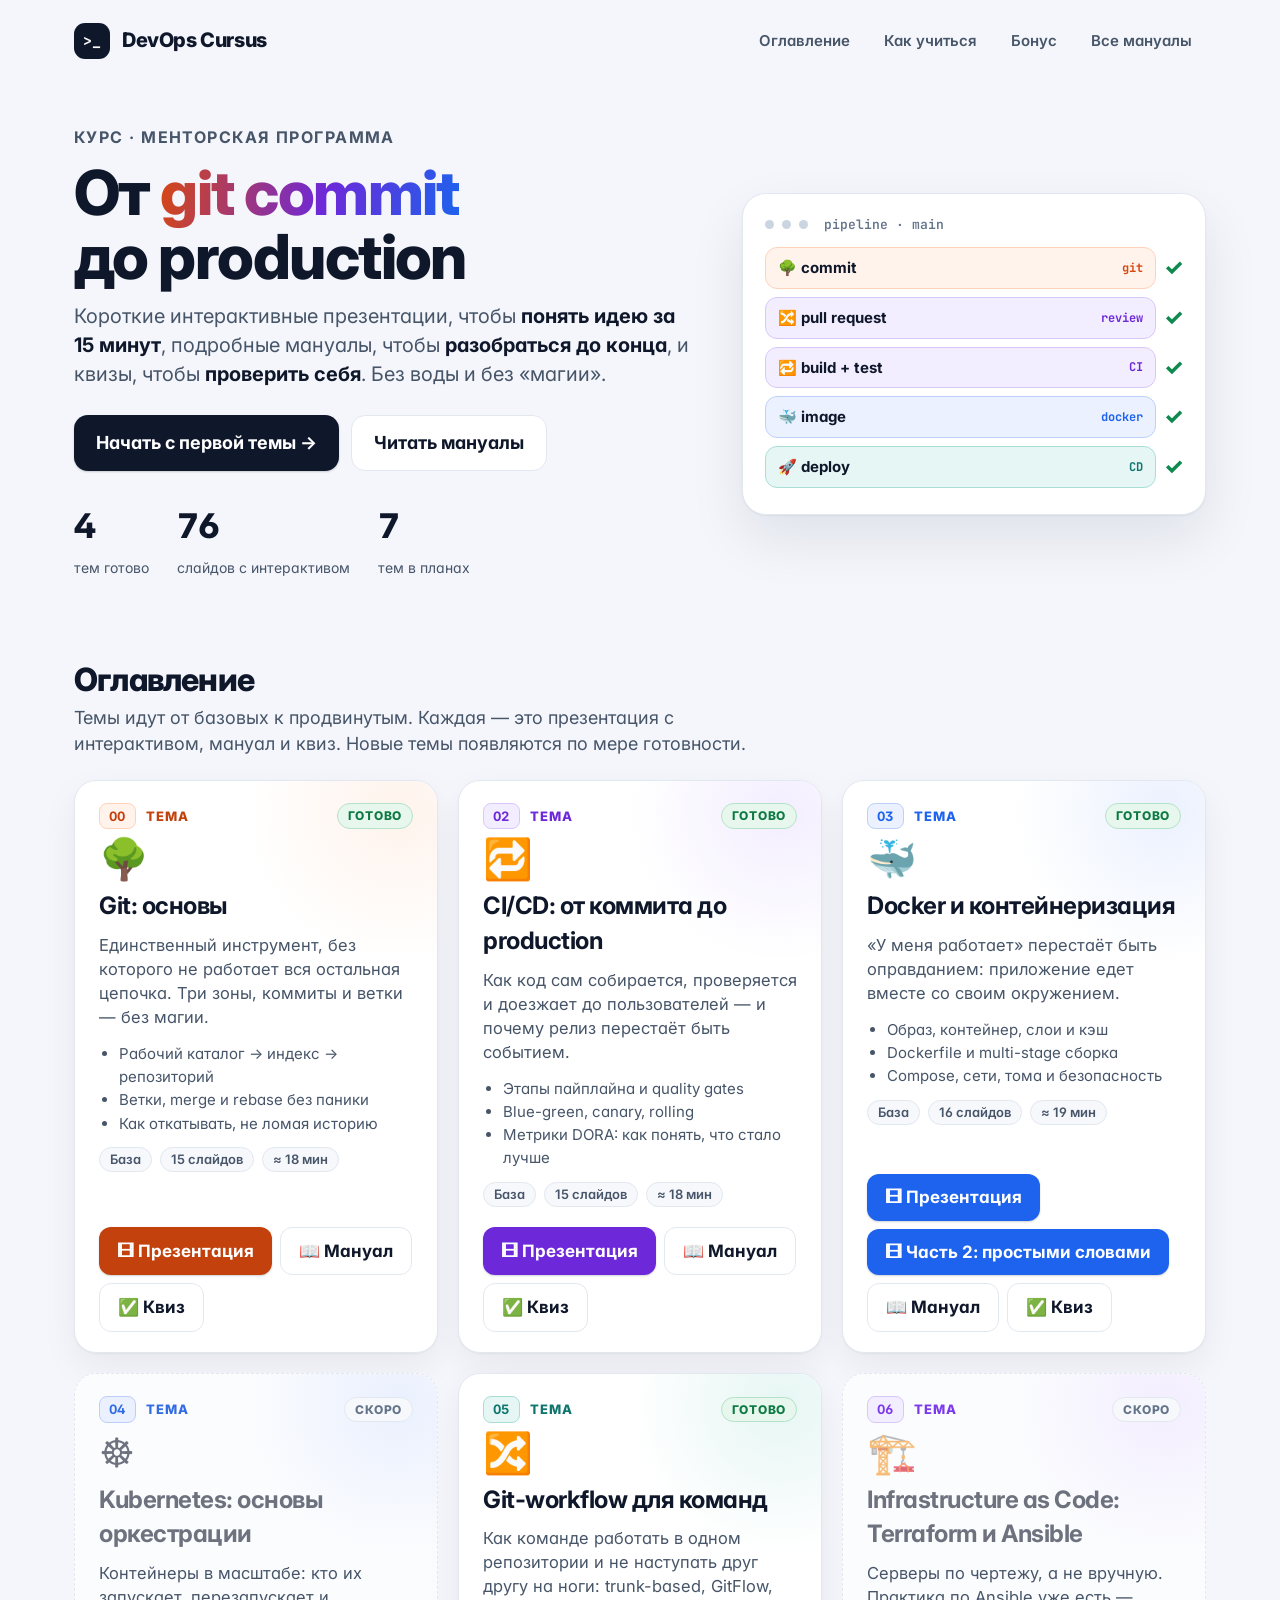
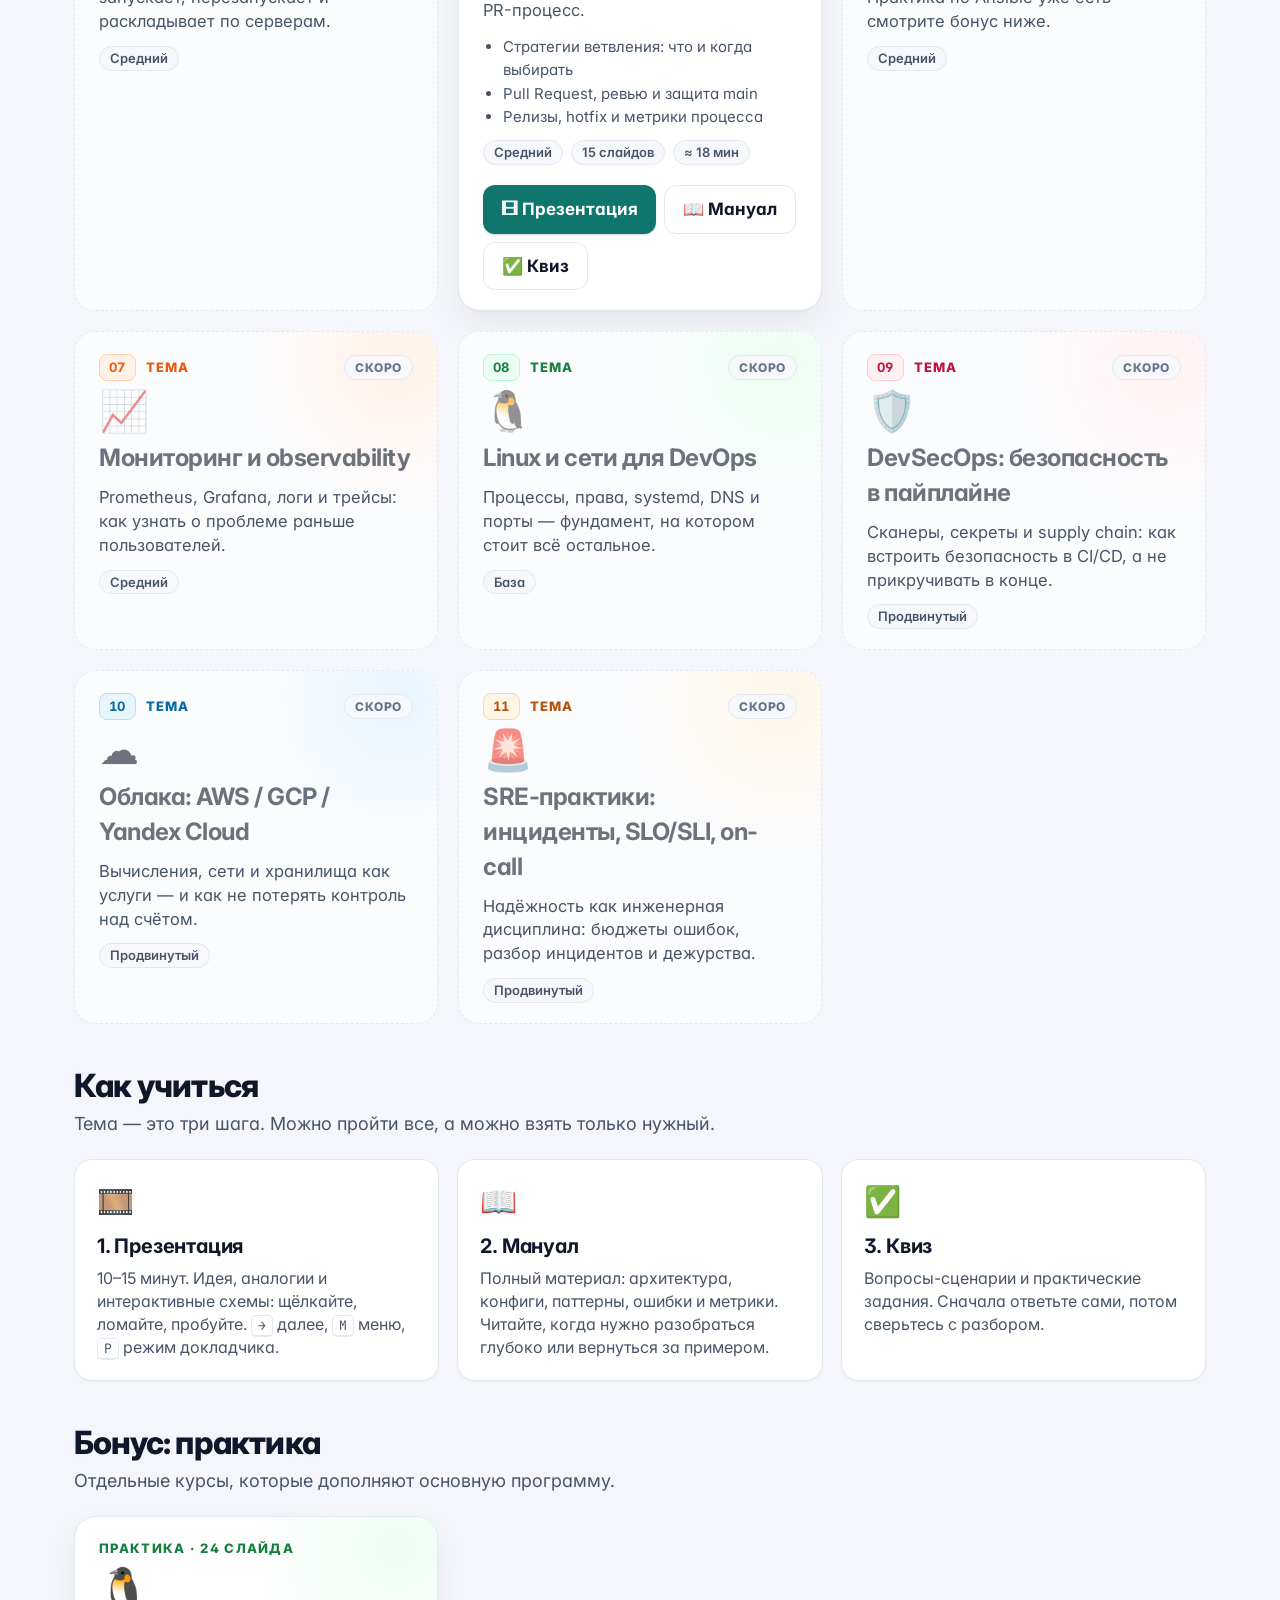
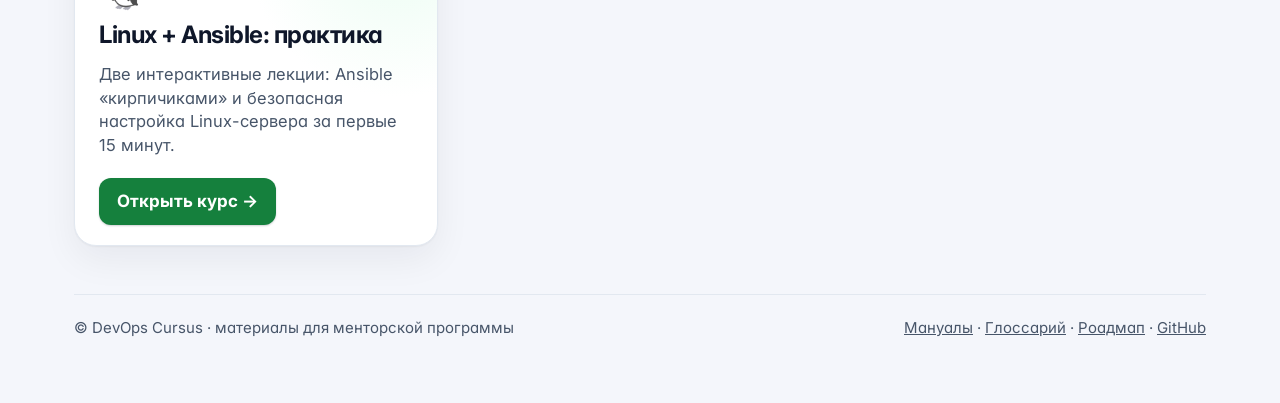
<file: site/index.html>
<!doctype html>
<html lang="ru">
<head>
<meta charset="utf-8">
<meta name="viewport" content="width=device-width, initial-scale=1">
<meta name="color-scheme" content="only light">
<meta name="theme-color" content="#f4f6fb">
<meta name="description" content="DevOps Cursus — интерактивный курс по DevOps: Git, CI/CD, Docker, Git-workflow. Презентации с интерактивом, подробные мануалы и квизы для самопроверки.">
<meta property="og:title" content="DevOps Cursus — интерактивный курс по DevOps">
<meta property="og:description" content="От git commit до production: презентации с интерактивом, подробные мануалы и квизы.">
<title>DevOps Cursus — интерактивный курс</title>
<link rel="icon" href="data:image/svg+xml,%3Csvg xmlns='http://www.w3.org/2000/svg' viewBox='0 0 64 64'%3E%3Crect x='6' y='10' width='52' height='44' rx='10' fill='%230f172a'/%3E%3Cpath d='m18 26 8 6-8 6M30 40h14' stroke='%23fff' stroke-width='4' fill='none' stroke-linecap='round' stroke-linejoin='round'/%3E%3C/svg%3E">
<link rel="preconnect" href="https://fonts.googleapis.com">
<link rel="preconnect" href="https://fonts.gstatic.com" crossorigin>
<link href="https://fonts.googleapis.com/css2?family=Inter:wght@400;500;600;700;800&family=JetBrains+Mono:wght@500;600;700&display=swap&subset=cyrillic" rel="stylesheet">
<link rel="stylesheet" href="assets/deck.css">
<link rel="stylesheet" href="assets/cursus.css">
</head>
<body class="hubpage">
<div class="hubwrap">
  <header class="topbar">
    <a class="brand" href="./"><i>&gt;_</i>DevOps Cursus</a>
    <nav aria-label="Разделы">
      <a class="keep" href="#toc">Оглавление</a>
      <a href="#how">Как учиться</a>
      <a href="#bonus">Бонус</a>
      <a class="keep" href="materials/">Все мануалы</a>
    </nav>
  </header>

  <section class="heroh">
    <div>
      <div class="kicker" style="--dom:#475569">Курс · менторская программа</div>
      <h1 style="margin-top:12px">От <em>git commit</em><br>до production</h1>
      <p class="lede">Короткие интерактивные презентации, чтобы <b>понять идею за 15 минут</b>, подробные мануалы, чтобы <b>разобраться до конца</b>, и квизы, чтобы <b>проверить себя</b>. Без воды и без «магии».</p>
      <div class="cta">
        <a class="btn acc" id="ctaStart" href="#toc" style="--accent:#0f172a;background:#0f172a">Начать с первой темы →</a>
        <a class="btn ghost" href="materials/">Читать мануалы</a>
      </div>
      <div class="herostats" id="heroStats" aria-label="Курс в цифрах"></div>
    </div>
    <div class="pipeviz" aria-hidden="true">
      <div class="pv-h"><i></i><i></i><i></i>&nbsp;pipeline · main</div>
      <div class="pipe-row" style="--c:#d9480f;--c-soft:#fff3ec;--c-line:#ffd1b8;--dl:.1s"><div class="nodeh">🌳 commit <em>git</em></div><span class="ok">✓</span></div>
      <div class="pipe-row" style="--c:#6d28d9;--c-soft:#f3eeff;--c-line:#d8c7fb;--dl:.5s"><div class="nodeh">🔀 pull request <em>review</em></div><span class="ok">✓</span></div>
      <div class="pipe-row" style="--c:#6d28d9;--c-soft:#f3eeff;--c-line:#d8c7fb;--dl:.9s"><div class="nodeh">🔁 build + test <em>CI</em></div><span class="ok">✓</span></div>
      <div class="pipe-row" style="--c:#1d63ed;--c-soft:#ebf1fe;--c-line:#bcd0fb;--dl:1.3s"><div class="nodeh">🐳 image <em>docker</em></div><span class="ok">✓</span></div>
      <div class="pipe-row" style="--c:#0f766e;--c-soft:#e6f6f4;--c-line:#a9ded7;--dl:1.7s"><div class="nodeh">🚀 deploy <em>CD</em></div><span class="ok">✓</span></div>
    </div>
  </section>

  <section class="sect" id="toc">
    <h2>Оглавление</h2>
    <p class="sub">Темы идут от базовых к продвинутым. Каждая — это презентация с интерактивом, мануал и квиз. Новые темы появляются по мере готовности.</p>
    <div class="toc" id="tocGrid"></div>
    <noscript><p>Для оглавления нужен JavaScript. Все материалы — <a href="materials/">здесь</a>.</p></noscript>
  </section>

  <section class="sect" id="how">
    <h2>Как учиться</h2>
    <p class="sub">Тема — это три шага. Можно пройти все, а можно взять только нужный.</p>
    <div class="how">
      <div class="card"><span class="hi">🎞️</span><h3>1. Презентация</h3><p>10–15 минут. Идея, аналогии и интерактивные схемы: щёлкайте, ломайте, пробуйте. <kbd>→</kbd> далее, <kbd>M</kbd> меню, <kbd>P</kbd> режим докладчика.</p></div>
      <div class="card"><span class="hi">📖</span><h3>2. Мануал</h3><p>Полный материал: архитектура, конфиги, паттерны, ошибки и метрики. Читайте, когда нужно разобраться глубоко или вернуться за примером.</p></div>
      <div class="card"><span class="hi">✅</span><h3>3. Квиз</h3><p>Вопросы-сценарии и практические задания. Сначала ответьте сами, потом сверьтесь с разбором.</p></div>
    </div>
  </section>

  <section class="sect" id="bonus">
    <h2>Бонус: практика</h2>
    <p class="sub">Отдельные курсы, которые дополняют основную программу.</p>
    <div class="bonus" id="bonusGrid"></div>
  </section>

  <footer class="hubfoot">
    <span>© DevOps Cursus · материалы для менторской программы</span>
    <span>
      <a href="materials/">Мануалы</a> ·
      <a href="materials/glossary/GLOSSARY/">Глоссарий</a> ·
      <a href="materials/ROADMAP/">Роадмап</a> ·
      <a href="https://github.com/ftonita/devops-cursus">GitHub</a>
    </span>
  </footer>
</div>

<script src="topics.js"></script>
<script>
(function () {
  "use strict";
  function el(h) { var d = document.createElement("div"); d.innerHTML = h.trim(); return d.firstChild; }
  function esc(s) { return String(s).replace(/&/g, "&amp;").replace(/</g, "&lt;"); }
  var T = window.TOPICS || [], ready = T.filter(function (t) { return t.status === "ready"; });

  var slides = ready.reduce(function (a, t) { return a + (t.slides || 0) + (t.deck2 ? t.deck2.slides || 0 : 0); }, 0);
  var mins = ready.reduce(function (a, t) { return a + (t.minutes || 0) + (t.deck2 ? t.deck2.minutes || 0 : 0); }, 0);
  var stats = [[ready.length, "тем готово"], [slides, "слайдов с интерактивом"], [T.length - ready.length, "тем в планах"]];
  document.getElementById("heroStats").innerHTML = stats.map(function (s) { return "<div><b>" + s[0] + "</b><span>" + s[1] + "</span></div>"; }).join("");

  var first = ready[0];
  if (first) document.getElementById("ctaStart").href = "slides/" + first.id + "-" + first.slug + "/";

  var grid = document.getElementById("tocGrid");
  T.forEach(function (t) {
    var cls = "tcard " + t.theme + " " + t.status, isReady = t.status === "ready";
    var base = t.id + "-" + t.slug;
    var meta = '<div class="meta"><span>' + esc(t.level) + "</span>" +
      (isReady && t.slides ? "<span>" + t.slides + " слайдов</span>" : "") +
      (isReady && t.minutes ? "<span>≈ " + t.minutes + " мин</span>" : "") + "</div>";
    var html = '<article class="' + cls + '">' +
      '<div class="tn"><b>' + t.id + '</b>Тема<span class="badge">' + (isReady ? "готово" : "скоро") + "</span></div>" +
      '<div class="ti" aria-hidden="true">' + t.icon + "</div>" +
      "<h3>" + esc(t.title) + "</h3><p>" + esc(t.pitch) + "</p>" +
      (isReady && t.bullets ? "<ul>" + t.bullets.map(function (b) { return "<li>" + esc(b) + "</li>"; }).join("") + "</ul>" : "") +
      meta +
      (isReady ? '<div class="acts"><a class="btn" href="slides/' + base + '/">🎞 Презентация</a>' +
        (t.deck2 ? '<a class="btn" href="slides/' + t.id + "-" + t.deck2.slug + '/">🎞 ' + esc(t.deck2.label) + "</a>" : "") +
        '<a class="btn ghost" href="materials/manuals/' + base + '-manual/">📖 Мануал</a>' +
        (t.quiz === false ? "" : '<a class="btn ghost" href="materials/manuals/' + base + '-quiz/">✅ Квиз</a>') + "</div>" : "") +
      "</article>";
    grid.appendChild(el(html));
  });

  var bg = document.getElementById("bonusGrid");
  (window.BONUS || []).forEach(function (b) {
    bg.appendChild(el('<a class="tcard ready ' + b.theme + '" href="' + b.href + '"><div class="tn">' + esc(b.tag) + '</div><div class="ti" aria-hidden="true">' + b.icon +
      "</div><h3>" + esc(b.title) + "</h3><p>" + esc(b.pitch) + '</p><div class="acts"><span class="btn">' + esc(b.label) + "</span></div></a>"));
  });
})();
</script>
</body>
</html>
</file>
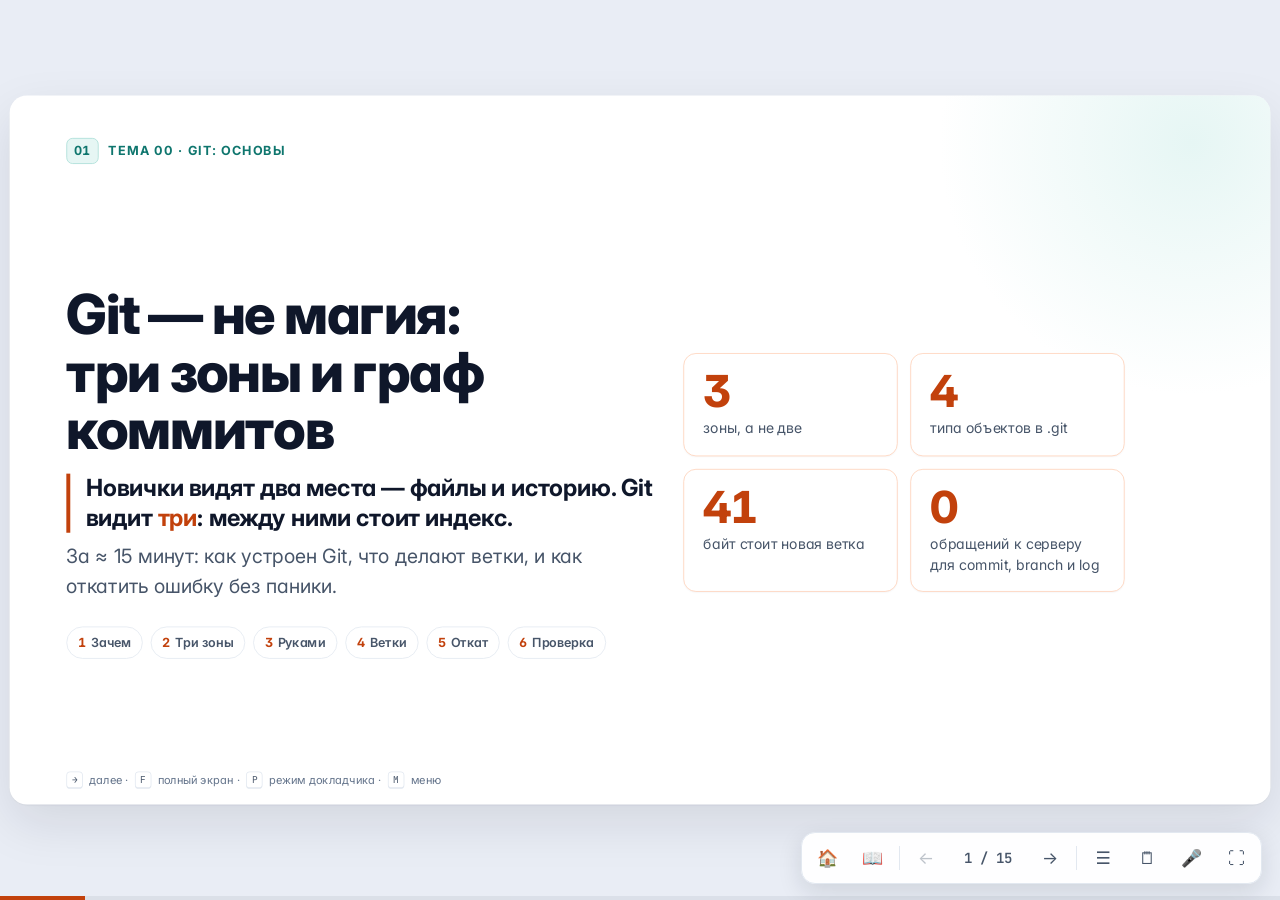
<file: site/slides/00-git/index.html>
<!doctype html>
<html lang="ru">
<head>
<meta charset="utf-8">
<meta name="viewport" content="width=device-width, initial-scale=1">
<meta name="color-scheme" content="only light">
<meta name="description" content="Git за 15 минут: три зоны (рабочий каталог, индекс, репозиторий), ветки, merge против rebase и откат без паники.">
<title>Git: основы — DevOps Cursus</title>
<link rel="icon" href="data:image/svg+xml,%3Csvg xmlns='http://www.w3.org/2000/svg' viewBox='0 0 64 64'%3E%3Crect x='6' y='10' width='52' height='44' rx='10' fill='%230f172a'/%3E%3Cpath d='m18 26 8 6-8 6M30 40h14' stroke='%23fff' stroke-width='4' fill='none' stroke-linecap='round' stroke-linejoin='round'/%3E%3C/svg%3E">
<link rel="preconnect" href="https://fonts.googleapis.com">
<link rel="preconnect" href="https://fonts.gstatic.com" crossorigin>
<link href="https://fonts.googleapis.com/css2?family=Inter:wght@400;500;600;700;800&family=JetBrains+Mono:wght@400;500;600;700&display=swap&subset=cyrillic" rel="stylesheet">
<link rel="stylesheet" href="../../assets/deck.css">
<link rel="stylesheet" href="../../assets/cursus.css">
<style>
/* Стили только этой колоды (общие компоненты — в cursus.css, сюда не выносить без нужды) */
.sim-body { gap: 12px; }
.sim-files { display: flex; flex-wrap: wrap; align-items: center; gap: 10px; }
.sim-files .lbl { font-weight: 700; color: var(--ink2); font-size: 17px; margin-right: 4px; }
.fch { font: 600 16px var(--mono); background: #fff; border: 1.5px solid var(--line); border-radius: 12px; padding: 7px 14px; cursor: pointer; color: var(--ink); }
.fch:hover { border-color: var(--accent); }
.fch[aria-pressed="true"] { border-color: var(--accent); background: var(--accent-soft); box-shadow: 0 0 0 3px var(--accent-soft); }
.sim { display: grid; grid-template-columns: repeat(3, minmax(0, 1fr)); gap: 14px; }
.zone { background: #fff; border: 1.5px solid var(--line); border-radius: 18px; padding: 14px 16px; display: flex; flex-direction: column; gap: 8px; }
.zone h3 { margin: 0; font-size: 21px; }
.zone .zs { margin: 0 0 4px; font-size: 15px; color: var(--mut); }
.frow { display: flex; justify-content: space-between; align-items: center; gap: 10px; background: var(--soft); border: 1.5px solid transparent; border-radius: 10px; padding: 7px 10px; font: 600 15px var(--mono); }
.frow .v { font: 500 14px var(--sans); color: var(--ink2); white-space: nowrap; }
.frow.hot { background: #fff4d6; border-color: #f59e0b; }
.frow.staged { background: #e7f7ee; border-color: #0e8a4f; }
.frow.cur { box-shadow: 0 0 0 2px var(--accent); }
.hl { font: 15px var(--mono); color: var(--ink2); padding: 2px 2px; }
.simstatus { margin: 0; font: 600 16px var(--mono); color: var(--ink2); }
.sim-bottom { display: grid; grid-template-columns: minmax(0, 1fr) minmax(0, 1fr); gap: 16px; align-items: stretch; }
.sim-btns { display: flex; flex-wrap: wrap; gap: 10px; align-content: flex-start; }
.sim-btns .btn { font-size: 16px; padding: 10px 14px; }
.term .warn { color: #fbbf24; }
.term pre { font-size: 16px; }

.z3 { display: grid; grid-template-columns: minmax(0, 1fr) 150px minmax(0, 1fr) 150px minmax(0, 1fr); align-items: center; gap: 8px; }
.z3 .zb { background: #fff; border: 1.5px solid var(--line); border-radius: 18px; padding: 18px 20px; display: flex; flex-direction: column; gap: 8px; min-height: 210px; }
.z3 .zb h3 { margin: 0; font-size: 22px; }
.z3 .zb p { margin: 0; font-size: 17px; color: var(--ink2); }
.z3 .zb code { font-size: 16px; }
.z3 .za { display: flex; flex-direction: column; gap: 6px; align-items: center; text-align: center; }
.z3 .za b { font: 700 16px var(--mono); color: #b03a0a; background: var(--accent-soft); border: 1px solid var(--accent-line); border-radius: 8px; padding: 4px 8px; white-space: nowrap; }
.z3 .za span { font-size: 15px; color: var(--mut); }
.z3-back { margin: 0; font-size: 16px; color: var(--ink2); }
.z3-back code { font-size: 15px; }
.z3-remote { display: flex; align-items: center; gap: 14px; background: var(--soft); border: 1.5px dashed var(--line); border-radius: 16px; padding: 12px 18px; font-size: 17px; color: var(--ink2); }
.z3-remote b { color: var(--ink); }

.gwrap { background: #fff; border: 1.5px solid var(--line); border-radius: 18px; padding: 10px 14px 12px; }
.gwrap svg { width: 100%; height: auto; display: block; }
.gn { fill: #fff; stroke: #0f172a; stroke-width: 2.5; }
.gnew { stroke: var(--accent); }
.gmerge { fill: var(--accent); stroke: var(--accent); }
.gold { fill: #fff; stroke: #64748b; stroke-width: 2; stroke-dasharray: 6 5; }
.gt { font: 700 16px var(--mono); fill: #0f172a; text-anchor: middle; dominant-baseline: central; }
.gt-w { fill: #fff; }
.gt-old { fill: #64748b; }
.ge { stroke: #0f172a; stroke-width: 3; fill: none; }
.ge-new { stroke: var(--accent); stroke-width: 3; fill: none; }
.ge-old { stroke: #64748b; stroke-width: 2.5; fill: none; stroke-dasharray: 6 5; }
.gl { font: 600 17px var(--sans); fill: var(--ink2); text-anchor: middle; }
.gl-b { font: 800 18px var(--sans); fill: var(--accent); text-anchor: middle; }
.gcap { margin: 0; font-size: 18px; color: var(--ink2); }
.gcap b { color: var(--ink); }

.chk { display: flex; align-items: center; gap: 14px; width: 100%; text-align: left; background: #fff; border: 1.5px solid var(--line); border-radius: 14px; padding: 12px 16px; font: 500 19px var(--sans); color: var(--ink); cursor: pointer; }
.chk:hover { border-color: var(--accent); }
.chk .bx { flex: none; width: 28px; height: 28px; border-radius: 8px; border: 2px solid #cbd5e1; display: grid; place-items: center; font-weight: 800; color: #fff; }
.chk[aria-pressed="true"] { border-color: #0e8a4f; background: #e7f7ee; }
.chk[aria-pressed="true"] .bx { background: #0e8a4f; border-color: #0e8a4f; }
.chk[aria-pressed="true"] .bx::after { content: "✓"; }
.chk-list { display: grid; gap: 10px; }
.chk-foot { display: flex; align-items: center; gap: 14px; flex-wrap: wrap; }
.chk-msg { margin: 0; font-size: 18px; font-weight: 700; color: var(--ink); }

.ap-row { display: grid; grid-template-columns: minmax(0, 1fr) 30px minmax(0, 1fr); gap: 10px; align-items: center; background: #fff; border: 1.5px solid var(--line); border-radius: 14px; padding: 10px 14px; }
.ap-row .ar { text-align: center; color: var(--mut); font-size: 22px; font-weight: 800; }
.ap-bad { color: #9f1239; font-size: 17px; }
.ap-good { color: #0e6b3f; font-size: 17px; }
.ap-bad b, .ap-good b { display: block; font-size: 14px; letter-spacing: .06em; text-transform: uppercase; margin-bottom: 3px; }
.ap-bad code, .ap-good code { font-size: 15px; }
.ap-list { display: grid; gap: 10px; }

.rf-cmd { font-size: 17px; }

body.flow .sim, body.flow .sim-bottom, body.flow .z3 { grid-template-columns: 1fr; }
body.flow .z3 .za { flex-direction: row; justify-content: center; }
body.flow .zone, body.flow .z3 .zb { min-height: 0; }
body.flow .ap-row { grid-template-columns: 1fr; }
body.flow .ap-row .ar { display: none; }

/* добивка вёрстки: заполнить высоту, не оставлять пустых дыр */
.zone { min-height: 300px; }
.sim-bottom .term { min-height: 230px; }
.sim-btns .btn { font-size: 18px; padding: 14px 18px; }
.z3 .zb { min-height: 300px; }
.z3 .zb p { font-size: 19px; }
.z3 .zb code { font-size: 17px; }
.gwrap { flex: 1; display: flex; align-items: center; justify-content: center; }
.gwrap svg { width: 100%; height: auto; max-height: 440px; }
.chk { padding: 18px 20px; font-size: 21px; }
.chk .ct { display: inline; }
.chk-list { gap: 12px; }
.qa-tall .flip { min-height: 180px; }
.z3-remote { padding: 18px 22px; }
body.flow .zone { min-height: 0; }
body.flow .gwrap svg { max-height: none; }

/* ревью: заполнение пустот, крупнее текст, единые размеры */
.hero .stats { display: grid; grid-template-columns: repeat(2, minmax(0, 1fr)); gap: 16px; max-width: 560px; }
.hero .stat { padding: 20px 24px; }
.hero .stat b { font-size: 56px; }
.hero .stat span { font-size: 18px; }
.props { display: grid; grid-template-columns: repeat(3, minmax(0, 1fr)); gap: 16px; }
.props .card { display: flex; flex-direction: column; gap: 8px; }
.props .card h3 { margin: 0; font-size: 22px; }
.props .card p { margin: 0; font-size: 18px; color: var(--ink2); }
.props .pi { font-size: 30px; line-height: 1; }
.pain ul { font-size: 19px; }
.z3 .zb .zl { margin-top: auto; padding-top: 12px; border-top: 1px dashed var(--line); font-size: 16px; color: var(--mut); }
.z3 .zb .zl code { font-size: 16px; }
.z3 .zb { min-height: 360px; }
.z3 .zb h3 { font-size: 26px; }
.z3-remote { font-size: 19px; }
.z3-back { font-size: 18px; }
.z3-back code { font-size: 16px; }
.ptr-body { gap: 18px; }
.ptr-body .ent .ed { font-size: 17px; }
.ptr-body .ent .et { font-size: 20px; }
.mc .q { font-size: 25px; line-height: 1.35; }
.mc .opts { gap: 12px; }
.mc .opts button { font-size: 21px; padding: 16px 20px; }
.mc .why { font-size: 19px; }
.mc .score { font-size: 16px; }
.mc .mc-foot { display: flex; align-items: center; gap: 14px; }
.flip .q { font-size: 20px; }
.flip .a { font-size: 18px; }
.flip .tap { font-size: 16px; }
.chk-list { flex: 1; grid-auto-rows: 1fr; }
.meter { height: 12px; }
.chk-msg { font-size: 20px; }
.rf .callout { font-size: 19px; }
.rf .card ul.ticks { font-size: 19px; gap: 10px; }
.rf .card h3 { margin-top: 0; }
body.flow .props { grid-template-columns: 1fr; }
body.flow .hero .stats { grid-template-columns: 1fr 1fr; }
body.flow .hero .stat b { font-size: 32px; }
body.flow .hero .stat span { font-size: 15px; }
body.flow .mc .q { font-size: 18px; }
body.flow .mc .opts button { font-size: 16px; padding: 10px 14px; }
</style>
</head>
<body class="theme-git">
<noscript><div class="noscript">Для презентации нужен JavaScript. Текстовая версия — <a href="../../materials/manuals/00-git-manual/">мануал</a>.</div></noscript>
<div class="stage">
<main class="deck" id="deck">

<!-- ======================= 01 ТИТУЛ ======================= -->
<section data-title="Git: основы" class="dom-gr">
  <div class="sh"><div class="kicker"><span class="n"></span>Тема 00 · Git: основы</div></div>
  <div class="hero">
    <div>
      <h1>Git — не магия:<br>три зоны и граф коммитов</h1>
      <p class="hook">Новички видят два места — файлы и историю. Git видит <em>три</em>: между ними стоит индекс.</p>
      <p class="lede">За ≈ 15 минут: как устроен Git, что делают ветки, и как откатить ошибку без паники.</p>
      <div class="agenda">
        <span><b>1</b>Зачем</span><span><b>2</b>Три зоны</span><span><b>3</b>Руками</span>
        <span><b>4</b>Ветки</span><span><b>5</b>Откат</span><span><b>6</b>Проверка</span>
      </div>
    </div>
    <div class="stats">
      <div class="stat"><b>3</b><span>зоны, а не две</span></div>
      <div class="stat"><b>4</b><span>типа объектов в .git</span></div>
      <div class="stat"><b>41</b><span>байт стоит новая ветка</span></div>
      <div class="stat"><b>0</b><span>обращений к серверу для commit, branch и log</span></div>
    </div>
  </div>
  <div class="hint"><kbd>→</kbd> далее · <kbd>F</kbd> полный экран · <kbd>P</kbd> режим докладчика · <kbd>M</kbd> меню</div>
  <aside class="notes">
    <p>Начать с вопроса в зал: «Кто коммитил, а потом понимал, что коммитил не то?» Пообещать, что к концу темы эта ситуация станет разбираемой.</p>
    <p>Подсказать, что все интерактивы работают без сети, а клавиши стрелок листают слайды.</p>
  </aside>
</section>

<!-- ======================= 02 БЫЛО / СТАЛО ======================= -->
<section data-title="Зачем Git" class="dom-fw">
  <div class="sh">
    <div class="kicker"><span class="n"></span>Зачем</div>
    <h2>Без истории откат — это бэкап, с Git — команда</h2>
    <p class="lede">Git превращает «откатить» из аварийной процедуры в обычную операцию.</p>
  </div>
  <div class="body col">
    <div class="pain">
      <div class="was"><h3>😖 Без системы контроля версий</h3><ul><li>История в папках <code class="i">project_final_v2_ПРАВКИ_ok/</code></li><li>Непонятно, кто и зачем поменял строку, из-за которой упал прод</li><li>Два человека не могут править один проект без ручной склейки</li></ul></div>
      <div class="arrow">→</div>
      <div class="now"><h3>😌 С Git</h3><ul><li>Каждое изменение с автором, датой и сообщением</li><li>Любая версия воспроизводится по её идентификатору</li><li>Откат — обычная операция: <code class="i">git revert</code></li></ul></div>
    </div>
    <div class="analogy"><span class="ai">💡</span><div><span class="al">Аналогия</span>Коммит — не список правок, а фотография всего проекта в конкретный момент. Поэтому любые два момента можно сравнить между собой.</div></div>
    <div class="props">
      <div class="card"><span class="pi">🌐</span><h3>Распределённость</h3><p>У каждого — полный репозиторий с историей. Коммит, ветка, лог и откат работают без сети.</p></div>
      <div class="card"><span class="pi">📸</span><h3>Снимки, а не дельты</h3><p>Каждый коммит хранит состояние всего дерева; неизменённые файлы переиспользуются.</p></div>
      <div class="card"><span class="pi">#️⃣</span><h3>Адрес = хеш содержимого</h3><p>Изменилось содержимое — изменился идентификатор. Историю нельзя подправить незаметно.</p></div>
    </div>
  </div>
  <aside class="notes">
    <p>Показать две картинки: папку «final_v2_ПРАВКИ_ok» и граф коммитов. Спросить зал, кто видел первое у себя.</p>
    <p>Главная мысль: Git — это не «сохранялка», а история с авторами и откатами.</p>
  </aside>
</section>

<!-- ======================= 03 ТРИ ЗОНЫ (схема) ======================= -->
<section data-title="Три зоны" class="dom-gr">
  <div class="sh">
    <div class="kicker"><span class="n"></span>Ключевая идея</div>
    <h2>Git видит три зоны, а не две</h2>
    <p class="lede">Между файлами и историей стоит индекс — это то, что войдёт в следующий коммит.</p>
  </div>
  <div class="body col" style="gap:18px">
    <div class="z3">
      <div class="zb"><h3>Рабочий каталог</h3><p>Файлы, которые вы правите в редакторе.</p><p><code class="i">working directory</code></p><div class="zl">Что не в индексе: <code class="i">git diff</code></div></div>
      <div class="za"><b>git add</b><span>в индекс</span></div>
      <div class="zb"><h3>Индекс</h3><p>Подготовленный снимок: что войдёт в коммит.</p><p><code class="i">staging area</code></p><div class="zl">Что уйдёт в коммит: <code class="i">git diff --staged</code></div></div>
      <div class="za"><b>git commit</b><span>в историю</span></div>
      <div class="zb"><h3>Репозиторий</h3><p>Неизменяемые коммиты в <code class="i">.git</code>.</p><p><code class="i">history</code></p><div class="zl">История: <code class="i">git log --oneline</code></div></div>
    </div>
    <p class="z3-back">Назад: <code class="i">git restore</code> (диск ← индекс), <code class="i">git restore --staged</code> (индекс ← репозиторий), <code class="i">git reset</code>.</p>
    <div class="z3-remote"><b>origin</b><span>удалённый репозиторий: <code class="i">git push</code> отправляет, <code class="i">git fetch</code> скачивает. Локальная работа без сети не требует origin.</span></div>
  </div>
  <aside class="notes">
    <p>Пройти стрелками слева направо. Подчеркнуть: индекс нужен, чтобы коммит не обязан был совпадать с диском.</p>
    <p>Следующий слайд — это же самое, но руками.</p>
  </aside>
</section>

<!-- ======================= 04 ИНТЕРАКТИВ: СИМУЛЯТОР ЗОН ======================= -->
<section data-title="Симулятор: три зоны" class="dom-gr">
  <div class="sh">
    <div class="kicker"><span class="n"></span>Попробуйте сами</div>
    <h2>Нажимайте команды — смотрите, куда уходит файл</h2>
  </div>
  <div class="body col sim-body">
    <div class="sim-files" role="group" aria-label="Текущий файл">
      <span class="lbl">Текущий файл:</span>
      <button class="fch" data-file="app.py" aria-pressed="true">app.py</button>
      <button class="fch" data-file="utils.py" aria-pressed="false">utils.py</button>
      <button class="fch" data-file="README.md" aria-pressed="false">README.md</button>
    </div>
    <div class="sim">
      <div class="zone"><h3>Рабочий каталог</h3><p class="zs">файлы в редакторе</p><div id="zWd"></div></div>
      <div class="zone"><h3>Индекс</h3><p class="zs">то, что войдёт в коммит</p><div id="zIdx"></div></div>
      <div class="zone"><h3>Репозиторий</h3><p class="zs">неизменяемая история</p><div id="zRepo"></div></div>
    </div>
    <p class="simstatus" id="simStatus"></p>
    <div class="sim-bottom">
      <div class="sim-btns">
        <button class="btn acc" data-act="edit">✏️ Правка файла</button>
        <button class="btn" data-act="add">git add</button>
        <button class="btn" data-act="commit">git commit</button>
        <button class="btn" data-act="restore">git restore</button>
        <button class="btn" data-act="unstage">git restore --staged</button>
        <button class="btn ghost" data-act="reset">git reset --hard</button>
        <button class="btn ghost" id="simReset">⟲ Сбросить всё</button>
      </div>
      <div class="term"><div class="tt"><i></i><i></i><i></i>&nbsp;журнал команд</div><pre id="simLog" aria-live="polite"></pre></div>
    </div>
  </div>
  <aside class="notes">
    <p>Дать 30 секунд самим: «Правка → add → commit». Потом спросить: что будет после «git restore»? Ответ: диск вернётся к индексу, индекс не тронут.</p>
    <p>Показать «git reset --hard»: всё несохранённое пропадает. Это самая опасная кнопка, поэтому в журнале она красная.</p>
  </aside>
</section>

<!-- ======================= 05 ССЫЛКИ: КОММИТ, ВЕТКА, HEAD ======================= -->
<section data-title="Коммит, ветка, HEAD" class="dom-dk">
  <div class="sh">
    <div class="kicker"><span class="n"></span>Объекты и указатели</div>
    <h2>Ветка — это указатель на коммит, а не копия файлов</h2>
    <p class="lede">Создать ветку стоит почти ничего: это запись на 41 байт с хешем коммита.</p>
  </div>
  <div class="body split ptr-body">
    <div class="l">
      <script type="text/x-code" data-lang="bash" data-title="terminal: ветка — это файл" data-cls="grow lg">
        $ git switch -c feature
        Switched to a new branch 'feature'
        $ cat .git/HEAD
        ref: refs/heads/feature
        $ cat .git/refs/heads/feature
        9f8e7d6c5b4a39281706f5e4d3c2b1a098765432
        $ wc -c < .git/refs/heads/feature
        41
      </script>
      <div class="analogy"><span class="ai">💡</span><div><span class="al">41 байт</span>40 hex-символов хеша SHA-1 и перевод строки. Ни одного скопированного файла.</div></div>
    </div>
    <div class="r">
      <div class="ent dom-dk"><div class="ei">C</div><div><div class="et">Коммит</div><div class="ed">Снимок всего дерева файлов + автор, дата, сообщение, ссылка на родителя.</div></div></div>
      <div class="ent dom-dk"><div class="ei">B</div><div><div class="et">Ветка</div><div class="ed">Подвижный указатель на один коммит: <code class="i">refs/heads/main</code>.</div></div></div>
      <div class="ent dom-dk"><div class="ei">H</div><div><div class="et">HEAD</div><div class="ed">«Где я сейчас». Обычно ссылка на ветку, а не на коммит.</div></div></div>
      <div class="ent dom-dk"><div class="ei">D</div><div><div class="et">Detached HEAD</div><div class="ed">HEAD смотрит прямо на коммит: новые коммиты не привязаны к ветке и легко теряются.</div></div></div>
      <div class="ent dom-dk"><div class="ei">T</div><div><div class="et">Тег</div><div class="ed">Неподвижная метка. Для релизов используйте annotated tag.</div></div></div>
      <div class="ent dom-dk"><div class="ei">O</div><div><div class="et">origin</div><div class="ed">Просто имя URL, из которого клонировали. Не «главный сервер».</div></div></div>
    </div>
  </div>
  <aside class="notes">
    <p>Ключевая фраза: ветка — подвижный указатель. Создали ветку — ничего не скопировали, просто записали хеш.</p>
    <p>Спросить: что случится с коммитом, если HEAD «отвязан»? Ответ — он висит без ветки и уйдёт при переключении.</p>
  </aside>
</section>

<!-- ======================= 06 ИНТЕРАКТИВ: ГРАФ ВЕТОК ======================= -->
<section data-title="Граф: merge и rebase" class="dom-dk">
  <div class="sh">
    <div class="kicker"><span class="n"></span>Ветки</div>
    <h2>Merge сохраняет историю, rebase переписывает её</h2>
  </div>
  <div class="body col" style="gap:14px">
    <div class="tabs" data-group="graph" role="tablist" aria-label="Способ интеграции">
      <button role="tab" data-tab="ff" data-default>Fast-forward</button>
      <button role="tab" data-tab="merge">Three-way merge</button>
      <button role="tab" data-tab="rebase">Rebase</button>
    </div>

    <div data-pane="ff" data-group="graph" class="gwrap">
      <svg viewBox="40 30 820 190" role="img" aria-label="Fast-forward: main переносится вперёд по прямой линии">
        <line class="ge" x1="112" y1="120" x2="228" y2="120"/>
        <line class="ge" x1="272" y1="120" x2="388" y2="120"/>
        <line class="ge" x1="432" y1="120" x2="548" y2="120"/>
        <line class="ge-new" x1="592" y1="120" x2="708" y2="120"/>
        <circle class="gn" cx="90" cy="120" r="22"/><text class="gt" x="90" y="120">C1</text>
        <circle class="gn" cx="250" cy="120" r="22"/><text class="gt" x="250" y="120">C2</text>
        <circle class="gn" cx="410" cy="120" r="22"/><text class="gt" x="410" y="120">C3</text>
        <circle class="gn gnew" cx="570" cy="120" r="22"/><text class="gt" x="570" y="120">C4</text>
        <circle class="gn gnew" cx="730" cy="120" r="22"/><text class="gt" x="730" y="120">C5</text>
        <text class="gl-b" x="410" y="66">main (до слияния)</text>
        <text class="gl-b" x="730" y="66">main и feature</text>
        <text class="gl" x="570" y="190">указатель main просто переносится на C5</text>
      </svg>
    </div>
    <div data-pane="merge" data-group="graph" class="gwrap">
      <svg viewBox="40 30 920 280" role="img" aria-label="Three-way merge: две ветки сходятся в merge-коммит с двумя родителями">
        <line class="ge" x1="112" y1="110" x2="228" y2="110"/>
        <line class="ge" x1="272" y1="110" x2="388" y2="110"/>
        <line class="ge" x1="452" y1="110" x2="778" y2="110"/>
        <line class="ge-new" x1="250" y1="110" x2="410" y2="240"/>
        <line class="ge-new" x1="452" y1="240" x2="598" y2="240"/>
        <line class="ge-new" x1="620" y1="240" x2="780" y2="122"/>
        <circle class="gn" cx="90" cy="110" r="22"/><text class="gt" x="90" y="110">C1</text>
        <circle class="gn" cx="250" cy="110" r="22"/><text class="gt" x="250" y="110">C2</text>
        <circle class="gn" cx="430" cy="110" r="22"/><text class="gt" x="430" y="110">C3</text>
        <circle class="gn gnew" cx="430" cy="240" r="22"/><text class="gt" x="430" y="240">C4</text>
        <circle class="gn gnew" cx="620" cy="240" r="22"/><text class="gt" x="620" y="240">C5</text>
        <circle class="gmerge" cx="800" cy="110" r="24"/><text class="gt gt-w" x="800" y="110">C6</text>
        <text class="gl-b" x="430" y="62">main</text>
        <text class="gl-b" x="620" y="290">feature</text>
        <text class="gl" x="800" y="62">merge-коммит: два родителя</text>
      </svg>
    </div>
    <div data-pane="rebase" data-group="graph" class="gwrap">
      <svg viewBox="40 30 860 280" role="img" aria-label="Rebase: коммиты feature переписаны поверх main с новыми хешами">
        <line class="ge" x1="112" y1="110" x2="228" y2="110"/>
        <line class="ge" x1="272" y1="110" x2="408" y2="110"/>
        <line class="ge" x1="452" y1="110" x2="588" y2="110"/>
        <line class="ge-new" x1="632" y1="110" x2="768" y2="110"/>
        <line class="ge-old" x1="250" y1="110" x2="378" y2="240"/>
        <line class="ge-old" x1="422" y1="240" x2="548" y2="240"/>
        <circle class="gn" cx="90" cy="110" r="22"/><text class="gt" x="90" y="110">C1</text>
        <circle class="gn" cx="250" cy="110" r="22"/><text class="gt" x="250" y="110">C2</text>
        <circle class="gn" cx="430" cy="110" r="22"/><text class="gt" x="430" y="110">C3</text>
        <circle class="gn gnew" cx="610" cy="110" r="22"/><text class="gt" x="610" y="110">C4′</text>
        <circle class="gn gnew" cx="790" cy="110" r="22"/><text class="gt" x="790" y="110">C5′</text>
        <circle class="gold" cx="400" cy="240" r="22"/><text class="gt gt-old" x="400" y="240">C4</text>
        <circle class="gold" cx="570" cy="240" r="22"/><text class="gt gt-old" x="570" y="240">C5</text>
        <text class="gl-b" x="790" y="62">main и feature</text>
        <text class="gl" x="700" y="180">C4′ и C5′ — копии с новыми хешами</text>
        <text class="gl" x="485" y="290">старые C4, C5 — отброшены</text>
      </svg>
    </div>

    <p class="gcap" data-pane="ff" data-group="graph"><b>Fast-forward:</b> в main не появилось новых коммитов, поэтому слияние — это просто перенос указателя. Merge-коммита нет, история линейна.</p>
    <p class="gcap" data-pane="merge" data-group="graph"><b>Merge:</b> обе ветки получили коммиты, Git создаёт merge-коммит с двумя родителями. История сохранена как была.</p>
    <p class="gcap" data-pane="rebase" data-group="graph"><b>Rebase:</b> коммиты feature переписаны поверх main с новыми хешами. История линейна, но переписана. Поэтому — только для неопубликованных веток.</p>
  </div>
  <aside class="notes">
    <p>Переключить вкладки по порядку: fast-forward, merge, rebase. На каждой показать, сколько родителей у результата.</p>
    <p>Главное правило слайда: rebase переписывает хеши. Если ветку уже видел кто-то ещё, rebase ломает у него историю.</p>
  </aside>
</section>

<!-- ======================= 07 КОНФЛИКТ (шаги, код) ======================= -->
<section data-title="Конфликт слияния" class="dom-gr">
  <div class="sh">
    <div class="kicker"><span class="n"></span>Конфликт</div>
    <h2>Конфликт — не авария: Git просто просит решить</h2>
    <p class="lede">Нажмите на блок кода или листайте <kbd>→</kbd>: подсвечивается шаг и пояснение справа.</p>
  </div>
  <div class="body split">
    <div class="l">
      <script type="text/x-code" data-lang="text" data-title="terminal · src/payment.py" data-cls="grow lg">
        #@status
        $ git merge origin/main
        CONFLICT (content): Merge conflict in src/payment.py
        $ git status --short
        UU src/payment.py
        #@markers
        <<<<<<< HEAD
            retries = 3
        =======
            retries = 5
        >>>>>>> origin/main
        #@add
        $ git add src/payment.py
        #@commit
        $ git commit
      </script>
    </div>
    <div class="r viz">
      <div class="ent dom-gr" data-k="status"><div class="ei">1</div><div><div class="et">Список конфликтов</div><div class="ed"><code class="i">UU</code> — файл в конфликте. Git не угадывает: он остановился.</div></div></div>
      <div class="ent dom-gr" data-k="markers"><div class="ei">2</div><div><div class="et">Правка маркеров</div><div class="ed">Уберите <code class="i">&lt;&lt;&lt;</code>, <code class="i">===</code>, <code class="i">&gt;&gt;&gt;</code>, оставьте верный код. Сверху — ваша ветка (HEAD), снизу — вливаемая.</div></div></div>
      <div class="ent dom-gr" data-k="add"><div class="ei">3</div><div><div class="et">git add</div><div class="ed">Означает «конфликт разрешён» для этого файла.</div></div></div>
      <div class="ent dom-gr" data-k="commit"><div class="ei">4</div><div><div class="et">git commit</div><div class="ed">Создаёт merge-коммит. Передумали — <code class="i">git merge --abort</code>.</div></div></div>
    </div>
  </div>
  <aside class="notes">
    <p>Пройти четыре шага стрелкой. Подчеркнуть: маркеры одинаковы и при merge, и при rebase, отличается итоговая история.</p>
    <p>Фраза для зала: «Конфликт — это вопрос, а не ошибка».</p>
  </aside>
</section>

<!-- ======================= 08 ПРАКТИКА: ЦИКЛ ПО ШАГАМ ======================= -->
<section data-title="Ежедневный цикл" class="dom-gr">
  <div class="sh">
    <div class="kicker"><span class="n"></span>Практика</div>
    <h2>Ежедневный цикл: проверить, добавить, зафиксировать</h2>
    <p class="lede">Пять команд вокруг каждого коммита: посмотреть, отобрать, проверить, зафиксировать, сверить граф.</p>
  </div>
  <div class="body split">
    <div class="l">
      <script type="text/x-code" data-lang="bash" data-title="terminal" data-cls="grow lg">
        #@status
        $ git status --short --branch
        ## main...origin/main [ahead 1]
        MM src/payment.py
        ?? notes.txt
        #@add
        $ git add -p
        #@diff
        $ git diff --staged
        #@commit
        $ git commit -m "fix(payment): retry on 502"
        #@log
        $ git log --oneline --graph --decorate --all
      </script>
    </div>
    <div class="r viz">
      <div class="ent dom-gr" data-k="status"><div class="ei">1</div><div><div class="et">Что изменилось</div><div class="ed">Две колонки статуса — индекс и рабочий каталог. Строка <code class="i">##</code> — ветка и отставание от origin.</div></div></div>
      <div class="ent dom-gr" data-k="add"><div class="ei">2</div><div><div class="et">Кусок за куском</div><div class="ed"><code class="i">add -p</code> кладёт в индекс только нужные фрагменты.</div></div></div>
      <div class="ent dom-gr" data-k="diff"><div class="ei">3</div><div><div class="et">Что уйдёт в коммит</div><div class="ed"><code class="i">diff --staged</code> — индекс против HEAD, ровно содержимое коммита.</div></div></div>
      <div class="ent dom-gr" data-k="commit"><div class="ei">4</div><div><div class="et">Коммит</div><div class="ed">Индекс становится снимком. Сообщение — в императиве, с ответом «зачем».</div></div></div>
      <div class="ent dom-gr" data-k="log"><div class="ei">5</div><div><div class="et">Проверка графа</div><div class="ed">Все ветки и коммиты в одном виде. Ошибки видны до push.</div></div></div>
    </div>
  </div>
  <aside class="notes">
    <p>Пройти пять шагов. Спросить зал: какой из них чаще всего пропускают? Обычно это <code>status</code> и <code>diff --staged</code>.</p>
  </aside>
</section>

<!-- ======================= 09 ТЕСТ 1 ======================= -->
<section data-title="Проверьте себя: индекс" class="dom-id">
  <div class="sh">
    <div class="kicker"><span class="n"></span>Проверка</div>
    <h2>Что попадёт в коммит?</h2>
  </div>
  <div class="body split n44">
    <div class="l">
      <script type="text/x-code" data-lang="bash" data-title="terminal: перед коммитом" data-cls="lg">
        $ git add app.py
        $ git status --short
        M  app.py
         M utils.py
        $ git commit -m "fix: validate input"
      </script>
      <p class="small muted" style="margin:0">Первая колонка статуса — индекс, вторая — рабочий каталог.</p>
    </div>
    <div class="r">
    <div class="mc" data-correct="1">
      <div class="q">Вы поправили <code class="i">app.py</code> и <code class="i">utils.py</code>, но выполнили только <code class="i">git add app.py</code>. Что войдёт в <code class="i">git commit</code>?</div>
      <div class="opts">
        <button>Оба файла: commit всегда берёт рабочий каталог</button>
        <button>Только app.py: commit фиксирует индекс</button>
        <button>Ничего: без <code class="i">git add -A</code> коммит пустой</button>
      </div>
      <div class="why"><b>Почему так.</b> Коммит фиксирует индекс, а не диск. Индекс — это то, что вы подготовили через <code class="i">git add</code>. Поэтому <code class="i">utils.py</code> останется в рабочем каталоге до следующего коммита.</div>
      <div class="mc-foot"><span class="score" aria-live="polite"></span><button class="btn ghost sm reset">⟲ Ещё раз</button></div>
    </div>
    </div>
  </div>
  <aside class="notes"><p>Дать 20 секунд подумать. Самый частый ответ — «оба», это и есть проверка понимания индекса.</p></aside>
</section>

<!-- ======================= 10 ИНТЕРАКТИВ: ОТКАТ (ситуация → команда) ======================= -->
<section data-title="Откат: ситуация → команда" class="dom-fw">
  <div class="sh">
    <div class="kicker"><span class="n"></span>Ошибки и откат</div>
    <h2>Что случилось → какая команда отменит</h2>
    <p class="lede">Нажмите на ситуацию: появится команда. Почти всё в Git обратимо, нужно выбрать правильный инструмент.</p>
  </div>
  <div class="qa qa-tall" style="grid-template-columns: repeat(2, minmax(0,1fr))">
    <button class="flip" aria-expanded="false"><span class="q">Правил файл, ещё не добавлял — вернуть как было</span><span class="a"><code class="i">git restore app.py</code> — правки на диске отброшены, файл снова как в индексе.</span><span class="tap">показать команду →</span></button>
    <button class="flip" aria-expanded="false"><span class="q">Случайно сделал git add, правки нужно оставить</span><span class="a"><code class="i">git restore --staged app.py</code> — файл уходит из индекса, правки на диске целы.</span><span class="tap">показать команду →</span></button>
    <button class="flip" aria-expanded="false"><span class="q">Последний коммит не отправлен, хочу его убрать, но сохранить код</span><span class="a"><code class="i">git reset HEAD~1</code> — ветка сдвигается назад, изменения остаются на диске.</span><span class="tap">показать команду →</span></button>
    <button class="flip" aria-expanded="false"><span class="q">Коммит уже в общей ветке на сервере</span><span class="a"><code class="i">git revert &lt;sha&gt;</code> — новый коммит, отменяющий изменения. История не переписывается.</span><span class="tap">показать команду →</span></button>
    <button class="flip" aria-expanded="false"><span class="q">Сделал reset --hard и потерял коммит</span><span class="a"><code class="i">git reflog</code>, затем <code class="i">git switch -c rescue &lt;sha&gt;</code>. Работает для закоммиченного.</span><span class="tap">показать команду →</span></button>
    <button class="flip" aria-expanded="false"><span class="q">Срочно переключиться, а работа не готова</span><span class="a"><code class="i">git stash push -m "wip"</code>, позже — <code class="i">git stash pop</code>.</span><span class="tap">показать команду →</span></button>
  </div>
  <aside class="notes">
    <p>Пройти шесть карточек, каждую открыть самим залом. Спросить: какая из них опасна? Ответ: reset --hard — незакоммиченное не вернуть даже reflog-ом.</p>
  </aside>
</section>

<!-- ======================= 11 ОШИБКИ: что ломается → как правильно ======================= -->
<section data-title="Ошибки и антипаттерны" class="dom-fw">
  <div class="sh">
    <div class="kicker"><span class="n"></span>Антипаттерны</div>
    <h2>Что ломается — и как сделать правильно</h2>
  </div>
  <div class="body col ap-list">
    <div class="ap-row">
      <div class="ap-bad"><b>Что ломается</b><code class="i">git add .</code> не глядя: в коммит уходят <code class="i">.env</code> и дампы</div>
      <div class="ar">→</div>
      <div class="ap-good"><b>Как правильно</b><code class="i">git status</code>, затем <code class="i">git add -p</code>; полноценный <code class="i">.gitignore</code></div>
    </div>
    <div class="ap-row">
      <div class="ap-bad"><b>Что ломается</b><code class="i">git push --force</code> в общую ветку затирает чужие коммиты</div>
      <div class="ar">→</div>
      <div class="ap-good"><b>Как правильно</b>Только свои ветки и <code class="i">--force-with-lease</code>; в общих — <code class="i">revert</code></div>
    </div>
    <div class="ap-row">
      <div class="ap-bad"><b>Что ломается</b>«Потом удалим коммит» с секретом: ключ уже в клонах и кэше CI</div>
      <div class="ar">→</div>
      <div class="ap-good"><b>Как правильно</b>Сразу ротировать секрет; <code class="i">gitleaks</code> в pre-commit</div>
    </div>
    <div class="ap-row">
      <div class="ap-bad"><b>Что ломается</b><code class="i">git reset --hard</code> «на всякий случай» — незакоммиченное пропало</div>
      <div class="ar">→</div>
      <div class="ap-good"><b>Как правильно</b>Сначала <code class="i">git stash</code> или <code class="i">git switch -c backup</code></div>
    </div>
    <div class="ap-row">
      <div class="ap-bad"><b>Что ломается</b>Работа в detached HEAD: коммиты «исчезают» при переключении</div>
      <div class="ar">→</div>
      <div class="ap-good"><b>Как правильно</b>Смотреть <code class="i">git status</code>; сохранить — <code class="i">git switch -c &lt;branch&gt;</code></div>
    </div>
    <div class="ap-row">
      <div class="ap-bad"><b>Что ломается</b>«Клонирую заново, когда Git ругается» — теряются ветки и работа</div>
      <div class="ar">→</div>
      <div class="ap-good"><b>Как правильно</b>Прочитать сообщение Git: в нём почти всегда есть нужная команда</div>
    </div>
  </div>
  <aside class="notes">
    <p>Не читать таблицу целиком: выбрать две строки, которые зал узнаёт сам. Чаще всего узнают «git add .» и «клонирую заново».</p>
  </aside>
</section>

<!-- ======================= 12 ИНТЕРАКТИВ: ЧЕК-ЛИСТ ======================= -->
<section data-title="Чек-лист перед коммитом" class="dom-gr">
  <div class="sh">
    <div class="kicker"><span class="n"></span>Чек-лист</div>
    <h2>Пять проверок перед коммитом</h2>
    <p class="lede">Отмечайте по ходу: полминуты проверки экономят часы чистки истории.</p>
  </div>
  <div class="body col" style="gap:16px">
    <div class="chk-list">
      <button class="chk" aria-pressed="false"><span class="bx"></span><span class="ct">Проверил <code class="i">git status</code>: что реально изменилось</span></button>
      <button class="chk" aria-pressed="false"><span class="bx"></span><span class="ct">Посмотрел <code class="i">git diff --staged</code>: ровно то, что уйдёт в коммит</span></button>
      <button class="chk" aria-pressed="false"><span class="bx"></span><span class="ct">Нет секретов и <code class="i">.env</code>: <code class="i">.gitignore</code> настроен до первого коммита</span></button>
      <button class="chk" aria-pressed="false"><span class="bx"></span><span class="ct">Сообщение в императиве: «добавь», «исправь», с ответом «зачем»</span></button>
      <button class="chk" aria-pressed="false"><span class="bx"></span><span class="ct">Один коммит — одно логическое изменение</span></button>
    </div>
    <div class="meter" aria-hidden="true"><i id="chkMeter" style="width:0;background:var(--accent)"></i></div>
    <div class="chk-foot">
      <p class="chk-msg" id="chkMsg" aria-live="polite">Пройдено 0 из 5</p>
      <button class="btn ghost" id="chkReset">⟲ Сбросить</button>
    </div>
  </div>
  <aside class="notes">
    <p>Попросить зал назвать шестой пункт. Обычно из зала приходит «git push», это хороший повод сказать: push — после всех пяти.</p>
  </aside>
</section>

<!-- ======================= 13 ТЕСТ 2 ======================= -->
<section data-title="Проверьте себя: откат" class="dom-id">
  <div class="sh">
    <div class="kicker"><span class="n"></span>Проверка</div>
    <h2>Баг уже в общем main. Что делаем?</h2>
  </div>
  <div class="body split n44">
    <div class="l">
      <script type="text/x-code" data-lang="bash" data-title="terminal: история main" data-cls="lg">
        $ git log --oneline -3 origin/main
        7c1d9ab (origin/main, main) feat: retry policy
        3e4f5a6 docs: payment readme
        b8c9d0e fix: timeout on 504
        # 7c1d9ab с багом, коллеги уже сделали pull
      </script>
    </div>
    <div class="r">
    <div class="mc" data-correct="1">
      <div class="q">Коммит с багом уже отправлен в общую ветку <code class="i">main</code>, и коллеги его забрали. Какая последовательность правильна?</div>
      <div class="opts">
        <button><code class="i">git reset --hard HEAD~1</code>, затем <code class="i">git push --force</code></button>
        <button><code class="i">git revert &lt;sha&gt;</code>, затем обычный <code class="i">git push</code></button>
        <button><code class="i">git commit --amend</code>, затем <code class="i">git push --force-with-lease</code></button>
      </div>
      <div class="why"><b>Почему так.</b> В общей ветке история не переписывается: <code class="i">revert</code> добавляет обратный коммит, его можно просто отправить. Остальные варианты переписывают то, что коллеги уже забрали. <code class="i">--force-with-lease</code> лишь не затрёт чужие новые коммиты — хеши всё равно поменяются.</div>
      <div class="mc-foot"><span class="score" aria-live="polite"></span><button class="btn ghost sm reset">⟲ Ещё раз</button></div>
    </div>
    </div>
  </div>
  <aside class="notes"><p>Дать 20 секунд. Разобрать, почему «force-with-lease» не равно «безопасно для общей ветки».</p></aside>
</section>

<!-- ======================= 14 REFLOG ======================= -->
<section data-title="Reflog: страховка" class="dom-gr">
  <div class="sh">
    <div class="kicker"><span class="n"></span>Страховка</div>
    <h2>Reflog спасает почти всё, но не всё</h2>
    <p class="lede">Журнал всех перемещений HEAD: «потерянный» коммит почти всегда можно найти и вернуть веткой.</p>
  </div>
  <div class="body split">
    <div class="l">
      <script type="text/x-code" data-lang="git" data-title="terminal" data-cls="grow lg">
        $ git reset --hard HEAD~1
        HEAD is now at a1b2c3d add retry config
        $ git reflog
        a1b2c3d HEAD@{0}: reset: moving to HEAD~1
        9f8e7d6 HEAD@{1}: commit: fix(payment): retry on 502
        a1b2c3d HEAD@{2}: commit: add retry config
        $ git switch -c rescue 9f8e7d6
        Switched to a new branch 'rescue'
      </script>
    </div>
    <div class="r rf">
      <div class="callout"><b>⚠ Что reflog не спасёт.</b> Незакоммиченные правки, снесённые <code class="i">reset --hard</code> или <code class="i">clean -fd</code>: объектов в Git для них не было.</div>
      <div class="card"><h3>Границы страховки</h3><ul class="ticks">
        <li><span>Reflog <b>локален</b>: в свежем клоне его нет.</span></li>
        <li><span>Записи истекают: 90 дней для достижимых коммитов, 30 — для недостижимых.</span></li>
      </ul></div>
      <div class="card"><h3>Дешёвая страховка</h3><ul class="ticks good">
        <li><span>Перед рискованной операцией — <code class="i">git stash</code> или <code class="i">git switch -c backup</code>.</span></li>
        <li><span>Это дешевле, чем героическое восстановление.</span></li>
      </ul></div>
    </div>
  </div>
  <aside class="notes">
    <p>Показать вывод reflog и спросить: какая строка — «до катастрофы»? Ответ: вторая, это состояние до reset.</p>
    <p>Подчеркнуть вторую половину слайда: reflog не спасает то, чего никогда не было в Git.</p>
  </aside>
</section>

<!-- ======================= 15 ИТОГИ + CTA ======================= -->
<section data-title="Итоги и что дальше" class="dom-gr">
  <div class="sh">
    <div class="kicker"><span class="n"></span>Итоги</div>
    <h2>Что вы теперь умеете</h2>
    <p class="lede">Ответьте вслух, потом откройте карточку. Шесть «да» — тема ваша.</p>
  </div>
  <div class="qa qa-tall">
    <button class="flip" aria-expanded="false"><span class="q">Зачем нужен индекс?</span><span class="a">Подготовленный снимок: коммит берёт индекс, а не диск. Так правки делятся на осмысленные коммиты.</span><span class="tap">показать ответ →</span></button>
    <button class="flip" aria-expanded="false"><span class="q">Чем ветка отличается от HEAD и тега?</span><span class="a">Ветка — подвижный указатель, HEAD — где вы сейчас, тег — неподвижная метка.</span><span class="tap">показать ответ →</span></button>
    <button class="flip" aria-expanded="false"><span class="q">Merge или rebase?</span><span class="a">Merge сохраняет историю. Rebase переписывает хеши — только для своих, неопубликованных веток.</span><span class="tap">показать ответ →</span></button>
    <button class="flip" aria-expanded="false"><span class="q">Что сделает <code class="i">git restore --staged</code>?</span><span class="a">Уберёт файл из индекса. Правки на диске останутся нетронутыми.</span><span class="tap">показать ответ →</span></button>
    <button class="flip" aria-expanded="false"><span class="q">Что такое detached HEAD и как не потерять работу?</span><span class="a">HEAD смотрит на коммит, а не на ветку. Сохранить работу — <code class="i">git switch -c &lt;branch&gt;</code>.</span><span class="tap">показать ответ →</span></button>
    <button class="flip" aria-expanded="false"><span class="q">Почему reflog не вернёт правки после <code class="i">reset --hard</code>?</span><span class="a">Незакоммиченных правок не было в Git как объектов — восстанавливать нечего. Отсюда: сначала stash.</span><span class="tap">показать ответ →</span></button>
  </div>
  <div class="nextup" style="margin-top:auto">
    <div><b>Дальше: углубиться и проверить себя</b><br><span>Полный мануал — конфиги, стратегии, метрики. Квиз — 12 вопросов с ответами и практика с конфликтом. Следом — CI/CD: что происходит с коммитом дальше.</span></div>
    <a class="btn acc" href="../../materials/manuals/00-git-manual/">📖 Мануал</a>
    <a class="btn" href="../../materials/manuals/00-git-quiz/">✅ Квиз</a>
    <a class="btn ghost" href="../../#toc">☰ Оглавление курса</a>
    <a class="btn ghost" href="../02-cicd/">Дальше: CI/CD →</a>
  </div>
  <aside class="notes">
    <p>Подвести итог одной фразой: «Три зоны, ветка — указатель, откат — revert для общих веток». Попросить одного добровольца повторить это своими словами.</p>
    <p>Анонсировать тему 02: CI/CD начинается там, где заканчивается коммит.</p>
  </aside>
</section>

</main>
</div>

<div class="progress" aria-hidden="true"><i></i></div>
<nav class="controls" aria-label="Навигация по слайдам">
  <a class="nav" href="../../#toc" title="Оглавление курса" aria-label="Оглавление курса">🏠</a>
  <a class="nav opt" href="../../materials/manuals/00-git-manual/" title="Полный мануал" aria-label="Полный мануал">📖</a>
  <span class="sep opt"></span>
  <button id="prevB" title="Назад (←)" aria-label="Назад">←</button>
  <span class="cnt" id="cnt" aria-live="polite"></span>
  <button id="nextB" title="Далее (→)" aria-label="Далее">→</button>
  <span class="sep opt"></span>
  <button id="menuB" title="Все слайды (M)" aria-label="Список слайдов">☰</button>
  <button id="notesB" class="opt" title="Заметки лектора (N)" aria-label="Заметки лектора">🗒</button>
  <button id="presB" class="opt" title="Режим докладчика (P)" aria-label="Режим докладчика">🎤</button>
  <button id="fsB" class="opt" title="Полный экран (F)" aria-label="Полный экран">⛶</button>
</nav>
<div class="menu" id="menu" role="dialog" aria-label="Список слайдов"></div>
<div class="notes-panel" id="notesP" aria-live="polite"></div>

<script src="../../assets/deck.js"></script>
<script src="../../assets/cursus.js"></script>
<script src="slides.js"></script>
</body>
</html>
</file>
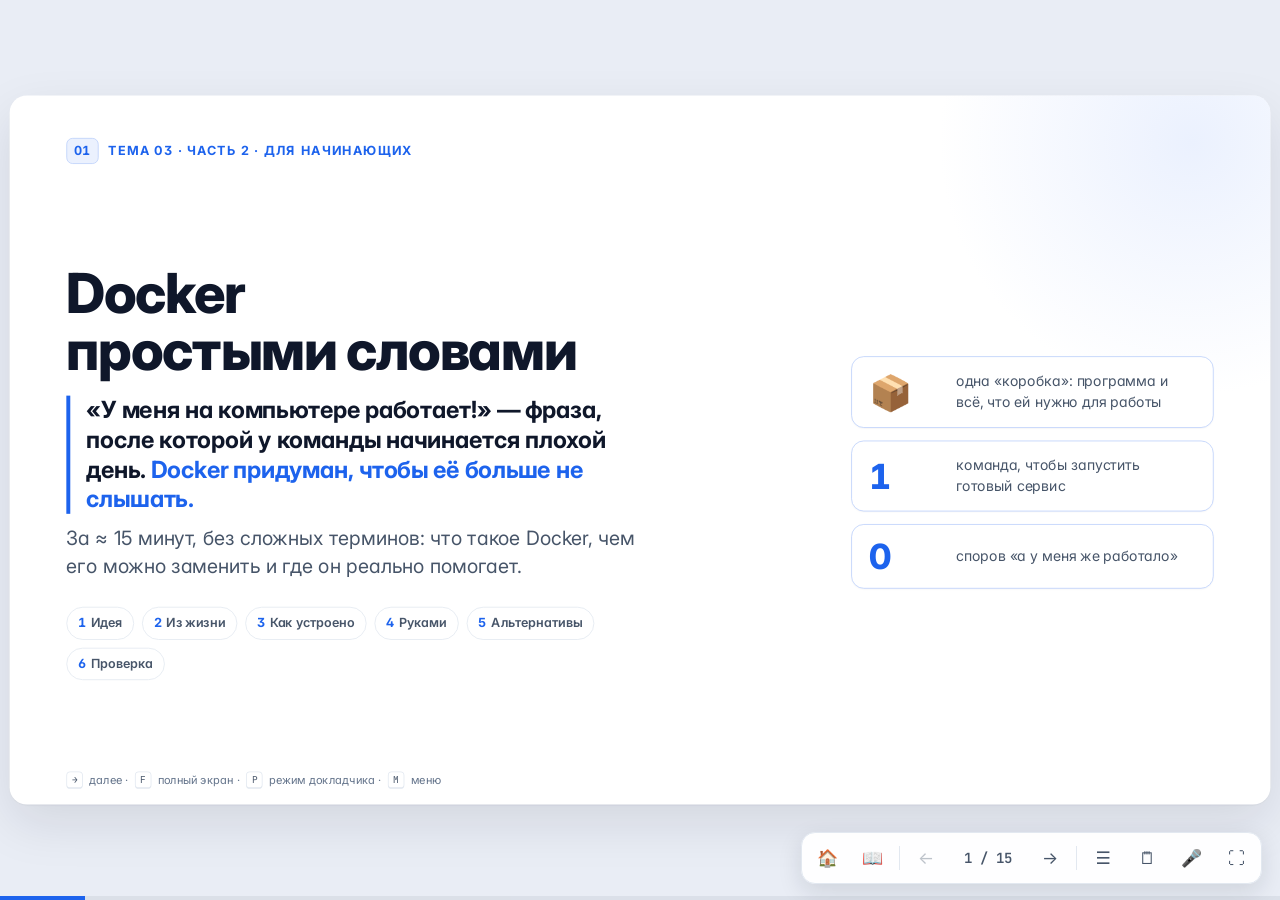
<file: site/slides/03-docker-intro/index.html>
<!doctype html>
<html lang="ru">
<head>
<meta charset="utf-8">
<meta name="viewport" content="width=device-width, initial-scale=1">
<meta name="color-scheme" content="only light">
<meta name="description" content="Docker для новичков без терминов: что такое контейнер, чем он похож на грузовой контейнер в порту, какие есть альтернативы (Podman, containerd) и где это помогает в реальной работе.">
<title>Docker простыми словами — DevOps Cursus</title>
<link rel="icon" href="data:image/svg+xml,%3Csvg xmlns='http://www.w3.org/2000/svg' viewBox='0 0 64 64'%3E%3Crect x='6' y='10' width='52' height='44' rx='10' fill='%230f172a'/%3E%3Cpath d='m18 26 8 6-8 6M30 40h14' stroke='%23fff' stroke-width='4' fill='none' stroke-linecap='round' stroke-linejoin='round'/%3E%3C/svg%3E">
<link rel="preconnect" href="https://fonts.googleapis.com">
<link rel="preconnect" href="https://fonts.gstatic.com" crossorigin>
<link href="https://fonts.googleapis.com/css2?family=Inter:wght@400;500;600;700;800&family=JetBrains+Mono:wght@400;500;600;700&display=swap&subset=cyrillic" rel="stylesheet">
<link rel="stylesheet" href="../../assets/deck.css">
<link rel="stylesheet" href="../../assets/cursus.css">
<style>
/* Стили только этой колоды (общие компоненты — в cursus.css) */
[data-pane][hidden] { display: none !important; }
.hero .stats { flex-direction: column; align-items: stretch; max-width: 460px; justify-self: end; width: 100%; }
.hero .stat { display: grid; grid-template-columns: 96px 1fr; align-items: center; gap: 14px; padding: 18px 22px; }
.hero .stat span { margin: 0; font-size: 18px; }
body.flow .hero .stats { max-width: none; justify-self: stretch; }
body.flow .hero .stat { grid-template-columns: 72px 1fr; padding: 12px 16px; }
body.flow .hero .stat span { font-size: 15px; }

/* слайд «проблема»: три компьютера */
.pcs { display: grid; grid-template-columns: repeat(3, minmax(0,1fr)); gap: 16px; }
.pc { background: #fff; border: 2px solid var(--line); border-radius: 18px; padding: 18px 20px; text-align: center; display: flex; flex-direction: column; gap: 6px; align-items: center; }
.pc .pi { font-size: 44px; line-height: 1; }
.pc b { font-size: 20px; }
.pc .ver { font: 700 18px var(--mono); background: var(--soft); border: 1px solid var(--line); border-radius: 10px; padding: 4px 12px; }
.pc .res { font-weight: 700; font-size: 18px; }
.pc.ok { border-color: #b3e2c8; background: #f6fdf9; } .pc.ok .res { color: #0e7a43; }
.pc.bad { border-color: #fdb7c0; background: #fff6f7; } .pc.bad .res { color: #be123c; }
.pc small { font-size: 16px; color: var(--ink2); }

/* слайд «коробка» */
.pack { border: 3px solid var(--dom); border-radius: 22px; background: var(--dom-soft); padding: 16px 20px 20px; }
.pack .pk-h { font-weight: 800; font-size: 22px; color: var(--dom); margin-bottom: 12px; }
.pack .pk-i { display: grid; grid-template-columns: 1fr 1fr; gap: 10px; }
.chip { background: #fff; border: 1.5px solid var(--dom-line); border-radius: 12px; padding: 12px 14px; font-weight: 600; font-size: 19px; }
.chip.app { background: var(--dom); color: #fff; border-color: var(--dom); }
.dests { display: grid; grid-template-columns: repeat(3, minmax(0,1fr)); gap: 12px; margin-top: 14px; }
.dest { background: #fff; border: 1.5px solid #b3e2c8; border-radius: 14px; padding: 12px; text-align: center; font-size: 17px; }
.dest b { display: block; font-size: 30px; line-height: 1.2; }
.dest span { color: #0e7a43; font-weight: 700; }
.down { text-align: center; font-size: 28px; color: var(--mut); margin: 6px 0 0; }

/* слайд «четыре слова» */
.fw-pane { display: grid; grid-template-columns: 1.25fr 1fr; gap: 18px; align-items: stretch; }
.fw-pane .card h3 { font-size: 24px; margin: 0 0 8px; }
.fw-pane .card p { font-size: 19px; margin: 6px 0; color: var(--ink2); }
.fw-pane .card p b { color: var(--ink); }
.tech { background: var(--soft); border: 1px dashed #c7d0df; border-radius: 16px; padding: 18px 20px; font-size: 17px; color: var(--ink2); }
.tech h4 { margin: 0 0 8px; font-size: 13px; letter-spacing: .12em; text-transform: uppercase; color: var(--mut); }
.tech code { display: block; font: 600 18px var(--mono); color: var(--ink); background: #fff; border: 1px solid var(--line); border-radius: 10px; padding: 8px 12px; margin: 6px 0; }

/* слайд «дом и комнаты» */
.cmp2 { display: grid; grid-template-columns: 1fr 1fr; gap: 18px; }
.cmp2 .card { padding: 18px 22px; }
.cmp2 h3 { font-size: 22px; margin: 0; }
.cmp2 .big { font-size: 40px; letter-spacing: 6px; margin: 6px 0 2px; }
.cmp2 .st { display: flex; flex-direction: column; gap: 6px; margin-top: 10px; }
.cmp2 .lv { border: 1.5px solid var(--line); border-radius: 10px; padding: 7px 12px; text-align: center; font-weight: 700; font-size: 16px; background: #fff; }
.cmp2 .lv small { font-weight: 500; color: var(--ink2); }
.cmp2 .lv.app { background: var(--dom-soft); border-color: var(--dom-line); }
.cmp2 .lv.gos { background: #fff7ed; border-color: #fed7aa; }
.cmp2 .lv.ker { background: #ecfdf3; border-color: #b3e2c8; }
.cmp2 .lv.hw { background: #e2e8f0; }
.cmp2 .row2 { display: grid; grid-template-columns: 1fr 1fr 1fr; gap: 6px; }
.facts { display: grid; grid-template-columns: 1fr 1fr 1fr; gap: 10px; margin-top: 12px; }
.facts div { background: var(--soft); border-radius: 10px; padding: 8px 10px; font-size: 16px; }
.facts b { display: block; font-size: 13px; text-transform: uppercase; letter-spacing: .08em; color: var(--mut); }

/* слайд «путь коробки» */
.same { display: flex; align-items: center; gap: 12px; background: var(--dom-soft); border: 1px solid var(--dom-line); border-radius: 14px; padding: 10px 18px; font-size: 19px; font-weight: 700; margin-top: 6px; }
.same .bx { font-size: 28px; }
.pane-flex { display: grid; grid-template-columns: 1.3fr 1fr; gap: 16px; }

/* слайд «несколько коробок» */
.stackv { display: grid; grid-template-columns: 1fr; gap: 12px; }
.svc { display: grid; grid-template-columns: 64px 1fr auto; align-items: center; gap: 14px; background: #fff; border: 2px dashed #cbd5e1; border-radius: 16px; padding: 14px 18px; opacity: .55; transition: all .35s; }
.svc .si2 { font-size: 36px; text-align: center; }
.svc b { font-size: 20px; display: block; }
.svc small { color: var(--ink2); font-size: 16px; }
.svc .stt { font: 700 15px var(--mono); color: var(--mut); }
.stackv.on .svc { opacity: 1; border-style: solid; border-color: #b3e2c8; background: #f6fdf9; }
.stackv.on .svc .stt { color: #0e7a43; }
.stackv.on .svc:nth-child(2) { transition-delay: .25s; } .stackv.on .svc:nth-child(3) { transition-delay: .5s; }
.stackv .wires { text-align: center; color: var(--mut); font-size: 16px; }

/* слайд «как работают альтернативы» */
.chain { display: flex; align-items: stretch; gap: 8px; flex-wrap: nowrap; }
.nd { flex: 1; min-width: 0; background: #fff; border: 1.5px solid var(--line); border-radius: 14px; padding: 12px 10px; text-align: center; }
.nd b { display: block; font-size: 18px; }
.nd small { display: block; font-size: 15px; color: var(--ink2); margin-top: 3px; }
.nd.c { background: var(--dom-soft); border-color: var(--dom-line); }
.ar { align-self: center; color: var(--mut); font-size: 26px; flex: none; }
.imgbar { background: var(--dom); color: #fff; border-radius: 14px; padding: 12px 18px; font-size: 19px; font-weight: 700; text-align: center; }

/* ошибки */
.mist { display: grid; grid-template-columns: repeat(3, minmax(0,1fr)); gap: 14px; }
.mist .card { padding: 14px 18px; display: flex; flex-direction: column; gap: 8px; }
.mist .m-bad { font-weight: 700; font-size: 18px; }
.mist .m-bad::before { content: "✗ "; color: #be123c; }
.mist .m-why { font-size: 16px; color: var(--ink2); }
.mist .m-ok { font-size: 17px; border-top: 1px solid var(--line); padding-top: 8px; }
.mist .m-ok::before { content: "✓ "; color: #0e8a4f; font-weight: 800; }

.tabnote { font-size: 17px; color: var(--ink2); }
.mc2 { display: grid; grid-template-columns: 1fr 1fr; gap: 18px; align-items: start; }
.mc2 .mc { padding: 14px 18px; }
.mc2 .mc .q { font-size: 19px; }
.mc2 .opts button { font-size: 17px; }
.cmd-btns { display: grid; grid-template-columns: 1fr 1fr; gap: 10px; }
.cmd-btns .btn { justify-content: flex-start; font-family: var(--mono); font-size: 16px; text-align: left; }
.boxst { display: flex; align-items: center; gap: 16px; font-size: 20px; }
.boxst .bi { font-size: 46px; transition: filter .3s, opacity .3s; }
.boxst.off .bi { filter: grayscale(1); opacity: .35; }
.boxst.stop .bi { filter: grayscale(1); opacity: .7; }
.boxst b { display: block; }
.boxst span { color: var(--ink2); font-size: 17px; }

/* Крупный масштаб: аудитория — новички, колоду смотрят с задних рядов */
.steps-row > .sr { padding: 18px 12px; }
.steps-row > .sr .si { font-size: 46px; }
.steps-row > .sr b { font-size: 23px; margin-top: 8px; }
.steps-row > .sr span:not(.si) { font-size: 18px; }
.pain .was, .pain .now { padding: 26px 30px; }
.pain h3 { font-size: 27px; }
.pain ul { font-size: 23px; margin-top: 14px; }
.pain li { margin: 9px 0; }
.pain code.i { display: inline-block; margin-top: 10px; font-size: 20px; }
.callout { font-size: 23px; padding: 16px 22px; }
.analogy { font-size: 22px; padding: 16px 22px; }
.analogy .ai { font-size: 32px; }
.pc { padding: 28px 22px; gap: 12px; }
.pc .pi { font-size: 72px; }
.pc b { font-size: 26px; }
.pc .ver { font-size: 22px; padding: 6px 16px; }
.pc .res { font-size: 22px; }
.pack .pk-h { font-size: 28px; margin-bottom: 16px; }
.chip { font-size: 24px; padding: 20px 20px; }
.dest { font-size: 21px; padding: 18px; } .dest b { font-size: 42px; }
.down { font-size: 26px; margin: 12px 0 4px; }
.split .r .ent { padding: 20px 22px; } .split .r .ent .et { font-size: 24px; } .split .r .ent .ed { font-size: 20px; }
.split .r .ent .ei { width: 56px; height: 56px; font-size: 30px; }
.fw-pane { flex: 1; }
.fw-pane .card { display: flex; flex-direction: column; justify-content: center; padding: 30px 34px; }
.fw-pane .card h3 { font-size: 32px; margin-bottom: 14px; }
.fw-pane .card p { font-size: 24px; margin: 10px 0; }
.tech { font-size: 21px; padding: 24px 26px; display: flex; flex-direction: column; justify-content: center; }
.tech code { font-size: 22px; padding: 12px 16px; margin: 8px 0; }
.cmp2 h3 { font-size: 28px; } .cmp2 .big { font-size: 56px; margin: 10px 0 8px; }
.cmp2 .lv { font-size: 20px; padding: 11px 14px; } .cmp2 .card { padding: 24px 28px; }
.facts div { font-size: 20px; padding: 12px 14px; } .facts b { font-size: 14px; }
.pane-flex { flex: 1; }
.pane-flex .card { display: flex; flex-direction: column; justify-content: center; padding: 30px 34px; }
.pane-flex .card h3 { font-size: 30px; margin: 0 0 12px; } .pane-flex .card p { font-size: 24px; margin: 0; }
.same { font-size: 23px; padding: 16px 24px; } .same .bx { font-size: 38px; }
.svc { padding: 26px 26px; grid-template-columns: 80px 1fr auto; } .svc .si2 { font-size: 50px; }
.svc b { font-size: 28px; } .svc small { font-size: 20px; } .svc .stt { font-size: 18px; }
.stackv .wires { font-size: 19px; padding-top: 6px; }
.nd { padding: 22px 12px; } .nd b { font-size: 22px; } .nd small { font-size: 18px; margin-top: 8px; }
.imgbar { font-size: 24px; padding: 18px 22px; }
.mist { gap: 18px; } .mist .card { padding: 22px 24px; gap: 12px; }
.mist .m-bad { font-size: 23px; } .mist .m-why { font-size: 19px; } .mist .m-ok { font-size: 20px; padding-top: 12px; }
.flip { min-height: 210px; padding: 22px 24px; } .flip .q { font-size: 23px; } .flip .a { font-size: 20px; } .flip .tap { font-size: 18px; }
.qa { gap: 18px; }
.mc2 .mc { padding: 22px 26px; gap: 14px; } .mc2 .mc .q { font-size: 24px; }
.mc2 .opts button { font-size: 20px; padding: 14px 16px; } .mc .why { font-size: 19px; }
.term pre { font-size: 19px; line-height: 1.55; min-height: 360px; }
.boxst { font-size: 26px; } .boxst .bi { font-size: 64px; } .boxst span { font-size: 20px; }
.cmd-btns { gap: 12px; } .cmd-btns .btn { font-size: 19px; padding: 14px 16px; }
#simNote { font-size: 20px; }
.compact .steps-row > .sr { padding: 12px 10px; } .compact .steps-row > .sr .si { font-size: 38px; }
.compact .fw-pane .card { padding: 22px 30px; } .compact .fw-pane .card h3 { font-size: 28px; margin-bottom: 8px; } .compact .fw-pane .card p { font-size: 22px; margin: 6px 0; }
.compact .fw-pane { flex: 0 0 auto; }
.compact .tech { padding: 20px 24px; font-size: 20px; }
.flip { min-height: 185px !important; }
.mc2 .mc .q { font-size: 28px !important; } .mc2 .opts button { font-size: 23px !important; padding: 18px 20px !important; } .mc2 .mc .why { font-size: 21px !important; }
.nd { min-height: 150px; display: flex; flex-direction: column; justify-content: center; }
</style>
</head>
<body class="theme-docker">
<noscript><div class="noscript">Для презентации нужен JavaScript. Текстовая версия — <a href="../../materials/manuals/03-docker-manual/">мануал</a>.</div></noscript>
<div class="stage">
<main class="deck" id="deck">

<!-- ======================= 01 ТИТУЛ ======================= -->
<section data-title="Docker простыми словами" class="dom-dk">
  <div class="sh"><div class="kicker"><span class="n"></span>Тема 03 · Часть 2 · Для начинающих</div></div>
  <div class="hero">
    <div>
      <h1>Docker<br>простыми словами</h1>
      <p class="hook">«У меня на компьютере работает!» — фраза, после которой у команды начинается плохой день. <em>Docker придуман, чтобы её больше не слышать.</em></p>
      <p class="lede">За ≈ 15 минут, без сложных терминов: что такое Docker, чем его можно заменить и где он реально помогает.</p>
      <div class="agenda">
        <span><b>1</b>Идея</span><span><b>2</b>Из жизни</span><span><b>3</b>Как устроено</span>
        <span><b>4</b>Руками</span><span><b>5</b>Альтернативы</span><span><b>6</b>Проверка</span>
      </div>
    </div>
    <div class="stats">
      <div class="stat"><b>📦</b><span>одна «коробка»: программа и всё, что ей нужно для работы</span></div>
      <div class="stat"><b>1</b><span>команда, чтобы запустить готовый сервис</span></div>
      <div class="stat"><b>0</b><span>споров «а у меня же работало»</span></div>
    </div>
  </div>
  <div class="hint"><kbd>→</kbd> далее · <kbd>F</kbd> полный экран · <kbd>P</kbd> режим докладчика · <kbd>M</kbd> меню</div>
  <aside class="notes">
    <p>Это вторая, «человеческая» часть темы: в первой мы разбирали Dockerfile, слои и безопасность, здесь — идея и польза. Спросите, кто слышал фразу «у меня работает», и пообещайте: к концу будет понятно, как с ней покончить.</p>
  </aside>
</section>

<!-- ======================= 02 ИДЕЯ ИЗ ПОРТА ======================= -->
<section data-title="Идея пришла из порта" class="dom-fw">
  <div class="sh">
    <div class="kicker"><span class="n"></span>Идея</div>
    <h2>Docker придумали по образцу грузового контейнера</h2>
    <p class="lede">Название не случайное: «container» — это та самая стальная коробка, в которой возят грузы по всему миру.</p>
  </div>
  <div class="body col center-v">
    <div class="pain">
      <div class="was"><h3>⚓ Порт до стандартных коробок</h3><ul><li>Мешки, бочки, ящики — у каждого груза свой размер</li><li>Каждый груз грузят и крепят по-своему</li><li>На каждом этапе его перекладывают — часть портится</li></ul></div>
      <div class="arrow">→</div>
      <div class="now"><h3>📦 Порт со стандартной коробкой</h3><ul><li>Одна форма для любого груза</li><li>Кран, поезд, грузовик и корабль работают с ней одинаково</li><li>Что внутри — порту не важно, коробку не вскрывают</li></ul></div>
    </div>
    <div class="analogy" style="margin-top:22px"><span class="ai">💡</span><div><span class="al">Главная мысль</span>Docker делает то же самое для программ: упаковал один раз — и любой компьютер умеет эту «коробку» запустить, не интересуясь, что внутри.</div></div>
  </div>
  <aside class="notes"><p>Расскажите про порт своими словами: раньше грузчики перекладывали всё вручную, потом появилась стандартная коробка. Подчеркните: стандартом стала форма коробки, а не груз. Так же и в Docker: стандартна упаковка.</p></aside>
</section>

<!-- ======================= 03 ПРОБЛЕМА: ТРИ КОМПЬЮТЕРА ======================= -->
<section data-title="Одна программа — три компьютера" class="dom-fw">
  <div class="sh">
    <div class="kicker"><span class="n"></span>Проблема</div>
    <h2>Программа одна, а компьютеры у всех разные</h2>
    <p class="lede">Переключайте режим: смотрите, что происходит с одной и той же программой. Версии условные, для примера.</p>
  </div>
  <div class="body col">
    <div class="seg" data-group="pc" role="group" aria-label="Режим" style="align-self:flex-start">
      <button data-tab="no" data-default>Без Docker</button>
      <button data-tab="yes">С Docker</button>
    </div>
    <div data-pane="no" data-group="pc" class="pcs">
      <div class="pc ok"><div class="pi">💻</div><b>Ноутбук разработчика</b><span class="ver">Python 3.12</span><span class="res">✓ «У меня работает!»</span></div>
      <div class="pc bad"><div class="pi">🧪</div><b>Компьютер тестировщика</b><span class="ver">Python 3.8</span><span class="res">✗ ошибка: версия не подходит</span></div>
      <div class="pc bad"><div class="pi">🖥️</div><b>Сервер</b><span class="ver">Python 3.10</span><span class="res">✗ падает при запуске</span></div>
    </div>
    <div data-pane="yes" data-group="pc" class="pcs">
      <div class="pc ok"><div class="pi">💻</div><b>Ноутбук разработчика</b><span class="ver">📦 Python 3.12 внутри</span><span class="res">✓ работает</span></div>
      <div class="pc ok"><div class="pi">🧪</div><b>Компьютер тестировщика</b><span class="ver">📦 Python 3.12 внутри</span><span class="res">✓ работает</span></div>
      <div class="pc ok"><div class="pi">🖥️</div><b>Сервер</b><span class="ver">📦 Python 3.12 внутри</span><span class="res">✓ работает</span></div>
    </div>
    <div class="callout">Код тот же. Отличается <b>всё вокруг него</b>: версии языка, библиотек, настройки. Docker берёт «всё вокруг» с собой.</div>
  </div>
  <aside class="notes"><p>Сначала покажите «Без Docker»: у разработчика всё работает, у остальных нет, и все виноваты друг в друге. Потом переключите на «С Docker»: окружение едет вместе с программой, поэтому везде одинаково.</p></aside>
</section>

<!-- ======================= 04 ЧТО ТАКОЕ DOCKER ======================= -->
<section data-title="Docker — коробка для программы" class="dom-dk">
  <div class="sh">
    <div class="kicker"><span class="n"></span>Идея</div>
    <h2>Docker — это коробка для программы и всего, что ей нужно</h2>
    <p class="lede">Один раз упаковали — дальше коробка работает одинаково где угодно.</p>
  </div>
  <div class="body split">
    <div class="l">
      <div class="pack">
        <div class="pk-h">📦 Коробка (по-научному — контейнер)</div>
        <div class="pk-i">
          <div class="chip app">🧩 Ваша программа</div>
          <div class="chip">🐍 Нужная версия языка</div>
          <div class="chip">📚 Библиотеки</div>
          <div class="chip">⚙️ Настройки</div>
        </div>
      </div>
      <div class="down" aria-hidden="true">↓ запускается без дополнительной настройки ↓</div>
      <div class="dests">
        <div class="dest"><b>💻</b>ноутбук<br><span>работает</span></div>
        <div class="dest"><b>☁️</b>сервер в облаке<br><span>работает</span></div>
        <div class="dest"><b>🧑‍🤝‍🧑</b>компьютер коллеги<br><span>работает</span></div>
      </div>
    </div>
    <div class="r">
      <div class="ent"><div class="ei">🛠️</div><div><div class="et">Docker — это программа</div><div class="ed">Она умеет упаковывать приложения в такие коробки и запускать их на вашем компьютере или сервере.</div></div></div>
      <div class="ent"><div class="ei">🔒</div><div><div class="et">Коробки изолированы</div><div class="ed">Что происходит в одной коробке, не мешает соседней и вашей системе.</div></div></div>
      <div class="ent"><div class="ei">⚡</div><div><div class="et">Запуск за секунды</div><div class="ed">Коробка не включает «целый компьютер»: она использует движок вашей системы.</div></div></div>
    </div>
  </div>
  <aside class="notes"><p>Покажите, что внутри коробки: программа, язык, библиотеки и настройки. Снизу три места, где она запустится. Не углубляйтесь в «как» — это будет через слайд про виртуальные машины.</p></aside>
</section>

<!-- ======================= 05 ЧЕТЫРЕ СЛОВА ======================= -->
<section data-title="Четыре слова" class="dom-id">
  <div class="sh">
    <div class="kicker"><span class="n"></span>Словарь</div>
    <h2>Четыре слова — и вы понимаете разговоры про Docker</h2>
    <p class="lede">Нажимайте на слова. Сравнение — с компьютерной игрой: установочный файл и запущенная игра.</p>
  </div>
  <div class="body col">
    <div class="steps-row" data-group="words">
      <button class="sr" data-tab="rec" data-default><span class="si">📝</span><b>Рецепт</b><span>Dockerfile</span></button>
      <button class="sr" data-tab="img"><span class="si">🧱</span><b>Образ</b><span>image</span></button>
      <button class="sr" data-tab="reg"><span class="si">🏬</span><b>Склад</b><span>registry</span></button>
      <button class="sr" data-tab="ctr"><span class="si">▶️</span><b>Контейнер</b><span>container</span></button>
    </div>
    <div data-pane="rec" data-group="words" class="fw-pane">
      <div class="card"><h3>📝 Рецепт — инструкция по сборке</h3><p>Текстовый файл: «возьми такую основу, добавь мою программу, запускай вот так».</p><p><b>Аналогия:</b> рецепт блюда или чертёж мебели.</p></div>
      <div class="tech"><h4>Как выглядит</h4><code>FROM python:3.12</code><code>COPY . /app</code><code>CMD ["python", "app.py"]</code></div>
    </div>
    <div data-pane="img" data-group="words" class="fw-pane" hidden>
      <div class="card"><h3>🧱 Образ — готовая упакованная коробка</h3><p>Результат сборки по рецепту. Его <b>нельзя менять</b>, можно только собрать новый.</p><p><b>Аналогия:</b> установочный файл игры. Он один и тот же у всех.</p></div>
      <div class="tech"><h4>Команда</h4><code>docker build -t myapp .</code><span>собрать образ по рецепту</span></div>
    </div>
    <div data-pane="reg" data-group="words" class="fw-pane" hidden>
      <div class="card"><h3>🏬 Склад — где хранятся образы</h3><p>Туда загружают образы, оттуда скачивают по названию. Самый известный склад — Docker Hub.</p><p><b>Аналогия:</b> магазин приложений для коробок.</p></div>
      <div class="tech"><h4>Команды</h4><code>docker push myapp</code><code>docker pull nginx</code><span>загрузить на склад · скачать со склада</span></div>
    </div>
    <div data-pane="ctr" data-group="words" class="fw-pane" hidden>
      <div class="card"><h3>▶️ Контейнер — запущенная коробка</h3><p>Образ, который «включили». Из одного образа можно запустить сколько угодно контейнеров.</p><p><b>Аналогия:</b> запущенная игра. Закрыли и удалили — установочный файл остался.</p></div>
      <div class="tech"><h4>Команда</h4><code>docker run nginx</code><span>запустить контейнер из образа</span></div>
    </div>
  </div>
  <aside class="notes"><p>Пройдите по четырём кнопкам слева направо: рецепт → образ → склад → контейнер. Главное, что должны унести: образ — неизменяемая заготовка, контейнер — её запущенная копия. Термины на английском оставьте рядом, чтобы студенты узнавали их в документации.</p></aside>
</section>

<!-- ======================= 06 КОНТЕЙНЕР VS ВМ ======================= -->
<section data-title="Контейнер и виртуальная машина" class="dom-dk">
  <div class="sh">
    <div class="kicker"><span class="n"></span>Как устроено</div>
    <h2>Контейнер — это комната, а не отдельный дом</h2>
    <p class="lede">Виртуальная машина — отдельный дом на своём фундаменте. Контейнеры — комнаты в одном доме с общим фундаментом.</p>
  </div>
  <div class="body col">
    <div class="cmp2">
      <div class="card">
        <h3>🏘️ Виртуальная машина</h3>
        <div class="big" aria-hidden="true">🏠 🏠</div>
        <div class="st">
          <div class="row2" style="grid-template-columns:1fr 1fr"><div class="lv app">Программа A</div><div class="lv app">Программа B</div></div>
          <div class="row2" style="grid-template-columns:1fr 1fr"><div class="lv gos">Своя система<small> (полная)</small></div><div class="lv gos">Своя система<small> (полная)</small></div></div>
          <div class="lv hw">Железо + гипервизор</div>
        </div>
        <div class="facts"><div><b>Размер</b>гигабайты</div><div><b>Старт</b>минуты</div><div><b>Граница</b>очень крепкая</div></div>
      </div>
      <div class="card">
        <h3>🏢 Контейнеры</h3>
        <div class="big" aria-hidden="true">🚪 🚪 🚪</div>
        <div class="st">
          <div class="row2"><div class="lv app">Коробка A</div><div class="lv app">Коробка B</div><div class="lv app">Коробка C</div></div>
          <div class="lv ker">Одна общая система компьютера (ядро)</div>
          <div class="lv hw">Железо</div>
        </div>
        <div class="facts"><div><b>Размер</b>десятки–сотни МБ</div><div><b>Старт</b>секунды</div><div><b>Граница</b>помягче</div></div>
      </div>
    </div>
    <div class="callout">На практике их не противопоставляют: часто контейнеры запускают <b>внутри</b> виртуальных машин — получается и крепкая граница, и лёгкость.</div>
  </div>
  <aside class="notes"><p>Аналогия: у виртуальной машины свой дом, фундамент и коммуникации — надёжно, но дорого и долго строить. Контейнер — комната в общем доме: быстро, дёшево, но стены тоньше. Цифры из мануала: ВМ — гигабайты и минуты, контейнеры — десятки-сотни МБ и секунды.</p></aside>
</section>

<!-- ======================= 07 ТЕРМИНАЛ-СИМУЛЯТОР ======================= -->
<section data-title="Запустим сайт одной командой" class="dom-us">
  <div class="sh">
    <div class="kicker"><span class="n"></span>Попробуйте сами</div>
    <h2>Веб-сервер без установки — одной командой</h2>
    <p class="lede">Нажимайте кнопки по порядку (или в любом порядке — посмотрите, что будет). Это тренажёр, настоящий Docker не нужен.</p>
  </div>
  <div class="body split">
    <div class="l">
      <div class="term"><div class="tt"><i></i><i></i><i></i>&nbsp;терминал</div><pre id="simOut" aria-live="polite"><span class="dim">Нажмите первую кнопку справа.</span></pre></div>
    </div>
    <div class="r">
      <div class="card">
        <div class="boxst off" id="boxSt"><span class="bi" aria-hidden="true">📦</span><div><b id="boxTitle">Коробки нет</b><span id="boxText">Образ nginx на компьютере не скачан.</span></div></div>
      </div>
      <div class="cmd-btns">
        <button class="btn acc" id="bRun">① docker run</button>
        <button class="btn" id="bPs">② docker ps</button>
        <button class="btn" id="bCurl">③ открыть сайт</button>
        <button class="btn" id="bStop">④ docker stop</button>
        <button class="btn" id="bRm">⑤ docker rm</button>
        <button class="btn ghost" id="bReset">⟲ Сбросить</button>
      </div>
      <div class="callout" id="simNote">Первый запуск скачивает образ со склада. Повторный — уже из локальной копии.</div>
    </div>
  </div>
  <aside class="notes"><p>Нажмите «docker run»: Docker сам скачал образ nginx и запустил контейнер. Потом «docker ps» — видно работающую коробку, «открыть сайт» — отвечает. Остановите и удалите: компьютер остаётся чистым. Если запустить снова, образ уже скачан и всё пройдёт мгновенно.</p></aside>
</section>

<!-- ======================= 08 СЦЕНАРИИ ИЗ ЖИЗНИ ======================= -->
<section data-title="Где это помогает на практике" class="dom-gr">
  <div class="sh">
    <div class="kicker"><span class="n"></span>Зачем это нужно</div>
    <h2>Пять ситуаций, в которых Docker экономит день</h2>
    <p class="lede">Нажмите на ситуацию: что было без Docker и как стало.</p>
  </div>
  <div class="body col">
    <div class="steps-row" data-group="cases">
      <button class="sr" data-tab="new" data-default><span class="si">🧑‍💻</span><b>Новичок в команде</b><span>первый день</span></button>
      <button class="sr" data-tab="qa"><span class="si">🧪</span><b>Баг у коллеги</b><span>воспроизвести</span></button>
      <button class="sr" data-tab="two"><span class="si">🗂️</span><b>Два проекта</b><span>разные версии</span></button>
      <button class="sr" data-tab="try"><span class="si">🧹</span><b>Попробовать</b><span>и не оставить следов</span></button>
      <button class="sr" data-tab="back"><span class="si">⏪</span><b>Релиз сломался</b><span>откатиться</span></button>
    </div>
    <div data-pane="new" data-group="cases"><div class="pain">
      <div class="was"><h3>😖 Без Docker</h3><ul><li>Многостраничная инструкция по настройке, которая устарела</li><li>День-два на то, чтобы просто запустить проект</li><li>Спрашивает у соседа, почему не стартует</li></ul></div>
      <div class="arrow">→</div>
      <div class="now"><h3>😌 С Docker</h3><ul><li>Скачал проект, выполнил одну команду</li><li>Проект работает вместе с базой данных</li><li>Первый день — на задачу, а не на настройку</li></ul><code class="i">docker compose up</code></div>
    </div></div>
    <div data-pane="qa" data-group="cases" hidden><div class="pain">
      <div class="was"><h3>😖 Без Docker</h3><ul><li>«У меня не воспроизводится» — у каждого своя версия всего</li><li>Часы уходят на выяснение, чем отличаются компьютеры</li><li>Баг есть, но поймать его не удаётся</li></ul></div>
      <div class="arrow">→</div>
      <div class="now"><h3>😌 С Docker</h3><ul><li>Коллега присылает название образа</li><li>У вас запускается ровно то же самое окружение</li><li>Баг воспроизводится — значит, можно чинить</li></ul><code class="i">docker run company/app:1.4.2</code></div>
    </div></div>
    <div data-pane="two" data-group="cases" hidden><div class="pain">
      <div class="was"><h3>😖 Без Docker</h3><ul><li>Проекту А нужна старая версия, проекту Б — новая</li><li>Две версии на одном компьютере спорят друг с другом</li><li>Пакеты ставятся «поверх» и ломают соседей</li></ul></div>
      <div class="arrow">→</div>
      <div class="now"><h3>😌 С Docker</h3><ul><li>У каждого проекта своя коробка со своими версиями</li><li>Коробки друг о друге не знают и не конфликтуют</li><li>Переключение между проектами — запуск другой коробки</li></ul></div>
    </div></div>
    <div data-pane="try" data-group="cases" hidden><div class="pain">
      <div class="was"><h3>😖 Без Docker</h3><ul><li>Чтобы попробовать базу данных, её нужно установить</li><li>После экспериментов остаются файлы, службы, настройки</li><li>Страшно «засорить» рабочий компьютер</li></ul></div>
      <div class="arrow">→</div>
      <div class="now"><h3>😌 С Docker</h3><ul><li>Запустили базу в контейнере, поэкспериментировали</li><li>Удалили контейнер — компьютер как был</li><li>Хотите другую версию — запустите другой образ</li></ul><code class="i">docker run postgres:17</code></div>
    </div></div>
    <div data-pane="back" data-group="cases" hidden><div class="pain">
      <div class="was"><h3>😖 Без Docker</h3><ul><li>Новая версия сломалась в проде, а старую «надо вспомнить, как ставить»</li><li>Откат — это ещё один рискованный выкат</li><li>Простой, нервы, ночные созвоны</li></ul></div>
      <div class="arrow">→</div>
      <div class="now"><h3>😌 С Docker</h3><ul><li>Каждая версия — отдельный образ на складе</li><li>Откат — запуск предыдущей коробки, которая уже проверена</li><li>Предсказуемо и быстро</li></ul><code class="i">docker run app:1.4.1</code></div>
    </div></div>
    <div class="analogy"><span class="ai">🍕</span><div><span class="al">Как доставка еды</span>Кухня упаковала заказ один раз. Курьер везёт ту же коробку, клиенту не нужно знать рецепт — просто открывает и ест.</div></div>
  </div>
  <aside class="notes"><p>Пройдите все пять ситуаций, но спросите зал, какая им ближе. Новичкам чаще всего откликается «первый день в команде» и «у меня не воспроизводится». Идеи про откат и два проекта подкрепляются мануалом: версии образов хранятся на складе, так что предыдущую коробку можно запустить снова.</p></aside>
</section>

<!-- ======================= 09 ПУТЬ КОРОБКИ ======================= -->
<section data-title="Путь коробки от ноутбука до пользователя" class="dom-dk">
  <div class="sh">
    <div class="kicker"><span class="n"></span>Как это выглядит в работе</div>
    <h2>Коробку собирают один раз — а едет она везде</h2>
    <p class="lede">Нажмите на этап, чтобы увидеть, что на нём происходит.</p>
  </div>
  <div class="body col">
    <div class="steps-row" data-group="path">
      <button class="sr" data-tab="dev" data-default><span class="si">💻</span><b>Разработчик</b><span>собирает коробку</span></button>
      <button class="sr" data-tab="reg"><span class="si">🏬</span><b>Склад</b><span>хранит версии</span></button>
      <button class="sr" data-tab="test"><span class="si">🧪</span><b>Тест</b><span>проверяют коробку</span></button>
      <button class="sr" data-tab="prod"><span class="si">🌍</span><b>Сервер</b><span>работает для людей</span></button>
    </div>
    <div data-pane="dev" data-group="path" class="pane-flex">
      <div class="card"><h3>💻 Разработчик пишет код и собирает коробку</h3><p class="muted">Код готов → по рецепту собирается образ с номером версии. Дальше его не меняют.</p></div>
      <div class="tech"><h4>Команда</h4><code>docker build -t app:1.4.2 .</code></div>
    </div>
    <div data-pane="reg" data-group="path" class="pane-flex" hidden>
      <div class="card"><h3>🏬 Образ отправляется на склад</h3><p class="muted">Склад хранит все версии: 1.4.0, 1.4.1, 1.4.2… Любую можно скачать позже.</p></div>
      <div class="tech"><h4>Команда</h4><code>docker push app:1.4.2</code></div>
    </div>
    <div data-pane="test" data-group="path" class="pane-flex" hidden>
      <div class="card"><h3>🧪 Тестовая среда скачивает ту же коробку</h3><p class="muted">Тестируют именно то, что поедет к пользователям. Никакой пересборки «под тест».</p></div>
      <div class="tech"><h4>Команды</h4><code>docker pull app:1.4.2</code><code>docker run app:1.4.2</code></div>
    </div>
    <div data-pane="prod" data-group="path" class="pane-flex" hidden>
      <div class="card"><h3>🌍 Та же коробка запускается на сервере</h3><p class="muted">Если что-то пошло не так — запускают предыдущую версию, она лежит на складе.</p></div>
      <div class="tech"><h4>Команды</h4><code>docker pull app:1.4.2</code><code>docker run app:1.4.2</code></div>
    </div>
    <div class="same"><span class="bx">📦</span> На каждом этапе — одна и та же коробка <code class="i">app:1.4.2</code>. Меняется место, содержимое — нет.</div>
  </div>
  <aside class="notes"><p>Покажите путь слева направо. Мысль: образ собирается один раз и дальше только переезжает — это и есть «образ неизменяем». Если студенты знакомы с CI/CD, свяжите с первой темой: пайплайн делает это автоматически.</p></aside>
</section>

<!-- ======================= 10 НЕСКОЛЬКО КОРОБОК: COMPOSE ======================= -->
<section data-title="Несколько коробок — целый сервис" class="dom-gr">
  <div class="sh">
    <div class="kicker"><span class="n"></span>Из жизни</div>
    <h2>Сервис — это несколько коробок, как детали конструктора</h2>
    <p class="lede">Сайту нужна база данных и быстрая память (кэш). Каждая часть — своя коробка, а поднимает их все одна команда.</p>
  </div>
  <div class="body split">
    <div class="l">
      <script type="text/x-code" data-lang="yaml" data-title="compose.yaml" data-cls="lg">
        services:
          site:            # наш сайт
            build: .
          db:              # база данных
            image: postgres:17-alpine
          cache:           # быстрая память
            image: redis:7-alpine
      </script>
      <div class="analogy"><span class="ai">🧩</span><div><span class="al">Как конструктор</span>В файле перечислены детали. Docker достаёт их со склада и собирает вместе.</div></div>
      <div style="display:flex;gap:10px"><button class="btn acc" data-toggle="#stackv" aria-pressed="false" style="font-size:22px;padding:16px 26px">▶ docker compose up</button></div>
    </div>
    <div class="r">
      <div class="stackv" id="stackv">
        <div class="svc"><div class="si2">🌐</div><div><b>Сайт</b><small>то, что видят пользователи</small></div><span class="stt" data-s="off">не запущен</span></div>
        <div class="svc"><div class="si2">🐘</div><div><b>База данных</b><small>хранит информацию</small></div><span class="stt">не запущен</span></div>
        <div class="svc"><div class="si2">⚡</div><div><b>Кэш</b><small>ускоряет частые запросы</small></div><span class="stt">не запущен</span></div>
        <div class="wires">Соединяются друг с другом по именам: сайт обращается к <code class="i">db</code>, а не ищет адрес</div>
      </div>
    </div>
  </div>
  <aside class="notes"><p>Нажмите «docker compose up» — все три коробки «зажигаются». Объясните: файл описывает, из каких коробок состоит сервис, а Docker Compose поднимает их вместе и сам соединяет. Это и есть «окружение в репозитории»: новичку достаточно одной команды.</p></aside>
</section>

<!-- ======================= 11 АЛЬТЕРНАТИВЫ ======================= -->
<section data-title="Альтернативы Docker" class="dom-id">
  <div class="sh">
    <div class="kicker"><span class="n"></span>Альтернативы</div>
    <h2>Docker — не единственный способ запускать контейнеры</h2>
    <p class="lede">Как марки автомобилей: разные производители, но дороги одни.</p>
  </div>
  <div class="body col compact">
    <div class="steps-row" data-group="alt">
      <button class="sr" data-tab="pod" data-default><span class="si">🦭</span><b>Podman</b><span>«Docker без диспетчера»</span></button>
      <button class="sr" data-tab="cd"><span class="si">⚙️</span><b>containerd + nerdctl</b><span>движок «изнутри»</span></button>
      <button class="sr" data-tab="crio"><span class="si">☸️</span><b>CRI-O</b><span>для Kubernetes</span></button>
      <button class="sr" data-tab="desk"><span class="si">🖥️</span><b>Rancher Desktop, Colima</b><span>«Docker для ноутбука»</span></button>
    </div>
    <div data-pane="pod" data-group="alt" class="fw-pane">
      <div class="card"><h3>🦭 Podman</h3><p><b>Что это:</b> программа, которая запускает контейнеры почти теми же командами: <code class="i">podman run</code> вместо <code class="i">docker run</code>.</p><p><b>Чем отличается:</b> не нужен постоянно работающий «диспетчер» (демон), а запуск без прав администратора (rootless) включён по умолчанию.</p></div>
      <div class="tech"><h4>Когда выбирают</h4>Когда важна безопасность «из коробки» и нет желания держать фоновый сервис. Образы из Docker запускаются без переделки.</div>
    </div>
    <div data-pane="cd" data-group="alt" class="fw-pane" hidden>
      <div class="card"><h3>⚙️ containerd и nerdctl</h3><p><b>Что это:</b> containerd — «движок», который работает внутри самого Docker. Это отдельный проект, и Kubernetes использует его напрямую.</p><p><b>nerdctl</b> — командная строка в стиле Docker для этого движка.</p></div>
      <div class="tech"><h4>Когда выбирают</h4>Когда нужен только движок без «обвеса» Docker — например, на серверах с Kubernetes.</div>
    </div>
    <div data-pane="crio" data-group="alt" class="fw-pane" hidden>
      <div class="card"><h3>☸️ CRI-O</h3><p><b>Что это:</b> движок контейнеров, сделанный специально для Kubernetes.</p><p>Вы вряд ли запустите его руками: он работает «под капотом» кластера и запускает те же образы.</p></div>
      <div class="tech"><h4>Когда встретите</h4>В кластерах Kubernetes. Для знакомства с контейнерами он не нужен.</div>
    </div>
    <div data-pane="desk" data-group="alt" class="fw-pane" hidden>
      <div class="card"><h3>🖥️ Rancher Desktop и Colima</h3><p><b>Что это:</b> готовые приложения, чтобы пользоваться контейнерами на ноутбуке с Mac или Windows. Rancher Desktop — с окошком, Colima — из терминала.</p><p>Внутри у них контейнерный движок, а снаружи привычные команды.</p></div>
      <div class="tech"><h4>Когда выбирают</h4>Когда нужен Docker-подобный опыт на ноутбуке без Docker Desktop.</div>
    </div>
    <div class="callout" style="font-size:20px;padding:12px 20px">Отдельно есть инструменты, которые только <b>собирают</b> образы (BuildKit, Buildah, Kaniko) — обычно в CI-пайплайне.</div>
  </div>
  <aside class="notes"><p>Задача слайда — снять страх «а вдруг Docker не тот». Скажите: идея контейнеров шире одного продукта. Для новичка разницы почти нет: команды похожи, образы одинаковые. Выбор чаще диктуют компания, платформа или безопасность.</p></aside>
</section>

<!-- ======================= 12 КАК РАБОТАЮТ АЛЬТЕРНАТИВЫ ======================= -->
<section data-title="Как это работает у разных инструментов" class="dom-dk">
  <div class="sh">
    <div class="kicker"><span class="n"></span>Альтернативы</div>
    <h2>Инструменты разные, а образ — один и тот же</h2>
    <p class="lede">Переключайте инструмент: цепочка от команды до запущенной коробки меняется, а образ остаётся прежним.</p>
  </div>
  <div class="body col">
    <div class="seg" data-group="eng" role="group" aria-label="Инструмент" style="align-self:flex-start">
      <button data-tab="d" data-default>Docker</button>
      <button data-tab="p">Podman</button>
      <button data-tab="k">Kubernetes</button>
    </div>
    <div class="imgbar">📦 Образ в общем формате (стандарт OCI) — один и тот же для всех</div>
    <div class="down" aria-hidden="true" style="margin:0">↓</div>
    <div data-pane="d" data-group="eng">
      <div class="chain">
        <div class="nd"><b>📟 docker</b><small>команда, которую вы набираете</small></div><span class="ar">→</span>
        <div class="nd"><b>🧠 dockerd</b><small>диспетчер, работает постоянно</small></div><span class="ar">→</span>
        <div class="nd"><b>⚙️ containerd</b><small>управляет жизнью контейнеров</small></div><span class="ar">→</span>
        <div class="nd"><b>🔧 runc</b><small>запускает процесс</small></div><span class="ar">→</span>
        <div class="nd c"><b>▶️ Контейнер</b></div>
      </div>
    </div>
    <div data-pane="p" data-group="eng" hidden>
      <div class="chain">
        <div class="nd"><b>📟 podman</b><small>команда, почти как docker</small></div><span class="ar">→</span>
        <div class="nd"><b>🔧 запуск напрямую</b><small>без постоянного диспетчера</small></div><span class="ar">→</span>
        <div class="nd c"><b>▶️ Контейнер</b></div>
      </div>
    </div>
    <div data-pane="k" data-group="eng" hidden>
      <div class="chain">
        <div class="nd"><b>☸️ Kubernetes</b><small>управляет сотнями коробок на многих серверах</small></div><span class="ar">→</span>
        <div class="nd"><b>⚙️ containerd или CRI-O</b><small>движок на каждом сервере</small></div><span class="ar">→</span>
        <div class="nd"><b>🔧 runc</b><small>запускает процесс</small></div><span class="ar">→</span>
        <div class="nd c"><b>▶️ Контейнер</b></div>
      </div>
    </div>
    <div class="analogy"><span class="ai">📄</span><div><span class="al">Аналогия</span>Образ — как PDF-файл: его откроет любая программа для чтения PDF. Docker, Podman, Kubernetes — это разные «читалки», формат один.</div></div>
  </div>
  <aside class="notes"><p>Переключите три режима. Мысль: у Docker несколько слоёв, у Podman цепочка короче, в Kubernetes движок внутри кластера. Ключевая идея — общий стандарт образа (OCI), поэтому образ, собранный одним инструментом, запускается другим. Kubernetes отказался от прямой работы с Docker, но образы работают как раньше.</p></aside>
</section>

<!-- ======================= 13 ТЕСТЫ ======================= -->
<section data-title="Проверьте себя" class="dom-id">
  <div class="sh">
    <div class="kicker"><span class="n"></span>Проверка</div>
    <h2>Два вопроса — что выберете вы?</h2>
  </div>
  <div class="body col">
    <div class="mc2">
      <div class="mc" data-correct="1">
        <div class="q">Коллега собрал образ в Docker. Запустится ли он у вас в Podman?</div>
        <div class="opts">
          <button>Нет, образы Docker работают только в Docker</button>
          <button>Да, формат образа стандартный (OCI)</button>
          <button>Только после специальной конвертации</button>
        </div>
        <div class="why"><b>Почему так.</b> Формат образа стандартизирован OCI, поэтому образ переносим между Docker, Podman, containerd и CRI-O.</div>
        <span class="score"></span>
      </div>
      <div class="mc" data-correct="1">
        <div class="q">Вы записали данные в запущенную коробку, а потом удалили контейнер. Что с данными?</div>
        <div class="opts">
          <button>Сохранились — они в образе</button>
          <button>Пропали вместе с контейнером</button>
          <button>Переехали на склад</button>
        </div>
        <div class="why"><b>Почему так.</b> Всё, что контейнер записал в себя, исчезает вместе с ним. Данные, которые нужно сохранить, хранят в томах (volumes) — отдельно от коробки.</div>
        <span class="score"></span>
      </div>
    </div>
  </div>
  <aside class="notes"><p>Дайте 20 секунд на каждый вопрос. Первый закрепляет идею общего стандарта, второй — частую ловушку новичков: контейнер временный, данные надо хранить отдельно.</p></aside>
</section>

<!-- ======================= 14 ОШИБКИ НОВИЧКОВ ======================= -->
<section data-title="Типичные ошибки новичков" class="dom-fw">
  <div class="sh">
    <div class="kicker"><span class="n"></span>Ошибки</div>
    <h2>На чём чаще всего спотыкаются в первый месяц</h2>
    <p class="lede">Что ломается → как правильно.</p>
  </div>
  <div class="body col">
    <div class="mist">
      <div class="card"><div class="m-bad">Хранят базу данных внутри контейнера</div><div class="m-why">Удалили контейнер — пропали данные.</div><div class="m-ok">Данные — в томе (volume), отдельно от коробки.</div></div>
      <div class="card"><div class="m-bad">Берут образ с тегом <code class="i">latest</code></div><div class="m-why">Сегодня одна версия, завтра другая — всё «само» поломалось.</div><div class="m-ok">Указывать конкретную версию: <code class="i">postgres:17</code>.</div></div>
      <div class="card"><div class="m-bad">Кладут пароли внутрь образа</div><div class="m-why">Кто скачал образ — тот видит пароль.</div><div class="m-ok">Передавать секреты снаружи при запуске.</div></div>
      <div class="card"><div class="m-bad">Запускают «целый компьютер» в одном контейнере</div><div class="m-why">Сложно перезапускать, смотреть логи и менять по частям.</div><div class="m-ok">Одна коробка — одна задача: сайт, база, кэш отдельно.</div></div>
      <div class="card"><div class="m-bad">Включают <code class="i">--privileged</code>, «чтобы заработало»</div><div class="m-why">Изоляция снимается, контейнер получает власть над хостом.</div><div class="m-ok">Разобраться, чего именно не хватает, и выдать только это.</div></div>
      <div class="card"><div class="m-bad">Берут случайный образ из интернета</div><div class="m-why">Это чужая программа, и неизвестно, что внутри.</div><div class="m-ok">Брать официальные образы и проверять их сканером.</div></div>
    </div>
  </div>
  <aside class="notes"><p>Пройдите карточки и для каждой спросите зал, встречали ли они такое. Подробности — в первой части темы и в мануале. Самые частые у новичков: данные внутри контейнера и latest.</p></aside>
</section>

<!-- ======================= 15 ИТОГИ ======================= -->
<section data-title="Итоги и что дальше" class="dom-gr">
  <div class="sh">
    <div class="kicker"><span class="n"></span>Итоги</div>
    <h2>Что вы теперь можете объяснить коллеге</h2>
  </div>
  <div class="qa">
    <button class="flip" aria-expanded="false"><span class="q">Что такое Docker в одной фразе?</span><span class="a">Программа, которая упаковывает приложение со всем нужным в «коробку» и запускает её одинаково на любом компьютере.</span><span class="tap">показать ответ →</span></button>
    <button class="flip" aria-expanded="false"><span class="q">Чем образ отличается от контейнера?</span><span class="a">Образ — готовая неизменяемая упаковка, контейнер — её запущенная копия. Как установочный файл игры и запущенная игра.</span><span class="tap">показать ответ →</span></button>
    <button class="flip" aria-expanded="false"><span class="q">Чем контейнер отличается от виртуальной машины?</span><span class="a">У виртуальной машины своя система целиком. Контейнеры используют общее ядро хоста: они легче и быстрее, но граница мягче.</span><span class="tap">показать ответ →</span></button>
    <button class="flip" aria-expanded="false"><span class="q">Какие бывают альтернативы Docker?</span><span class="a">Podman, containerd с nerdctl, CRI-O, а на ноутбуке — Rancher Desktop и Colima. Образы у всех общие, формат OCI.</span><span class="tap">показать ответ →</span></button>
    <button class="flip" aria-expanded="false"><span class="q">Где Docker помогает на практике?</span><span class="a">Быстрый старт нового человека, одинаковое окружение у всей команды, несколько проектов с разными версиями, эксперименты без мусора и откат на прошлую версию.</span><span class="tap">показать ответ →</span></button>
    <button class="flip" aria-expanded="false"><span class="q">Где хранить данные, которые нельзя потерять?</span><span class="a">В томах (volumes), а не внутри контейнера: контейнер удалили — данные остались.</span><span class="tap">показать ответ →</span></button>
  </div>
  <div class="nextup" style="margin-top:auto">
    <div><b>Дальше: углубиться</b><br><span>Первая часть — про Dockerfile, слои и безопасность. Затем мануал и квиз. Следующая тема курса — Kubernetes.</span></div>
    <a class="btn acc" href="../03-docker/">🎞 Часть 1: слои и безопасность</a>
    <a class="btn ghost" href="../../materials/manuals/03-docker-manual/">📖 Мануал</a>
    <a class="btn ghost" href="../../materials/manuals/03-docker-quiz/">✅ Квиз</a>
    <a class="btn ghost" href="../../#toc">☰ Оглавление курса</a>
  </div>
  <aside class="notes"><p>Пройдите шесть карточек и попросите зал ответить до открытия. Закройте анонсом: для тех, кто хочет глубже, есть часть 1, мануал и квиз; следующая тема — Kubernetes (как управлять сотнями таких коробок).</p></aside>
</section>

</main>
</div>

<div class="progress" aria-hidden="true"><i></i></div>
<nav class="controls" aria-label="Навигация по слайдам">
  <a class="nav" href="../../#toc" title="Оглавление курса" aria-label="Оглавление курса">🏠</a>
  <a class="nav opt" href="../../materials/manuals/03-docker-manual/" title="Полный мануал" aria-label="Полный мануал">📖</a>
  <span class="sep opt"></span>
  <button id="prevB" title="Назад (←)" aria-label="Назад">←</button>
  <span class="cnt" id="cnt" aria-live="polite"></span>
  <button id="nextB" title="Далее (→)" aria-label="Далее">→</button>
  <span class="sep opt"></span>
  <button id="menuB" title="Все слайды (M)" aria-label="Список слайдов">☰</button>
  <button id="notesB" class="opt" title="Заметки лектора (N)" aria-label="Заметки лектора">🗒</button>
  <button id="presB" class="opt" title="Режим докладчика (P)" aria-label="Режим докладчика">🎤</button>
  <button id="fsB" class="opt" title="Полный экран (F)" aria-label="Полный экран">⛶</button>
</nav>
<div class="menu" id="menu" role="dialog" aria-label="Список слайдов"></div>
<div class="notes-panel" id="notesP" aria-live="polite"></div>

<script src="../../assets/deck.js"></script>
<script src="../../assets/cursus.js"></script>
<script src="slides.js"></script>
</body>
</html>
</file>
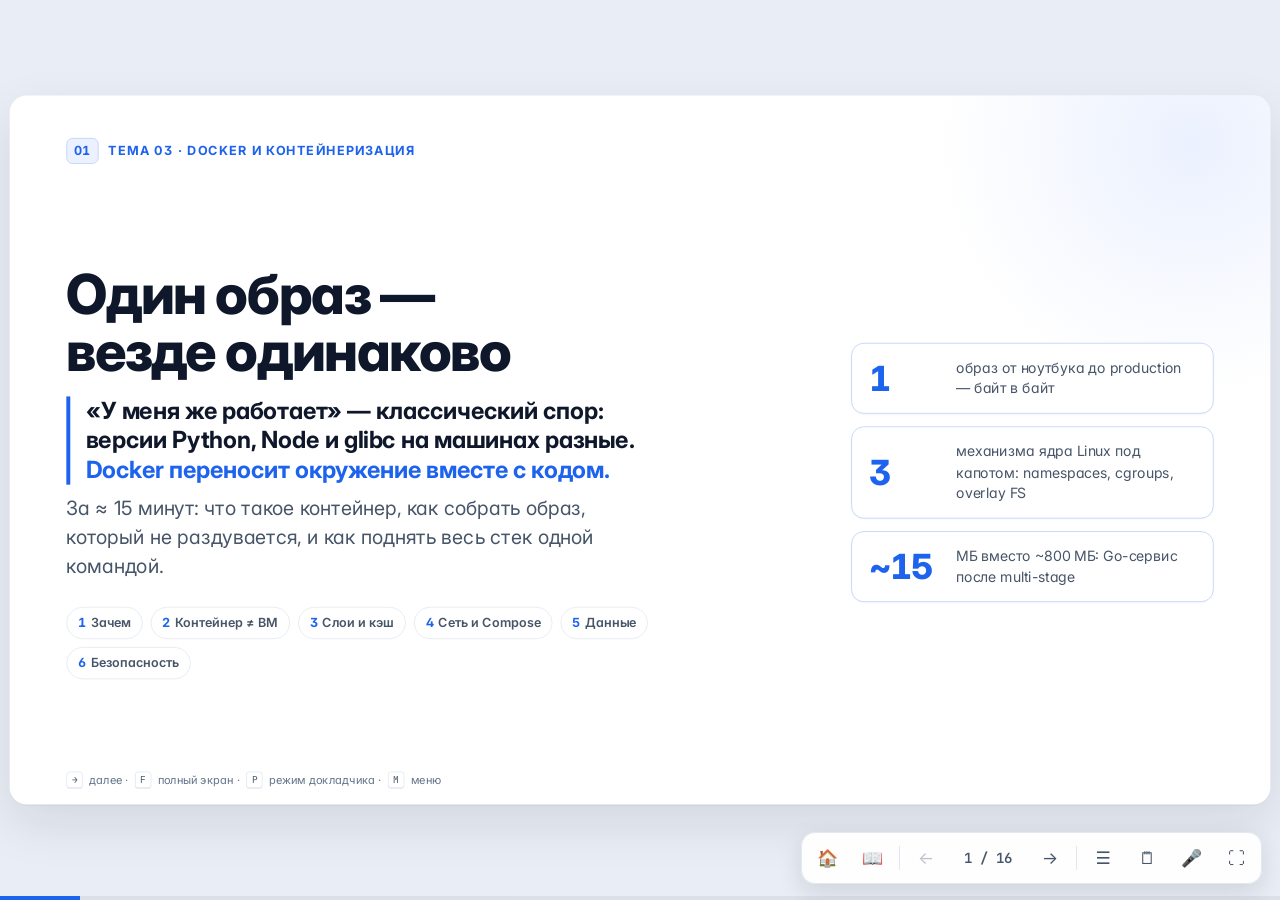
<file: site/slides/03-docker/index.html>
<!doctype html>
<html lang="ru">
<head>
<meta charset="utf-8">
<meta name="viewport" content="width=device-width, initial-scale=1">
<meta name="color-scheme" content="only light">
<meta name="description" content="Что такое контейнер, чем он отличается от ВМ, как собрать образ с кэшем и multi-stage, поднять стек через Compose и не открыть дыр в безопасности.">
<title>Docker и контейнеризация — DevOps Cursus</title>
<link rel="icon" href="data:image/svg+xml,%3Csvg xmlns='http://www.w3.org/2000/svg' viewBox='0 0 64 64'%3E%3Crect x='6' y='10' width='52' height='44' rx='10' fill='%230f172a'/%3E%3Cpath d='m18 26 8 6-8 6M30 40h14' stroke='%23fff' stroke-width='4' fill='none' stroke-linecap='round' stroke-linejoin='round'/%3E%3C/svg%3E">
<link rel="preconnect" href="https://fonts.googleapis.com">
<link rel="preconnect" href="https://fonts.gstatic.com" crossorigin>
<link href="https://fonts.googleapis.com/css2?family=Inter:wght@400;500;600;700;800&family=JetBrains+Mono:wght@400;500;600;700&display=swap&subset=cyrillic" rel="stylesheet">
<link rel="stylesheet" href="../../assets/deck.css">
<link rel="stylesheet" href="../../assets/cursus.css">
<style>
/* Стили только этой колоды (общие компоненты — в cursus.css) */
.stk { display: flex; flex-direction: column; gap: 8px; }
.lv { border: 1.5px solid var(--line); border-radius: 12px; padding: 10px 14px; background: #fff; text-align: center; font-weight: 700; font-size: 17px; }
.lv small { display: block; font-weight: 500; font-size: 16px; color: var(--ink2); }
.lv.rt { background: #f8fafc; }
.lv.app { background: var(--dom-soft); border-color: var(--dom-line); }
.lv.gos { background: #fff7ed; border-color: #fed7aa; }
.lv.hv { background: #f1f5f9; }
.lv.hw { background: #e2e8f0; }
.lv.ker { background: #ecfdf3; border-color: #b3e2c8; }
.row2 { display: grid; grid-template-columns: 1fr 1fr; gap: 8px; }
.cmp { display: flex; flex-direction: column; gap: 16px; }
.cmp-g { display: grid; grid-template-columns: 104px 1fr; gap: 8px 12px; align-items: center; }
.cmp-g .cl { font-size: 17px; font-weight: 700; }
.cmp-b { display: flex; flex-direction: column; gap: 6px; }
.cmp-l { display: grid; grid-template-columns: 1fr 270px; gap: 12px; align-items: center; font-size: 16px; color: var(--ink2); }
.cmp-l .meter { height: 12px; }
.cmp-l .meter i { display: block; height: 100%; border-radius: 99px; }
.lg { display: inline-block; width: 12px; height: 12px; border-radius: 4px; margin-right: 6px; vertical-align: -1px; }

.lyrs { display: flex; flex-direction: column; gap: 12px; }
.lyr { display: grid; grid-template-columns: 34px 1fr auto 124px; gap: 12px; align-items: center; background: #fff; border: 1.5px solid var(--line); border-radius: 14px; padding: 16px 18px; transition: background .25s, border-color .25s; }
.lyr .ix { font: 700 16px var(--mono); color: var(--mut); }
.lyr code { font: 600 20px var(--mono); color: var(--ink); white-space: nowrap; }
.tg { font: 600 15px var(--mono); color: #8a4f00; background: #fff4d6; border: 1px solid #f4d58a; border-radius: 8px; padding: 3px 8px; }
.chip-hit, .chip-miss { font: 700 15px var(--mono); border-radius: 8px; padding: 2px 8px; border: 1px solid; white-space: nowrap; }
.chip-hit { color: #0e7a43; background: #e7f7ee; border-color: #b3e2c8; }
.chip-miss { color: #9a3412; background: #ffedd5; border-color: #fdba74; }
.lyr .st { font: 700 15px var(--mono); padding: 4px 9px; border-radius: 8px; border: 1px solid transparent; text-align: center; }
.lyr.hit { background: #f6fdf9; border-color: #b3e2c8; }
.lyr.hit .st { color: #0e7a43; background: #e7f7ee; border-color: #b3e2c8; }
.lyr.miss { background: #fff7ed; border-color: #fdba74; }
.lyr.miss .st { color: #9a3412; background: #ffedd5; border-color: #fdba74; }
.ctl2 { display: flex; gap: 10px; flex-wrap: wrap; }
.btn[aria-pressed="true"] { background: var(--dom-soft); border-color: var(--dom); color: var(--dom); }
.sw.wide { font: 600 17px var(--sans); width: 100%; }
.ctor-kpi { display: grid; grid-template-columns: 1fr 1fr; gap: 14px; }
.ctor-kpi b { display: block; font-size: 34px; font-weight: 800; letter-spacing: -.02em; color: var(--dom); font-variant-numeric: tabular-nums; line-height: 1.1; }
.ctor-kpi b.slow { color: #b42318; }
.ctor-kpi span { font-size: 16px; color: var(--ink2); }
.ent[data-k]:focus-visible { outline: 3px solid var(--dk); outline-offset: 3px; }
.hero .stats { flex-direction: column; align-items: stretch; max-width: 460px; justify-self: end; width: 100%; }
.hero .stat { display: grid; grid-template-columns: 96px 1fr; align-items: center; gap: 14px; padding: 18px 22px; }
.hero .stat span { margin: 0; font-size: 18px; }
.tagrow { display: grid; grid-template-columns: repeat(3, 1fr); gap: 14px; }
.tagrow .card code { font: 700 18px var(--mono); color: var(--ink); }
.tagrow .card p { margin: 6px 0 0; font-size: 16px; color: var(--ink2); }
.tagrow .card.prod { border-color: #b3e2c8; background: #f6fdf9; }

.netv { display: flex; flex-direction: column; gap: 14px; margin-top: 14px; }
.net-row { display: grid; grid-template-columns: 1fr 1.5fr 1fr; gap: 10px; align-items: center; }
.nb { border: 2px solid var(--dom); border-radius: 16px; background: var(--dom-soft); padding: 18px 10px; text-align: center; font: 700 22px var(--mono); color: var(--dom); }
.wire { height: 4px; border-radius: 4px; position: relative; background: #cbd5e1; }
.wire b { position: absolute; left: 50%; top: -34px; transform: translateX(-50%); white-space: nowrap; font: 700 15px var(--mono); }
.wire.no { background: repeating-linear-gradient(90deg, #be123c 0 10px, transparent 10px 16px); }
.wire.no b { color: #be123c; }
.wire.ok { background: #0e8a4f; }
.wire.ok b { color: #0e7a43; }

.code-pair { display: grid; grid-template-columns: 1fr 1fr; gap: 16px; }
ul.ticks li { display: block; position: relative; padding-left: 38px; }
ul.ticks li::before { position: absolute; left: 0; top: 1px; }
.jail.big td, .jail.big th { padding: 15px 14px; font-size: 19px; }
.jail.big th { font-size: 15px; }
.jail.mid td { padding: 12px 12px; font-size: 18px; }
.jail.mid th { font-size: 15px; padding: 8px 12px; }
body.flow .hero .stats { max-width: none; justify-self: stretch; }
body.flow .hero .stat { grid-template-columns: 72px 1fr; padding: 12px 16px; }
body.flow .hero .stat span { font-size: 15px; }
body.flow .tagrow { grid-template-columns: 1fr; }
body.flow .ctor-kpi b { font-size: 26px; }
.jail.big td code.i { font-size: 17px; }
</style>
</head>
<body class="theme-docker">
<noscript><div class="noscript">Для презентации нужен JavaScript. Текстовая версия — <a href="../../materials/manuals/03-docker-manual/">мануал</a>.</div></noscript>
<div class="stage">
<main class="deck" id="deck">

<!-- ======================= 01 ТИТУЛ ======================= -->
<section data-title="Docker и контейнеризация" class="dom-dk">
  <div class="sh"><div class="kicker"><span class="n"></span>Тема 03 · Docker и контейнеризация</div></div>
  <div class="hero">
    <div>
      <h1>Один образ —<br>везде одинаково</h1>
      <p class="hook">«У меня же работает» — классический спор: версии Python, Node и glibc на машинах разные. <em>Docker переносит окружение вместе с кодом.</em></p>
      <p class="lede">За ≈ 15 минут: что такое контейнер, как собрать образ, который не раздувается, и как поднять весь стек одной командой.</p>
      <div class="agenda">
        <span><b>1</b>Зачем</span><span><b>2</b>Контейнер ≠ ВМ</span><span><b>3</b>Слои и кэш</span>
        <span><b>4</b>Сеть и Compose</span><span><b>5</b>Данные</span><span><b>6</b>Безопасность</span>
      </div>
    </div>
    <div class="stats">
      <div class="stat"><b>1</b><span>образ от ноутбука до production — байт в байт</span></div>
      <div class="stat"><b>3</b><span>механизма ядра Linux под капотом: namespaces, cgroups, overlay FS</span></div>
      <div class="stat"><b>~15</b><span>МБ вместо ~800 МБ: Go-сервис после multi-stage</span></div>
    </div>
  </div>
  <div class="hint"><kbd>→</kbd> далее · <kbd>F</kbd> полный экран · <kbd>P</kbd> режим докладчика · <kbd>M</kbd> меню</div>
  <aside class="notes">
    <p>Начать с обещания: один образ одинаково работает на ноутбуке, в CI и в проде. Спросить зал, кто хоть раз слышал «у меня работает», и дать пару секунд на реакцию.</p>
  </aside>
</section>

<!-- ======================= 02 БОЛЬ → РЕШЕНИЕ ======================= -->
<section data-title="Зачем это нужно" class="dom-fw">
  <div class="sh">
    <div class="kicker"><span class="n"></span>Зачем</div>
    <h2>Окружение должно ехать вместе с кодом</h2>
    <p class="lede">Без этого зависимость от машины живёт в головах людей, а не в репозитории.</p>
  </div>
  <div class="body col center-v">
    <div class="pain">
      <div class="was"><h3>😖 Без контейнеров</h3><ul><li>Версии Python, Node и glibc различаются по машинам</li><li>Инструкция по настройке устаревает раньше, чем её дочитали</li><li>Два сервиса на одном хосте спорят за версии пакетов</li></ul></div>
      <div class="arrow">→</div>
      <div class="now"><h3>😌 С Docker</h3><ul><li>Окружение описано <code class="i">Dockerfile</code> в том же репозитории</li><li>Один и тот же образ идёт через CI, staging и production</li><li>Весь стек поднимается командой <code class="i">docker compose up</code></li></ul></div>
    </div>
    <div class="analogy" style="margin-top:22px"><span class="ai">📦</span><div><span class="al">Аналогия</span>Как опломбированная коробка: содержимое не пересобирают по дороге от склада до магазина.</div></div>
    <div class="callout" style="margin-top:6px">Docker решает упаковку и запуск на <b>одной машине</b>. Раскатка на 40 серверов, самовосстановление и автомасштабирование — задача оркестратора. Об этом в конце колоды.</div>
  </div>
  <aside class="notes"><p>Левая колонка — то, что знакомо каждому. Правая — что меняется. Подчеркнуть: один и тот же образ байт в байт идёт через CI, staging и production, никаких пересборок под окружение.</p></aside>
</section>

<!-- ======================= 03 КОНТЕЙНЕР VS ВМ (переключатель) ======================= -->
<section data-title="Контейнер и ВМ: что внутри" class="dom-dk">
  <div class="sh">
    <div class="kicker"><span class="n"></span>Контейнеры vs ВМ</div>
    <h2>Контейнер — процесс с границами, а не мини-ВМ</h2>
    <p class="lede">Переключите режим: видно, что несёт с собой каждая технология.</p>
  </div>
  <div class="body split">
    <div class="l">
      <div class="seg" data-group="vmct" role="group" aria-label="Что показать">
        <button data-tab="vm" data-default>Виртуальная машина</button>
        <button data-tab="ct">Контейнер</button>
      </div>
      <div data-pane="vm" data-group="vmct" class="stk">
        <div class="row2"><div class="lv app">Приложение A</div><div class="lv app">Приложение B</div></div>
        <div class="row2"><div class="lv gos">Гостевая ОС 1<small>полное ядро, ~ГБ</small></div><div class="lv gos">Гостевая ОС 2<small>полное ядро, ~ГБ</small></div></div>
        <div class="lv hv">Гипервизор</div>
        <div class="lv hw">Физический хост</div>
      </div>
      <div data-pane="ct" data-group="vmct" class="stk">
        <div class="row2"><div class="lv app">Контейнер A<small>приложение + libs</small></div><div class="lv app">Контейнер B<small>приложение + libs</small></div></div>
        <div class="lv rt">Container runtime<small>namespaces + cgroups</small></div>
        <div class="lv ker">Одно общее ядро Linux<small>хоста, без своей ОС</small></div>
        <div class="lv hw">Физический хост</div>
      </div>
      <div class="card" style="margin-top:14px"><p class="muted" style="margin:0">У каждой ВМ — своя ОС целиком. У контейнера ОС нет: только приложение с библиотеками поверх общего ядра хоста.</p></div>
    </div>
    <div class="r">
      <div class="card">
        <h3>Ресурсы и изоляция</h3>
        <div class="cmp" style="margin-top:12px">
          <div class="cmp-g"><span class="cl">Размер</span><div class="cmp-b">
            <div class="cmp-l"><div class="meter"><i style="width:92%;background:#64748b"></i></div><span>ВМ: гигабайты</span></div>
            <div class="cmp-l"><div class="meter"><i style="width:12%;background:var(--dom)"></i></div><span>Контейнер: десятки–сотни МБ</span></div>
          </div></div>
          <div class="cmp-g"><span class="cl">Старт</span><div class="cmp-b">
            <div class="cmp-l"><div class="meter"><i style="width:88%;background:#64748b"></i></div><span>ВМ: десятки секунд–минуты</span></div>
            <div class="cmp-l"><div class="meter"><i style="width:6%;background:var(--dom)"></i></div><span>Контейнер: миллисекунды–секунды</span></div>
          </div></div>
          <div class="cmp-g"><span class="cl">Плотность</span><div class="cmp-b">
            <div class="cmp-l"><div class="meter"><i style="width:14%;background:#64748b"></i></div><span>ВМ: единицы–десятки</span></div>
            <div class="cmp-l"><div class="meter"><i style="width:88%;background:var(--dom)"></i></div><span>Контейнер: сотни</span></div>
          </div></div>
          <div class="cmp-g"><span class="cl">Граница</span><div class="cmp-b">
            <div class="cmp-l"><div class="meter"><i style="width:92%;background:#64748b"></i></div><span>ВМ: жёсткая, аппаратная</span></div>
            <div class="cmp-l"><div class="meter"><i style="width:40%;background:var(--dom)"></i></div><span>Контейнер: мягкая, на уровне ядра</span></div>
          </div></div>
        </div>
        <p class="muted small" style="margin:16px 0 0"><span class="lg" style="background:#64748b"></span>ВМ <span class="lg" style="background:var(--dom);margin-left:10px"></span>контейнер · шкалы условные, точные числа — в мануале.</p>
      </div>
      <div class="callout">Стандартная продакшен-схема — <b>контейнеры внутри ВМ</b>: ВМ даёт границу между клиентами, контейнеры дают упаковку и плотность.</div>
    </div>
  </div>
  <aside class="notes"><p>Сначала показать стек ВМ: у каждого приложения своя ОС. Переключить на контейнер и сказать: ядро одно, а процесс — обычный, просто с ограничениями. Итог: контейнер мягче по изоляции, поэтому для жёсткой границы между клиентами ставят ВМ.</p></aside>
</section>

<!-- ======================= 04 ЧЕТЫРЕ СУЩНОСТИ ======================= -->
<section data-title="Четыре сущности" class="dom-id">
  <div class="sh">
    <div class="kicker"><span class="n"></span>Словарь</div>
    <h2>Рецепт, образ, контейнер, склад</h2>
    <p class="lede">Один образ порождает сколько угодно контейнеров — как один бинарник порождает процессы.</p>
  </div>
  <div class="body col">
    <div class="grid g2">
      <div class="ent"><div class="ei">📝</div><div><div class="et"><code>Dockerfile</code></div><div class="ed">Текстовый рецепт сборки. Аналогия: исходный код.</div></div></div>
      <div class="ent"><div class="ei">🧱</div><div><div class="et">Image — образ</div><div class="ed">Неизменяемый набор слоёв и метаданных запуска. Аналогия: скомпилированный бинарник.</div></div></div>
      <div class="ent"><div class="ei">▶️</div><div><div class="et">Container — контейнер</div><div class="ed">Запущенный экземпляр образа с writable-слоем сверху. Аналогия: процесс.</div></div></div>
      <div class="ent"><div class="ei">🏬</div><div><div class="et">Registry — реестр</div><div class="ed">Хранилище образов с версиями и правами. Аналогия: артефакторий.</div></div></div>
    </div>
    <div class="steps-row" style="margin-top:18px" aria-label="Жизненный цикл образа">
      <div class="sr"><span class="si">🔨</span><b><code class="i">docker build</code></b><span>Dockerfile + контекст → образ</span></div>
      <div class="sr"><span class="si">⬆️</span><b><code class="i">docker push</code></b><span>образ → реестр</span></div>
      <div class="sr"><span class="si">⬇️</span><b><code class="i">docker pull</code></b><span>реестр → любой хост</span></div>
      <div class="sr"><span class="si">▶️</span><b><code class="i">docker run</code></b><span>образ → контейнер</span></div>
    </div>
    <div class="callout" style="margin-top:14px"><b>Почему образ переносим.</b> Формат образа, runtime и протокол реестра стандартизированы OCI. Образ, собранный Docker, запустится в containerd, CRI-O или Podman.</div>
  </div>
  <aside class="notes"><p>Главная мысль: образ неизменяем, контейнер — его запущенная копия. Аналогии из обычной разработки помогают: исходник, бинарник, процесс, артефакторий. Затем пройти ряд команд: build → push → pull → run — это весь жизненный цикл образа. Про OCI сказать одной фразой, без подробностей.</p></aside>
</section>

<!-- ======================= 05 ПУТЬ docker run (табы) ======================= -->
<section data-title="Путь от docker run" class="dom-dk">
  <div class="sh">
    <div class="kicker"><span class="n"></span>Архитектура</div>
    <h2>Что происходит после docker run</h2>
    <p class="lede">Нажмите на этап: кто за него отвечает.</p>
  </div>
  <div class="body col">
    <div class="steps-row" data-group="run">
      <button class="sr" data-tab="cli" data-default><span class="si">📟</span><b>docker CLI</b><span>тонкий клиент</span></button>
      <button class="sr" data-tab="d"><span class="si">🧠</span><b>dockerd</b><span>демон</span></button>
      <button class="sr" data-tab="cd"><span class="si">⚙️</span><b>containerd</b><span>жизненный цикл</span></button>
      <button class="sr" data-tab="rc"><span class="si">📦</span><b>runc</b><span>запуск процесса</span></button>
    </div>
    <div class="card" data-pane="cli" data-group="run"><h3>docker CLI</h3><p>Всего лишь тонкий клиент: отправляет HTTP-запросы демону через Unix-сокет <code class="i">/var/run/docker.sock</code>.</p></div>
    <div class="card" data-pane="d" data-group="run"><h3>dockerd</h3><p>Владелец всего состояния: образов, контейнеров, сетей и томов. Сборку отдаёт BuildKit. Работает от root.</p></div>
    <div class="card" data-pane="cd" data-group="run"><h3>containerd</h3><p>Управляет жизненным циклом контейнеров и образов. Отдельный проект CNCF, который Kubernetes использует напрямую.</p></div>
    <div class="card" data-pane="rc" data-group="run"><h3>runc</h3><p>Эталонная реализация OCI Runtime Spec: разворачивает namespaces и cgroups и запускает ваш процесс.</p></div>
    <div class="callout">Запомните: <b>dockerd работает от root</b>. Поэтому доступ к сокету равен root-доступу к хосту. Вернёмся к этому в разделе про безопасность.</div>
    <script type="text/x-code" data-lang="bash" data-title="docker ps под капотом — обычный HTTP-запрос к сокету" data-cls="sm">
      curl --unix-socket /var/run/docker.sock http://localhost/containers/json
    </script>
  </div>
  <aside class="notes"><p>Пройти этапы слева направо по стрелке. Ключевой момент — root у демона и сокет. Это станет главным аргументом в разделе про безопасность.</p></aside>
</section>

<!-- ======================= 06 КОНСТРУКТОР: СЛОИ И КЭШ (JS) ======================= -->
<section data-title="Конструктор: слои и кэш" class="dom-dk">
  <div class="sh">
    <div class="kicker"><span class="n"></span>Сборка и кэш</div>
    <h2>Порядок инструкций решает, что пересобирается</h2>
    <p class="lede">Меняйте код или зависимости кнопками и смотрите, какие слои уйдут в пересборку.</p>
  </div>
  <div class="body split">
    <div class="l">
      <div class="lyrs" id="lyrs" role="list" aria-label="Слои образа"></div>
    </div>
    <div class="r">
      <button class="sw wide" id="ordSw" aria-pressed="false"><span class="knob"></span>Код копируем раньше манифестов</button>
      <div class="ctl2">
        <button class="btn ghost sm" id="edSrc" aria-pressed="false">✎ Правка кода</button>
        <button class="btn ghost sm" id="edPkg" aria-pressed="false">✎ Новая зависимость</button>
        <button class="btn ghost sm" id="rsB">⟲ Сброс</button>
      </div>
      <div class="card" aria-live="polite">
        <div class="ctor-kpi">
          <div><b id="ctorCount"></b><span>слоёв пересобрано</span></div>
          <div><b id="ctorTime"></b><span>примерно на сборку</span></div>
        </div>
        <p class="muted" id="ctorNote" style="margin:10px 0 0"></p>
      </div>
      <div class="card"><p class="muted" style="margin:0;line-height:1.7"><span class="chip-hit">из кэша</span> — слой не менялся. <span class="chip-miss">пересобран</span> — изменился сам или слой выше. <span class="tg">долго</span> — дорогой шаг.</p></div>
      <div class="callout">Кэш рвётся с <b>первого</b> изменённого слоя и тянет за собой всё ниже. Поэтому редко меняющееся — выше.</div>
    </div>
  </div>
  <aside class="notes"><p>Сначала ничего не трогать: всё из кэша. Нажать «Правка кода» при порядке манифестов первыми — пересобрались два слоя. Включить переключатель «код раньше манифестов» и повторить: npm ci пересобирается тоже. Справа видно цену: ~10 секунд против 2–3 минут на каждую правку (оценки из мануала).</p></aside>
</section>

<!-- ======================= 07 MULTI-STAGE (переключатель + код) ======================= -->
<section data-title="Multi-stage: размер до и после" class="dom-gr">
  <div class="sh">
    <div class="kicker"><span class="n"></span>Multi-stage</div>
    <h2>Компилятор остаётся на стадии сборки</h2>
    <p class="lede">Переключите режим: сравните размер образа до и после.</p>
  </div>
  <div class="body split">
    <div class="l">
      <script type="text/x-code" data-lang="text" data-title="Dockerfile" data-cls="sm">
        #@build
        FROM golang:1.26-bookworm AS build
        WORKDIR /src
        COPY go.mod go.sum ./
        RUN --mount=type=cache,target=/go/pkg/mod go mod download
        COPY . .
        RUN CGO_ENABLED=0 go build -o /out/api ./cmd/api
        #@final
        FROM gcr.io/distroless/static-debian12:nonroot
        COPY --from=build /out/api /api
        USER nonroot:nonroot
        ENTRYPOINT ["/api"]
      </script>
    </div>
    <div class="r">
      <div class="seg" data-group="size" role="group" aria-label="Режим сборки">
        <button data-tab="single" data-default>Один образ</button>
        <button data-tab="multi">Multi-stage</button>
      </div>
      <div class="card" data-pane="single" data-group="size">
        <h3>Один образ: тулчейн внутри</h3>
        <div class="meter" style="margin:12px 0 8px"><i style="width:100%;background:#be123c"></i></div>
        <p>≈ 800 МБ — размер стадии <code class="i">build</code>. В образе остаются компилятор, исходники и инструменты сборки.</p>
      </div>
      <div class="card" data-pane="multi" data-group="size">
        <h3>Multi-stage: только бинарник</h3>
        <div class="meter" style="margin:12px 0 8px"><i style="width:2%;background:#0e8a4f;min-width:6px"></i></div>
        <p>≈ 15 МБ — в <code class="i">distroless/static</code> попадает только бинарник через <code class="i">COPY --from=build</code>. На той же шкале это 2% полосы.</p>
      </div>
      <div class="callout">Стадии, которые не нужны для <code class="i">--target</code>, не собираются вовсе. Независимые стадии BuildKit строит параллельно.</div>
    </div>
  </div>
  <aside class="notes"><p>Открыть код: стадия build тяжёлая, финальная — почти пустая. Переключить режимы: полоса 800 МБ против полоски в 15 МБ. Объяснить, что single-stage образ с тулчейном весит столько же, сколько стадия сборки.</p></aside>
</section>

<!-- ======================= 08 СЕТЬ (переключатель) ======================= -->
<section data-title="Сеть: кто кого видит" class="dom-gr">
  <div class="sh">
    <div class="kicker"><span class="n"></span>Сети</div>
    <h2>В своей сети контейнеры находят друг друга по имени</h2>
    <p class="lede">Переключите сеть и посмотрите, достучится ли <code class="i">api</code> до <code class="i">db</code> по имени.</p>
  </div>
  <div class="body split">
    <div class="l">
      <div class="seg" data-group="net" role="group" aria-label="Тип сети">
        <button data-tab="bridge" data-default>bridge по умолчанию</button>
        <button data-tab="user">своя user-defined</button>
      </div>
      <div data-pane="bridge" data-group="net" class="netv">
        <div class="net-row"><div class="nb">api</div><div class="wire no"><b>db:5432 ✕</b></div><div class="nb">db</div></div>
        <div class="card"><p>Во встроенной сети контейнеры друг друга <b>по имени не видят</b>. Адрес соседа приходится искать вручную.</p></div>
      </div>
      <div data-pane="user" data-group="net" class="netv">
        <div class="net-row"><div class="nb">api</div><div class="wire ok"><b>postgres://db:5432 ✓</b></div><div class="nb">db</div></div>
        <div class="card"><p>В user-defined bridge Docker поднимает встроенный DNS: имя сервиса резолвится, IP не нужен.</p></div>
      </div>
    </div>
    <div class="r">
      <table class="jail mid">
        <thead><tr><th>Драйвер</th><th>Когда</th></tr></thead>
        <tbody>
          <tr><td>bridge</td><td>одиночные контейнеры на одном хосте</td></tr>
          <tr><td>user-defined</td><td>группа сервисов, DNS по имени</td></tr>
          <tr><td>host</td><td>сеть хоста, изоляции нет</td></tr>
          <tr><td>none</td><td>полностью без сети</td></tr>
        </tbody>
      </table>
      <div class="callout"><code class="i">-p 127.0.0.1:8080:3000</code> публикует порт только на localhost. Без IP-префикса порт открыт наружу.</div>
    </div>
  </div>
  <aside class="notes"><p>Переключить с bridge на user-defined и сказать: это ровно то, что делает Compose автоматически. Подчеркнуть, что порт публикуют только для входа извне, а соседи общаются по имени внутри сети.</p></aside>
</section>

<!-- ======================= 09 COMPOSE (клик по сервису) ======================= -->
<section data-title="Compose: сервисы, сеть, тома" class="dom-dk">
  <div class="sh">
    <div class="kicker"><span class="n"></span>Compose</div>
    <h2>Весь стек — в одном файле</h2>
    <p class="lede">Нажмите на сервис, чтобы увидеть его конфиг из примера мануала.</p>
  </div>
  <div class="body split">
    <div class="l">
      <div class="steps-row svc-tabs" data-group="svc">
        <button class="sr" data-tab="api" data-default><span class="si">🟦</span><b>api</b><span>приложение</span></button>
        <button class="sr" data-tab="db"><span class="si">🐘</span><b>db</b><span>postgres:17-alpine</span></button>
        <button class="sr" data-tab="cache"><span class="si">🧰</span><b>cache</b><span>redis:7-alpine</span></button>
      </div>
      <div data-pane="api" data-group="svc">
        <script type="text/x-code" data-lang="yaml" data-title="compose.yaml" data-cls="sm">
          api:
            build:
              context: .
              target: runtime
            image: myapp:dev
            ports:
              - "127.0.0.1:8080:3000"
            environment:
              DATABASE_URL: postgres://app:app@db:5432/app
              REDIS_URL: redis://cache:6379
            depends_on:
              db:
                condition: service_healthy
            restart: unless-stopped
        </script>
      </div>
      <div data-pane="db" data-group="svc">
        <script type="text/x-code" data-lang="yaml" data-title="compose.yaml" data-cls="sm">
          db:
            image: postgres:17-alpine
            environment:
              POSTGRES_USER: app
              POSTGRES_PASSWORD: app
              POSTGRES_DB: app
            volumes:
              - pgdata:/var/lib/postgresql/data
            healthcheck:
              test: ["CMD-SHELL", "pg_isready -U app -d app"]
              interval: 5s
              retries: 10
        </script>
      </div>
      <div data-pane="cache" data-group="svc">
        <script type="text/x-code" data-lang="yaml" data-title="compose.yaml" data-cls="sm">
          cache:
            image: redis:7-alpine
            command: ["redis-server", "--save", "", "--appendonly", "no"]
        </script>
      </div>
    </div>
    <div class="r">
      <div class="card"><h3>Что важно в схеме</h3>
        <ul class="ticks good" style="margin-top:10px"><li>Compose сам создаёт сеть: <code class="i">api</code> ходит к <code class="i">db:5432</code> по имени</li><li><code class="i">db</code> не публикует порт наружу</li><li><code class="i">depends_on</code> с <code class="i">service_healthy</code> ждёт готовности БД</li></ul>
      </div>
      <div class="card"><h3>Тома</h3><p class="muted">Данные <code class="i">pgdata</code> живут в named volume и переживают <code class="i">docker compose down</code>. Удаляются только с <code class="i">-v</code>.</p></div>
    </div>
  </div>
  <aside class="notes"><p>Кликнуть по api: показать ключ build, порт на localhost, строку подключения с именем db. Затем db: порт не публикуется, данные в томе, healthcheck. Ключа version нет: он устарел и игнорируется.</p></aside>
</section>

<!-- ======================= 10 ТОМА (клик → код) ======================= -->
<section data-title="Данные и тома" class="dom-us" data-steps="named,bind">
  <div class="sh">
    <div class="kicker"><span class="n"></span>Данные</div>
    <h2>Данные переживают контейнер только в томах</h2>
    <p class="lede">Writable-слой исчезает вместе с <code class="i">docker rm</code>. Нажмите на тип хранения, чтобы увидеть флаг.</p>
  </div>
  <div class="body split">
    <div class="l">
      <script type="text/x-code" data-lang="bash" data-title="terminal" data-cls="grow sm">
        docker run -d \
        #@named
          --mount type=volume,src=pgdata,dst=/var/lib/postgresql/data \
        #@bind
          --mount type=bind,src="$PWD/postgresql.conf",\
            dst=/etc/postgresql.conf,ro \
          postgres:17
      </script>
    </div>
    <div class="r viz">
      <div class="ent dom-us" data-k="named"><div class="ei">💾</div><div><div class="et">Named volume</div><div class="ed">Управляется Docker. Данные БД и загрузки в проде.</div></div></div>
      <div class="ent dom-us" data-k="bind"><div class="ei">📁</div><div><div class="et">Bind mount</div><div class="ed">Путь с хоста. Удобно для исходников в dev, в проде опасно.</div></div></div>
      <div class="ent dom-us"><div class="ei">⚡</div><div><div class="et">tmpfs</div><div class="ed">Только в RAM. Секреты и временные файлы, которые не должны попасть на диск.</div></div></div>
      <div class="callout">Синтаксис <code class="i">--mount</code> явнее <code class="i">-v</code>: опечатка в пути не создаст пустой каталог на хосте молча.</div>
    </div>
  </div>
  <aside class="notes"><p>Три механизма, три задачи. Кликнуть named volume — подсветится флаг с томом. Кликнуть bind — флаг с проброшенным файлом. Подчеркнуть: bind в проде привязывает контейнер к структуре каталогов хоста.</p></aside>
</section>

<!-- ======================= 11 ТЕГ VS DIGEST ======================= -->
<section data-title="Тег или digest" class="dom-gr">
  <div class="sh">
    <div class="kicker"><span class="n"></span>Реестры</div>
    <h2>В production деплоим digest, а не тег</h2>
    <p class="lede">Тег — ярлык, который можно перевесить. Digest — адрес по содержимому.</p>
  </div>
  <div class="body col">
    <div class="versus">
      <div class="vcard bad">
        <div class="vh"><span class="big">⚠️</span><div><h3>Плавающий тег</h3><small>latest, main</small></div></div>
        <ul class="ticks">
          <li>Сегодня <code class="i">myapp</code> указывает на один образ, завтра — на другой</li>
          <li>Два хоста, сделавшие pull в разное время, работают на разных версиях</li>
          <li>Откат ненадёжен: откатываться не на что</li>
        </ul>
      </div>
      <div class="vs">VS</div>
      <div class="vcard good">
        <div class="vh"><span class="big">🔒</span><div><h3>Digest или SHA коммита</h3><small>неизменяемая координата</small></div></div>
        <ul class="ticks good">
          <li><code class="i">myapp@sha256:9b2c…</code> — адрес по содержимому, не меняется</li>
          <li>Деплой ссылается на одну и ту же сборку на любом хосте</li>
          <li>Теги оставляем людям для чтения</li>
        </ul>
      </div>
    </div>
    <div class="tagrow" style="margin-top:18px">
      <div class="card prod"><code>app:sha-9b2c1f4</code><p>Уникальный и неизменяемый: на него опирается деплой в production.</p></div>
      <div class="card"><code>app:1.4.2</code><p>Семантическая версия — чтобы людям было удобно читать релизы.</p></div>
      <div class="card"><code>app:main</code><p>Плавающий тег — только для dev- и staging-стендов.</p></div>
    </div>
    <p class="punch">Тег — для людей, digest — для деплоя.</p>
  </div>
  <aside class="notes"><p>Спросить зал, какой тег стоит в их проде. Затем показать разницу между изменяемым тегом и digest. Правило: latest — только для песочниц.</p></aside>
</section>

<!-- ======================= 12 БЕЗОПАСНОСТЬ (flip) ======================= -->
<section data-title="Безопасность: три дыры" class="dom-fw">
  <div class="sh">
    <div class="kicker"><span class="n"></span>Безопасность</div>
    <h2>Безопасность начинается внутри образа</h2>
    <p class="lede">Нажмите на карточку: что ломается и как правильно.</p>
  </div>
  <div class="body col">
    <div class="qa">
      <button class="flip" aria-expanded="false"><span class="q">Процесс запущен от root</span><span class="a">Ломается: компрометация приложения даёт root внутри контейнера, а при плохой конфигурации — и на хосте. Правильно: <code class="i">USER node</code> или non-root базовый образ.</span><span class="tap">показать ответ →</span></button>
      <button class="flip" aria-expanded="false"><span class="q">Секрет в ARG или ENV</span><span class="a">Ломается: значение навсегда остаётся в слоях и видно в <code class="i">docker history</code>. Правильно: BuildKit-секрет на время одной инструкции.</span><span class="tap">показать ответ →</span></button>
      <button class="flip" aria-expanded="false"><span class="q">Сокет или --privileged</span><span class="a">Ломается: доступ к <code class="i">docker.sock</code> равен root на хосте, <code class="i">--privileged</code> снимает изоляцию. Правильно: rootless, точечные <code class="i">--cap-add</code>.</span><span class="tap">показать ответ →</span></button>
    </div>
    <div class="code-pair">
      <script type="text/x-code" data-lang="text" data-title="Dockerfile" data-cls="sm">
        RUN --mount=type=secret,id=npmrc,target=/root/.npmrc npm ci
      </script>
      <script type="text/x-code" data-lang="bash" data-title="сборка" data-cls="sm">
        docker build --secret id=npmrc,src=$HOME/.npmrc -t myapp .
      </script>
    </div>
    <div class="callout" style="margin-top:4px">В CI добавьте сканер образа (Trivy, Docker Scout, Grype) — <b>по digest</b>, а не по тегу. Найдены HIGH/CRITICAL CVE — сборка падает.</div>
  </div>
  <aside class="notes"><p>Открыть три карточки по очереди. Дать минуту на вопрос «почему не ARG». Показать секрет: он монтируется только на время RUN и в слой не попадает.</p></aside>
</section>

<!-- ======================= 13 АНТИПАТТЕРНЫ (таблица) ======================= -->
<section data-title="Антипаттерны" class="dom-id">
  <div class="sh">
    <div class="kicker"><span class="n"></span>Ошибки</div>
    <h2>Что ломается → как правильно</h2>
  </div>
  <div class="body col">
    <table class="jail big">
      <thead><tr><th style="width:30%">Что видим</th><th style="width:36%">Что ломается</th><th>Как правильно</th></tr></thead>
      <tbody>
        <tr><td><code class="i">FROM node:latest</code></td><td>Сборка сегодня и завтра разная</td><td>Фиксировать тег, для критичного — digest</td></tr>
        <tr><td><code class="i">COPY . .</code> перед <code class="i">npm ci</code></td><td>Любая правка кода пересобирает зависимости</td><td>Сначала манифесты, потом код</td></tr>
        <tr><td>Нет <code class="i">.dockerignore</code></td><td><code class="i">.git</code> и <code class="i">.env</code> уезжают в контекст и образ</td><td>Файл рядом с Dockerfile</td></tr>
        <tr><td><code class="i">CMD node main.js</code> (shell-форма)</td><td>SIGTERM до приложения не доходит, через 10 с SIGKILL</td><td><code class="i">CMD ["node", "main.js"]</code></td></tr>
        <tr><td>Данные в writable-слое</td><td>Пересоздание контейнера стирает базу</td><td>Named volume для всего, что должно жить дольше</td></tr>
        <tr><td><code class="i">docker run --privileged</code> «чтобы заработало»</td><td>Изоляция снята, контейнер управляет хостом</td><td>Точечные <code class="i">--cap-add</code> и понимание причины</td></tr>
      </tbody>
    </table>
    <div class="callout" style="margin-top:12px">Быстрая проверка Dockerfile на ревью: найдите <code class="i">latest</code>, <code class="i">USER</code> и секреты в <code class="i">ARG</code>/<code class="i">ENV</code>. Если чего-то нет — это вопрос к автору.</div>
  </div>
  <aside class="notes"><p>Идти по строкам сверху вниз, на каждой спрашивать: «видели такое?». Самая частая из них — COPY . . в начале и latest в проде. Сказать, что все шесть находятся на ревью почти в каждом первом Dockerfile.</p></aside>
</section>

<!-- ======================= 14 ГДЕ КОНЧАЕТСЯ DOCKER ======================= -->
<section data-title="Где кончается Docker" class="dom-gr">
  <div class="sh">
    <div class="kicker"><span class="n"></span>Дальше</div>
    <h2>Docker — фундамент, оркестратор — следующий этаж</h2>
    <p class="lede">Когда одного хоста и Compose мало, образ остаётся тем же. Меняется только то, что его запускает.</p>
  </div>
  <div class="body col">
    <div class="grid g3" style="margin-top:auto">
      <div class="card"><div class="big-num"><span class="n" style="font-size:40px">1</span></div><h3>docker run</h3><p class="muted">Один контейнер на одной машине.</p></div>
      <div class="card"><div class="big-num"><span class="n" style="font-size:40px">2</span></div><h3>docker compose</h3><p class="muted">Несколько сервисов на одном хосте: локальная разработка и небольшой стенд.</p></div>
      <div class="card"><div class="big-num"><span class="n" style="font-size:40px">3</span></div><h3>Оркестратор</h3><p class="muted">Kubernetes, Nomad, ECS: много узлов, самовосстановление, автомасштабирование.</p></div>
    </div>
    <div class="callout" style="margin-top:6px">Docker Compose не раскатывает на несколько хостов, не перезапускает нагрузку при падении узла и не делает rolling update с health-гейтами.</div>
    <p class="punch" style="margin:12px 0 auto">Качество образа окупается дважды: <em>локально и в кластере.</em></p>
  </div>
  <aside class="notes"><p>Провести границу: Docker решает упаковку и запуск на одной машине, оркестратор — всё, что касается парка узлов. Анонсировать тему про Kubernetes как следующий шаг.</p></aside>
</section>

<!-- ======================= 15 ТЕСТ (.mc) ======================= -->
<section data-title="Проверьте себя" class="dom-dk">
  <div class="sh">
    <div class="kicker"><span class="n"></span>Проверка</div>
    <h2>Два вопроса по тому, что мы разобрали</h2>
  </div>
  <div class="body col">
    <div class="mc" data-correct="1">
      <div class="q">Контейнер запущен с shell-формой <code class="i">CMD node main.js</code>. Что будет при <code class="i">docker stop</code>?</div>
      <div class="opts">
        <button>Приложение получит SIGTERM и завершится штатно</button>
        <button>SIGTERM до приложения не дойдёт: PID 1 — /bin/sh. Через таймаут придёт SIGKILL</button>
        <button>Контейнер остановится мгновенно, без таймаута</button>
      </div>
      <div class="why"><b>Почему так.</b> Shell-форма ставит оболочку PID 1, а она сигналы не пробрасывает. Exec-форма <code class="i">CMD ["node", …]</code> делает процесс PID 1, и он получает SIGTERM сам.</div>
      <span class="score"></span>
    </div>
    <div class="mc" data-correct="1">
      <div class="q">Где хранить данные Postgres, чтобы они пережили пересоздание контейнера?</div>
      <div class="opts">
        <button>В writable-слое контейнера</button>
        <button>В named volume</button>
        <button>В tmpfs, в оперативной памяти</button>
      </div>
      <div class="why"><b>Почему так.</b> Named volume управляется Docker и переживает <code class="i">docker rm</code>. Writable-слой исчезает вместе с контейнером, tmpfs живёт только в RAM.</div>
      <span class="score"></span>
    </div>
  </div>
  <aside class="notes"><p>Дать 20 секунд подумать на каждый вопрос, потом открыть разбор. Первый вопрос связывает сигналы и exec-форму, второй — типы хранения.</p></aside>
</section>

<!-- ======================= 16 ИТОГИ + CTA ======================= -->
<section data-title="Итоги и что дальше" class="dom-gr">
  <div class="sh">
    <div class="kicker"><span class="n"></span>Итоги</div>
    <h2>Что вы теперь умеете</h2>
  </div>
  <div class="qa">
    <button class="flip" aria-expanded="false"><span class="q">Чем контейнер отличается от ВМ?</span><span class="a">Это процесс на общем ядре хоста с namespaces и cgroups: быстрее и плотнее, граница мягче.</span><span class="tap">показать ответ →</span></button>
    <button class="flip" aria-expanded="false"><span class="q">Почему зависимости ставятся раньше кода?</span><span class="a">Кэш рвётся с первого изменённого слоя. Манифесты отдельно — правка кода не трогает npm ci.</span><span class="tap">показать ответ →</span></button>
    <button class="flip" aria-expanded="false"><span class="q">Что деплоим в production?</span><span class="a">Digest или тег с SHA коммита. latest годится только для песочниц.</span><span class="tap">показать ответ →</span></button>
    <button class="flip" aria-expanded="false"><span class="q">За счёт чего Go-образ худеет с ~800 до ~15 МБ?</span><span class="a">Multi-stage: компилятор остаётся в стадии build, в distroless копируется только бинарник.</span><span class="tap">показать ответ →</span></button>
    <button class="flip" aria-expanded="false"><span class="q">Почему api не находит db по имени?</span><span class="a">Они в bridge по умолчанию. DNS по имени есть только в user-defined сети — её Compose создаёт сам.</span><span class="tap">показать ответ →</span></button>
    <button class="flip" aria-expanded="false"><span class="q">Где кончается Docker?</span><span class="a">Docker упаковывает и запускает на одном хосте. Много узлов, самовосстановление и rolling update — оркестратор.</span><span class="tap">показать ответ →</span></button>
  </div>
  <div class="nextup" style="margin-top:auto">
    <div style="flex:1;min-width:280px"><b>Дальше: Kubernetes</b><br><span>Тот же образ, но на кластере. А пока — мануал с готовыми Dockerfile и Compose и квиз с практикой.</span></div>
    <a class="btn acc" href="../../materials/manuals/03-docker-manual/">📖 Мануал</a>
    <a class="btn ghost" href="../../materials/manuals/03-docker-quiz/">✅ Квиз</a>
    <a class="btn ghost" href="../03-docker-intro/">🎞 Часть 2: простыми словами</a>
    <a class="btn ghost" href="../../#toc">☰ Оглавление курса</a>
  </div>
  <aside class="notes"><p>Пройти шесть карточек и попросить зал ответить до открытия. Закрыть анонсом: мануал и квиз по ссылкам, дальше — Kubernetes.</p></aside>
</section>

</main>
</div>

<div class="progress" aria-hidden="true"><i></i></div>
<nav class="controls" aria-label="Навигация по слайдам">
  <a class="nav" href="../../#toc" title="Оглавление курса" aria-label="Оглавление курса">🏠</a>
  <a class="nav opt" href="../../materials/manuals/03-docker-manual/" title="Полный мануал" aria-label="Полный мануал">📖</a>
  <span class="sep opt"></span>
  <button id="prevB" title="Назад (←)" aria-label="Назад">←</button>
  <span class="cnt" id="cnt" aria-live="polite"></span>
  <button id="nextB" title="Далее (→)" aria-label="Далее">→</button>
  <span class="sep opt"></span>
  <button id="menuB" title="Все слайды (M)" aria-label="Список слайдов">☰</button>
  <button id="notesB" class="opt" title="Заметки лектора (N)" aria-label="Заметки лектора">🗒</button>
  <button id="presB" class="opt" title="Режим докладчика (P)" aria-label="Режим докладчика">🎤</button>
  <button id="fsB" class="opt" title="Полный экран (F)" aria-label="Полный экран">⛶</button>
</nav>
<div class="menu" id="menu" role="dialog" aria-label="Список слайдов"></div>
<div class="notes-panel" id="notesP" aria-live="polite"></div>

<script src="../../assets/deck.js"></script>
<script src="../../assets/cursus.js"></script>
<script src="slides.js"></script>
</body>
</html>
</file>
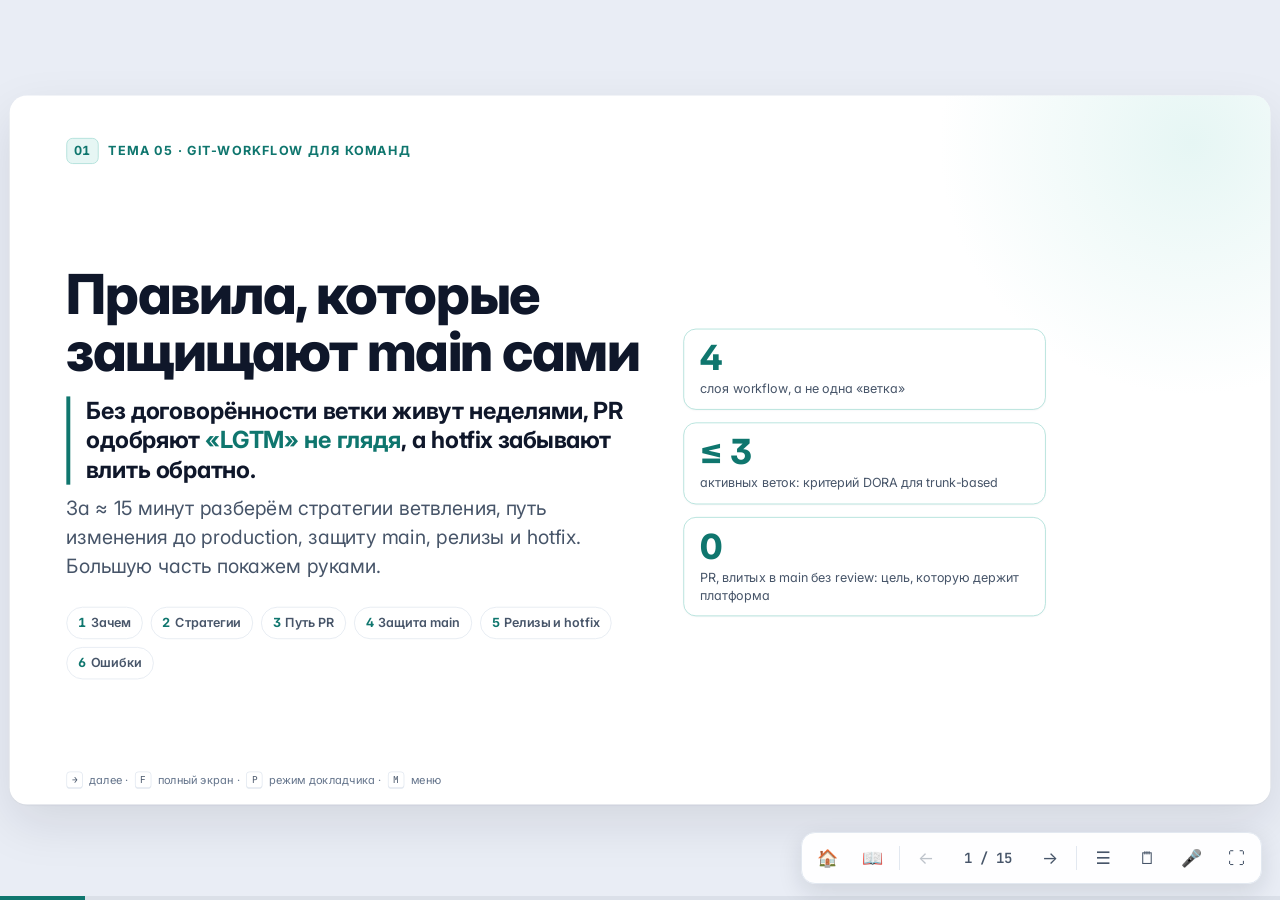
<file: site/slides/05-git-workflow/index.html>
<!doctype html>
<html lang="ru">
<head>
<meta charset="utf-8">
<meta name="viewport" content="width=device-width, initial-scale=1">
<meta name="color-scheme" content="only light">
<meta name="description" content="Как команде работать в одном репозитории: стратегии ветвления, путь изменения до production, защита main, релизы и hotfix.">
<title>Git-workflow для команд — DevOps Cursus</title>
<link rel="icon" href="data:image/svg+xml,%3Csvg xmlns='http://www.w3.org/2000/svg' viewBox='0 0 64 64'%3E%3Crect x='6' y='10' width='52' height='44' rx='10' fill='%230f172a'/%3E%3Cpath d='m18 26 8 6-8 6M30 40h14' stroke='%23fff' stroke-width='4' fill='none' stroke-linecap='round' stroke-linejoin='round'/%3E%3C/svg%3E">
<link rel="preconnect" href="https://fonts.googleapis.com">
<link rel="preconnect" href="https://fonts.gstatic.com" crossorigin>
<link href="https://fonts.googleapis.com/css2?family=Inter:wght@400;500;600;700;800&family=JetBrains+Mono:wght@400;500;600;700&display=swap&subset=cyrillic" rel="stylesheet">
<link rel="stylesheet" href="../../assets/deck.css">
<link rel="stylesheet" href="../../assets/cursus.css">
<style>
/* Локальные добавки только для колоды 05. Общие стили (deck.css, cursus.css) не меняем. */
[hidden] { display: none !important; }
.sw { font: 600 16px/1.3 Inter, system-ui, sans-serif; color: var(--ink); }
.switches.one { grid-template-columns: 1fr; }
.seg button { font-size: 16px; }
.kpi span { font-size: 16px; }
.qa.two { grid-template-columns: repeat(2, minmax(0, 1fr)); }
.graph { width: 100%; height: auto; display: block; }
.graph .trunk { fill: none; stroke: var(--accent); stroke-width: 5; stroke-linecap: round; }
.graph .dev { fill: none; stroke: #475569; stroke-width: 5; stroke-linecap: round; }
.graph .br { fill: none; stroke: #64748b; stroke-width: 4; stroke-linecap: round; stroke-linejoin: round; }
.graph .hf { fill: none; stroke: #be123c; stroke-width: 4; stroke-linecap: round; stroke-linejoin: round; }
.graph .lb.hfl { fill: #9f1239; }
.graph .cp { fill: none; stroke: #be123c; stroke-width: 3; stroke-dasharray: 7 6; }
.graph circle { fill: #fff; stroke: var(--accent); stroke-width: 4; }
.graph .lb { font: 600 16px Inter, system-ui, sans-serif; fill: #334155; }
.graph .lb.acc { fill: var(--accent); }
.strat-grid { display: grid; grid-template-columns: 1.05fr 1fr; gap: 26px; align-items: center; }
.strat-grid h3 { margin: 0; font-size: 24px; }
.pm { display: grid; grid-template-columns: 1fr 1fr; gap: 12px; margin-top: 12px; }
.pm > div { border-radius: 14px; padding: 12px 16px; font-size: 17px; }
.pm .plus { background: #ecfdf3; border: 1px solid #b3e2c8; }
.pm .minus { background: #fff1f2; border: 1px solid #fecdd3; }
.pm h4 { margin: 0 0 4px; font-size: 18px; }
.pm ul { margin: 0; padding-left: 20px; color: var(--ink2); }
.pm li { margin: 3px 0; }
.fit { margin: 12px 0 0; font-size: 17px; color: var(--ink2); }
.pr-sim .card h3 { margin-bottom: 10px; }
.verdict-box { border: 2px solid var(--line); border-radius: 18px; padding: 16px 20px; background: #fff; }
.verdict-box.ok { border-color: #0e8a4f; background: #e7f7ee; }
.verdict-box.bad { border-color: #be123c; background: #fff1f2; }
.verdict-box b { font-size: 26px; }
.verdict-box ul { margin: 8px 0 0; padding-left: 20px; font-size: 17px; color: var(--ink2); }
.btnrow { display: flex; gap: 10px; flex-wrap: wrap; }
.btnrow .btn { font-size: 16px; }
.vrow { display: flex; align-items: center; gap: 18px; font: 800 46px/1 Inter, system-ui, sans-serif; letter-spacing: -.02em; font-variant-numeric: tabular-nums; }
.vrow .vold { color: var(--mut); }
.vrow .vnew { color: var(--accent); }
.vrow .vtag { margin-left: 12px; font-size: 16px; font-weight: 700; }
.pane-text { font-size: 18px; color: var(--ink2); margin: 12px 0 0; }
.pane-text b { color: var(--ink); }
.graph-note { font-size: 16px; color: var(--mut); margin-top: 8px; }
.meter-row { display: grid; gap: 8px; margin-top: 14px; }
.meter { height: 18px; }
.meter i { background: var(--accent); }
.hotwarn { border-left: 4px solid #be123c; background: #fff1f2; border-radius: 10px; padding: 12px 18px; font-size: 19px; }
/* --- ревью: контраст, иерархия, заполнение пустот --- */
.dom-ng { --dom: #0a7040; }                       /* kicker на светло-зелёном: 3.97 → ≥ 4.5 */
.t-com { color: #5b6577; }                         /* комментарии в коде: 2.98 → ≥ 4.5 */
.hero .stats { flex-direction: column; align-items: stretch; max-width: 460px; }
.big .pain h3 { font-size: 24px; }
.big .pain ul { font-size: 21px; }
.big .pain li { margin: 8px 0; }
.big .analogy { font-size: 20px; }
.layers .card { display: flex; flex-direction: column; gap: 4px; }
.layers .card .tag, .causes .card .tag { align-self: flex-start; }
.layers .card h3 { font-size: 24px; }
.layers .card .muted { font-size: 20px; margin: 6px 0 0; }
.layers .card .small { font-size: 18px; margin-top: auto; padding: 12px 14px; background: var(--dom-soft); border-radius: 12px; color: var(--ink); }
.layers .callout, .bigc .callout { font-size: 19px; }
.flags ul { font-size: 18px !important; }
.pane-lg .pane-text { font-size: 20px; }
.seg.g2 { display: grid; grid-template-columns: 1fr 1fr; }
.seg.g2 button { text-align: left; font-size: 16px; padding: 10px 14px; }
.rp-steps { margin: 6px 0 0; padding-left: 24px; font-size: 18px; color: var(--ink2); line-height: 1.5; }
.rp-steps li { margin: 6px 0; }
.causes .card { display: flex; flex-direction: column; gap: 4px; }
.causes .card h3 { font-size: 24px; }
.causes .card .muted { font-size: 20px; }
.causes .card .small { font-size: 18px; margin-top: auto; padding: 12px 14px; background: var(--dom-soft); border-radius: 12px; color: var(--ink); }
.flip .q .brk { display: block; margin-top: 8px; font-weight: 500; font-size: 16px; color: #9f1239; }
.qa.anti .flip { min-height: 214px; }
.qa.anti .flip .q { font-size: 20px; }
.flip .q .brk b { font-weight: 700; }
.qa.anti .flip .a, .qa.two .flip .a { font-size: 17px; }
body.flow .strat-grid, body.flow .pm, body.flow .seg.g2, body.flow .qa.two { grid-template-columns: 1fr; }
body.flow .seg { display: flex; flex-wrap: wrap; }
body.flow .seg button code { white-space: normal; overflow-wrap: anywhere; }
body.flow .vrow { flex-wrap: wrap; font-size: 36px; row-gap: 8px; }
body.flow .vrow .vtag { margin-left: 0; }
body.flow .hero .stats { max-width: none; }
</style>
</head>
<body class="theme-flow">
<noscript><div class="noscript">Для презентации нужен JavaScript. Текстовая версия — <a href="../../materials/manuals/05-git-workflow-manual/">мануал</a>.</div></noscript>
<div class="stage">
<main class="deck" id="deck">

<!-- ======================= 01 ТИТУЛ ======================= -->
<section data-title="Git-workflow: титул" class="dom-gr">
  <div class="sh"><div class="kicker"><span class="n"></span>Тема 05 · Git-workflow для команд</div></div>
  <div class="hero">
    <div>
      <h1>Правила, которые<br>защищают main сами</h1>
      <p class="hook">Без договорённости ветки живут неделями, PR одобряют <em>«LGTM» не глядя</em>, а hotfix забывают влить обратно.</p>
      <p class="lede">За ≈ 15 минут разберём стратегии ветвления, путь изменения до production, защиту main, релизы и hotfix. Большую часть покажем руками.</p>
      <div class="agenda">
        <span><b>1</b>Зачем</span><span><b>2</b>Стратегии</span><span><b>3</b>Путь PR</span>
        <span><b>4</b>Защита main</span><span><b>5</b>Релизы и hotfix</span><span><b>6</b>Ошибки</span>
      </div>
    </div>
    <div class="stats">
      <div class="stat"><b>4</b><span>слоя workflow, а не одна «ветка»</span></div>
      <div class="stat"><b>≤ 3</b><span>активных веток: критерий DORA для trunk-based</span></div>
      <div class="stat"><b>0</b><span>PR, влитых в main без review: цель, которую держит платформа</span></div>
    </div>
  </div>
  <div class="hint"><kbd>→</kbd> далее · <kbd>F</kbd> полный экран · <kbd>P</kbd> режим докладчика · <kbd>M</kbd> меню</div>
  <aside class="notes">
    <p>Начните с вопроса в зале: «Кто в команде знает, какая ветка сейчас в production?» Обещание темы: после презентации участники смогут выбрать стратегию, настроить защиту main и пройти hotfix без паники. Цифры в статистике взяты из мануала, на них можно ссылаться.</p>
  </aside>
</section>

<!-- ======================= 02 БОЛЬ → РЕШЕНИЕ ======================= -->
<section data-title="Зачем это нужно" class="dom-fw big">
  <div class="sh">
    <div class="kicker"><span class="n"></span>Зачем</div>
    <h2>Без договорённости main становится полем боя</h2>
    <p class="lede">Git одинаково легко даёт и порядок, и хаос. Что выйдет у вас, решают правила, а не инструмент.</p>
  </div>
  <div class="body col">
    <div class="pain">
      <div class="was"><h3>😖 Без workflow</h3><ul><li>Ветки живут неделями, слияние превращается в merge hell</li><li>PR на 3000 строк «смотрят» за пять минут</li><li>Push в main в обход тестов и review</li><li>Hotfix сделан на сервере и забыт в ветке</li></ul></div>
      <div class="arrow">→</div>
      <div class="now"><h3>😌 С согласованным workflow</h3><ul><li>Изменения маленькие и вливаются в main ежедневно</li><li>Проверки и одобрения гарантирует платформа, а не честное слово</li><li>main всегда зелёный, из него выпускается релиз</li><li>Срочный fix идёт по заранее отрепетированному пути</li></ul></div>
    </div>
    <div class="analogy" style="margin-top:18px"><span class="ai">💡</span><div><span class="al">Аналогия</span>Git — это дорога без светофора и разметки: ехать можно куда угодно, но столкновения неизбежны. Workflow и есть светофор, только вешаете его вы в настройках платформы.</div></div>
    <div class="callout" style="margin-top:14px">Даже автор GitFlow Винсент Дриссен в 2020 году дописал к своей статье: для непрерывно доставляемого веб-софта лучше модели проще, вроде GitHub Flow. Выбор workflow — инженерное решение, а не традиция.</div>
  </div>
  <aside class="notes"><p>Пройдитесь по левой колонке и спросите зал, какая из четырёх проблем знакома. Правая колонка — не список пожеланий, а то, что дают правила платформы. Подчеркните: «честное слово» заменяется техническим ограничением.</p></aside>
</section>

<!-- ======================= 03 ЧЕТЫРЕ СЛОЯ ======================= -->
<section data-title="Четыре слоя workflow" class="dom-gr layers">
  <div class="sh">
    <div class="kicker"><span class="n"></span>Модель</div>
    <h2>Workflow — это четыре слоя, и путать их не надо</h2>
    <p class="lede">У каждого слоя свой вопрос. Ответ на один не отвечает на другой.</p>
  </div>
  <div class="body col">
    <div class="grid g4" style="height:360px">
      <div class="card"><span class="tag">вопрос 1</span><h3 style="margin-top:10px">Стратегия ветвления</h3><p class="muted">Какие ветки есть и сколько живут?</p><p class="small"><b>Пример:</b> только main и ветки на 1–2 дня.</p></div>
      <div class="card"><span class="tag">вопрос 2</span><h3 style="margin-top:10px">Процесс интеграции</h3><p class="muted">Как изменение попадает в main?</p><p class="small"><b>Пример:</b> PR, 1 approval от CODEOWNERS, зелёный CI, merge queue.</p></div>
      <div class="card"><span class="tag">вопрос 3</span><h3 style="margin-top:10px">Метод слияния</h3><p class="muted">Какой след оставляет изменение в истории?</p><p class="small"><b>Пример:</b> squash, заголовок PR в формате Conventional Commits.</p></div>
      <div class="card"><span class="tag">вопрос 4</span><h3 style="margin-top:10px">Релизный процесс</h3><p class="muted">Как из истории получается версия?</p><p class="small"><b>Пример:</b> тег vX.Y.Z и changelog, сгенерированный из коммитов.</p></div>
    </div>
    <div class="callout">Метод слияния — не стратегия ветвления. Trunk-based и squash-merge прекрасно совместимы: решения независимы, хотя и влияют друг на друга. <b>Workflow — не про Git, а про договорённость людей, закреплённую в настройках платформы.</b></div>
  </div>
  <aside class="notes"><p>Главная мысль слайда: слои не надо смешивать. Если кто-то спорит «у нас GitFlow», спросите, какой слой он имеет в виду. Пример на четвёртом слое пригодится на слайде про релизы.</p></aside>
</section>

<!-- ======================= 04 ИНТЕРАКТИВ: СТРАТЕГИИ (табы + граф веток) ======================= -->
<section data-title="Интерактив: стратегии ветвления" class="dom-dk">
  <div class="sh">
    <div class="kicker"><span class="n"></span>Стратегии</div>
    <h2>Одна ось: сколько веток живёт и как долго изменение живёт отдельно</h2>
    <p class="lede">Переключайте стратегии: слева граф веток, справа плюсы, минусы и кому подходит.</p>
  </div>
  <div class="body col">
    <div class="tabs" data-group="strat" aria-label="Стратегии ветвления">
      <button data-tab="tbd" data-default>Trunk-based</button>
      <button data-tab="gh">GitHub Flow</button>
      <button data-tab="gf">GitFlow</button>
      <button data-tab="rb">Release branches</button>
    </div>

    <div class="card" data-pane="tbd" data-group="strat">
      <div class="strat-grid">
        <svg class="graph" viewBox="0 0 600 260" role="img" aria-label="Trunk-based: короткие ветки быстро вливаются в main">
          <line class="trunk" x1="30" y1="150" x2="580" y2="150"/>
          <path class="br" d="M110 150 Q130 90 170 90 Q200 90 210 150"/>
          <path class="br" d="M300 150 Q320 210 350 210 Q380 210 390 150"/>
          <path class="br" d="M440 150 Q455 115 480 115 Q500 115 510 150"/>
          <circle cx="60" cy="150" r="8"/><circle cx="110" cy="150" r="8"/><circle cx="210" cy="150" r="8"/><circle cx="300" cy="150" r="8"/><circle cx="390" cy="150" r="8"/><circle cx="440" cy="150" r="8"/><circle cx="510" cy="150" r="8"/>
          <circle cx="570" cy="150" r="10" style="fill:var(--accent)"/>
          <text class="lb" x="128" y="72">feat/a · меньше дня</text>
          <text class="lb" x="300" y="245">fix/b · несколько часов</text>
          <text class="lb" x="446" y="104">feat/c</text>
          <text class="lb acc" x="30" y="136">main</text>
          <text class="lb acc" x="580" y="196" text-anchor="end">релиз-тег</text>
        </svg>
        <div>
          <h3>Trunk-based Development</h3>
          <div class="pm">
            <div class="plus"><h4>Плюсы</h4><ul><li>Почти нет merge hell</li><li>Минимальный Lead Time</li><li>Прямой путь к Continuous Deployment</li></ul></div>
            <div class="minus"><h4>Минусы</h4><ul><li>Нужен быстрый и надёжный CI</li><li>Нужны feature flags</li><li>Нужна культура маленьких PR</li></ul></div>
          </div>
          <p class="fit"><b>Подходит:</b> SaaS, Continuous Deployment, зрелые команды.</p>
        </div>
      </div>
    </div>

    <div class="card" data-pane="gh" data-group="strat" hidden>
      <div class="strat-grid">
        <svg class="graph" viewBox="0 0 600 260" role="img" aria-label="GitHub Flow: ветка от main, PR, слияние обратно в main">
          <line class="trunk" x1="30" y1="200" x2="580" y2="200"/>
          <path class="br" d="M120 200 L140 90 L300 90 L320 200"/>
          <path class="br" d="M400 200 L420 140 L520 140 L540 200"/>
          <circle cx="60" cy="200" r="8"/><circle cx="120" cy="200" r="8"/><circle cx="320" cy="200" r="8"/><circle cx="400" cy="200" r="8"/><circle cx="540" cy="200" r="8"/>
          <circle cx="170" cy="90" r="7"/><circle cx="230" cy="90" r="7"/><circle cx="280" cy="90" r="7"/>
          <circle cx="450" cy="140" r="7"/><circle cx="490" cy="140" r="7"/>
          <text class="lb" x="120" y="60">feature/x · PR + CI + review</text>
          <text class="lb" x="418" y="112">fix/y · PR</text>
          <text class="lb acc" x="30" y="236">main → деплой из main</text>
        </svg>
        <div>
          <h3>GitHub Flow</h3>
          <div class="pm">
            <div class="plus"><h4>Плюсы</h4><ul><li>Одно правило: всё в main можно деплоить</li><li>Простой дефолт без лишних веток</li><li>Hotfix — обычный PR с приоритетом</li></ul></div>
            <div class="minus"><h4>Минусы</h4><ul><li>Незаконченная работа чаще держится в ветке</li><li>Ветку легко затянуть на недели</li></ul></div>
          </div>
          <p class="fit"><b>Подходит:</b> веб-сервисы, небольшие и средние команды.</p>
        </div>
      </div>
    </div>

    <div class="card" data-pane="gf" data-group="strat" hidden>
      <div class="strat-grid">
        <svg class="graph" viewBox="0 0 600 270" role="img" aria-label="GitFlow: main, develop, feature, release и hotfix ветки; hotfix вливается и в main, и в develop">
          <line class="trunk" x1="30" y1="70" x2="580" y2="70"/>
          <line class="dev" x1="30" y1="170" x2="580" y2="170"/>
          <path class="br" d="M90 170 L110 235 L210 235 L230 170"/>
          <path class="br" d="M380 170 L400 120 L480 120 L500 70"/>
          <path class="hf" d="M250 70 L265 112 L320 112 L335 70"/>
          <path class="hf" d="M320 112 L340 170"/>
          <circle cx="60" cy="70" r="8"/><circle cx="250" cy="70" r="8"/><circle cx="335" cy="70" r="10" style="fill:var(--accent)"/><circle cx="500" cy="70" r="10" style="fill:var(--accent)"/>
          <circle cx="60" cy="170" r="8"/><circle cx="110" cy="170" r="8"/><circle cx="230" cy="170" r="8"/><circle cx="340" cy="170" r="8"/><circle cx="380" cy="170" r="8"/><circle cx="560" cy="170" r="8"/>
          <text class="lb acc" x="30" y="52">main: только релизы, теги</text>
          <text class="lb" x="30" y="200">develop</text>
          <text class="lb" x="118" y="258">feature/*</text>
          <text class="lb" x="408" y="108">release/*</text>
          <text class="lb hfl" x="262" y="136">hotfix/*</text>
        </svg>
        <div>
          <h3>GitFlow</h3>
          <div class="pm">
            <div class="plus"><h4>Плюсы</h4><ul><li>Явные релизы и фаза стабилизации</li><li>Удобно при плановом QA перед релизом</li><li>Ветки release и hotfix изолируют риски</li></ul></div>
            <div class="minus"><h4>Минусы</h4><ul><li>Две долгоживущие ветки: интеграция откладывается</li><li>Двойные merge hotfix легко забыть</li><li>Лишний слой для веб-сервиса с частыми деплоями</li></ul></div>
          </div>
          <p class="fit"><b>Подходит:</b> коробочный софт, мобильные приложения, релизы по расписанию.</p>
        </div>
      </div>
    </div>

    <div class="card" data-pane="rb" data-group="strat" hidden>
      <div class="strat-grid">
        <svg class="graph" viewBox="0 0 600 260" role="img" aria-label="Release branches: разработка в main, релизная ветка получает fix через cherry-pick">
          <line class="trunk" x1="30" y1="80" x2="580" y2="80"/>
          <path class="br" d="M220 80 L240 200 L560 200"/>
          <line class="cp" x1="420" y1="92" x2="420" y2="188"/>
          <circle cx="60" cy="80" r="8"/><circle cx="140" cy="80" r="8"/><circle cx="220" cy="80" r="8"/><circle cx="300" cy="80" r="8"/><circle cx="420" cy="80" r="8"/><circle cx="520" cy="80" r="8"/>
          <circle cx="260" cy="200" r="8"/><circle cx="420" cy="200" r="8"/><circle cx="520" cy="200" r="8"/>
          <text class="lb acc" x="30" y="60">main: здесь разработка</text>
          <text class="lb" x="436" y="150">cherry-pick -x</text>
          <text class="lb" x="236" y="236">release/1.4: только fix</text>
        </svg>
        <div>
          <h3>Release branches</h3>
          <div class="pm">
            <div class="plus"><h4>Плюсы</h4><ul><li>Поддержка нескольких версий параллельно</li><li>Новые фичи не попадают в поддерживаемые ветки</li></ul></div>
            <div class="minus"><h4>Минусы</h4><ul><li>Каждый fix переносится cherry&#8209;pick'ом</li><li>Ветка никогда не вливается обратно в main</li></ul></div>
          </div>
          <p class="fit"><b>Подходит:</b> мобильные приложения (ревью в сторе занимает дни), on-premise, библиотеки с LTS.</p>
        </div>
      </div>
    </div>
    <div class="callout"><b>Как выбрать:</b> деплоите каждый день — trunk-based или GitHub Flow; поддерживаете несколько версий параллельно — release branches; GitFlow оставьте для явно версионируемого ПО с релизами по расписанию.</div>
  </div>
  <aside class="notes"><p>Дайте участникам 30 секунд: пусть сами нажмут все четыре вкладки. Ключевой вопрос к залу: «Что вы выберете для веб-сервиса с деплоем каждый день?» Главная ось сравнения — сколько долгоживущих веток и как долго изменение живёт отдельно от main.</p></aside>
</section>

<!-- ======================= 05 ДЕПЛОЙ ≠ РЕЛИЗ ======================= -->
<section data-title="Деплой и релиз: флаг их разводит" class="dom-id flags bigc">
  <div class="sh">
    <div class="kicker"><span class="n"></span>Незаконченная работа</div>
    <h2>Деплой и релиз — разные события, и их разводит feature flag</h2>
    <p class="lede">Без флага незаконченная фича вынуждена жить в отдельной ветке. С флагом её можно влить в main уже сегодня.</p>
  </div>
  <div class="body split">
    <div class="l">
      <div class="card"><h3>🚚 Деплой: техническое событие</h3><p class="muted">Новая версия кода запущена в production. Решает инженер, можно хоть каждый час.</p></div>
      <div class="card"><h3>🎉 Релиз: продуктовое событие</h3><p class="muted">Пользователи реально получили новую функциональность. Решает продукт: переключателем флага, без нового деплоя.</p></div>
      <div class="analogy"><span class="ai">💡</span><div><span class="al">Аналогия</span>Дом построен и подключён к сетям (деплой), но въехать можно, когда открыли подъезд (релиз).</div></div>
    </div>
    <div class="r">
      <div class="card">
        <h3>Типы флагов и срок жизни</h3>
        <ul style="margin:10px 0 0;padding-left:22px;line-height:1.55">
          <li><b>Release toggle</b>: скрыть незаконченное, включить готовое. Дни–недели, потом удалить.</li>
          <li><b>Experiment toggle</b>: A/B-тест. Живёт, пока идёт эксперимент.</li>
          <li><b>Ops toggle (kill switch)</b>: быстро отключить рискованную функцию при инциденте. Может жить долго.</li>
          <li><b>Permission toggle</b>: функция для бета-тестеров или внутренних пользователей.</li>
        </ul>
      </div>
      <div class="callout">Правило: задача на удаление флага создаётся вместе с флагом. Иначе флаги становятся техническим долгом с отсроченным платежом.</div>
    </div>
  </div>
  <aside class="notes"><p>Это самая «продающая» мысль для DevOps: деплой можно делать часто и безопасно, а релиз — решением продукта. Если спросят про всё, что флагом не спрятать, ответьте: изменение схемы БД и ломающее изменение API — через expand/contract и branch by abstraction.</p></aside>
</section>

<!-- ======================= 06 ИНТЕРАКТИВ: ПУТЬ ИЗМЕНЕНИЯ ======================= -->
<section data-title="Интерактив: путь до production" class="dom-gr pane-lg bigc">
  <div class="sh">
    <div class="kicker"><span class="n"></span>Путь изменения</div>
    <h2>От задачи до production: нажмите на этап</h2>
    <p class="lede">Один путь, одна схема для trunk-based и GitHub Flow с merge queue. Остальные стратегии — вариации этой схемы.</p>
  </div>
  <div class="body col">
    <div class="steps-row" data-group="path">
      <button class="sr" data-tab="task" data-default><span class="si">📋</span><b>Задача</b><span>ключ в трекере</span></button>
      <button class="sr" data-tab="branch"><span class="si">🌱</span><b>Ветка</b><span>короткая, дни</span></button>
      <button class="sr" data-tab="pr"><span class="si">🔀</span><b>Pull Request</b><span>маленький diff</span></button>
      <button class="sr" data-tab="checks"><span class="si">✅</span><b>Проверки</b><span>CI и review</span></button>
      <button class="sr" data-tab="queue"><span class="si">🚦</span><b>Merge queue</b><span>проверка на свежем main</span></button>
      <button class="sr" data-tab="prod"><span class="si">🚀</span><b>main → прод</b><span>фича за флагом</span></button>
    </div>
    <div class="card" data-pane="task" data-group="path"><h3>Задача в трекере</h3><p class="pane-text">Ключ задачи (например, <code class="i">PROJ-123</code>) попадает в имя ветки. Так трекер сам связывает задачу, ветку и PR.</p><p class="pane-text"><b>Если пропустить:</b> ветку и PR не связать с задачей, и разобраться, зачем изменение, становится сложно.</p></div>
    <div class="card" data-pane="branch" data-group="path" hidden><h3>Короткая рабочая ветка</h3><p class="pane-text">Формат <code class="i">feat/PROJ-123-oauth-login</code>. Ветка живёт дни, а не недели. В строгом trunk-based — не дольше 1–2 дней.</p><p class="pane-text"><b>Если пропустить:</b> расхождение с main растёт, а слияние дорожает.</p></div>
    <div class="card" data-pane="pr" data-group="path" hidden><h3>Pull Request маленького размера</h3><p class="pane-text">Ориентир до 200–400 изменённых строк. В описании три ответа: что изменилось, зачем, как проверить. Незаконченное открывайте как draft, чтобы получить ранний фидбек.</p><p class="pane-text"><b>Если пропустить:</b> на диффе в 3000 строк review становится формальным: «LGTM».</p></div>
    <div class="card" data-pane="checks" data-group="path" hidden><h3>Проверки и review</h3><p class="pane-text">CI запускает lint, тесты и commitlint. CODEOWNERS назначает владельцев путей. Человек смотрит на логику, архитектуру и риски, а не на отступы.</p><p class="pane-text"><b>Если пропустить:</b> обязательные проверки перестают быть техническим ограничением.</p></div>
    <div class="card" data-pane="queue" data-group="path" hidden><h3>Merge queue</h3><p class="pane-text">Одобренные PR встают в очередь. Платформа проверяет каждый на временной ветке «main + этот PR + впереди стоящие» и вливает, только если CI зелёный.</p><p class="pane-text"><b>Зачем:</b> «зелёный PR + зелёный PR = красный main» перестаёт случаться.</p></div>
    <div class="card" data-pane="prod" data-group="path" hidden><h3>main всегда зелёный, и CD забирает каждый коммит</h3><p class="pane-text">Незаконченная фича уже в production, но выключена флагом: деплой есть, релиза нет. Так работает CD из мануала 02-cicd.</p><p class="pane-text"><b>Вывод:</b> изменение доходит до пользователей за дни, а не за недели ветки.</p></div>
    <div class="callout">Весь путь от задачи до production — это <b>Lead Time for Changes</b> из DORA. Отрезок от открытия PR до main — <b>PR cycle time</b>: его вы и сокращаете маленькими PR и быстрым review.</div>
  </div>
  <aside class="notes"><p>Нажимайте этапы слева направо и спрашивайте: «На каком этапе у вас сейчас простой?» Обратите внимание: на каждом шаге есть «что будет, если пропустить». Это и есть доводы для команды.</p></aside>
</section>

<!-- ======================= 07 ИНТЕРАКТИВ: СИМУЛЯТОР PR ======================= -->
<section data-title="Симулятор: мерж в main" class="dom-us">
  <div class="sh">
    <div class="kicker"><span class="n"></span>Попробуйте сами</div>
    <h2>Пройдёт ли мерж в main? Переключайте правила и факты</h2>
    <p class="lede">Слева правила защиты main, справа состояние PR. Мерж блокируется, как только нарушено хотя бы одно включённое правило.</p>
  </div>
  <div class="body split pr-sim">
    <div class="l">
      <div class="card">
        <h3>Правила защиты main</h3>
        <div class="switches one">
          <button class="sw" aria-pressed="true" data-rule="ci"><span class="knob"></span>Required status checks: CI должен быть зелёным</button>
          <button class="sw" aria-pressed="true" data-rule="appr"><span class="knob"></span>Require 1 approval</button>
          <button class="sw" aria-pressed="true" data-rule="stale"><span class="knob"></span>Dismiss stale approvals: новые коммиты сбрасывают approve</button>
          <button class="sw" aria-pressed="true" data-rule="latest"><span class="knob"></span>Require approval of most recent push</button>
          <button class="sw" aria-pressed="true" data-rule="conv"><span class="knob"></span>Require conversation resolution</button>
          <button class="sw" aria-pressed="true" data-rule="linear"><span class="knob"></span>Require linear history: без merge-коммитов</button>
        </div>
      </div>
    </div>
    <div class="r">
      <div class="card">
        <h3>Состояние PR</h3>
        <div class="switches one">
          <button class="sw" aria-pressed="true" data-fact="ci"><span class="knob"></span>CI прошёл</button>
          <button class="sw" aria-pressed="true" data-fact="appr"><span class="knob"></span>Есть approve</button>
          <button class="sw" aria-pressed="false" data-fact="newc"><span class="knob"></span>После approve пришли новые коммиты</button>
          <button class="sw" aria-pressed="false" data-fact="open"><span class="knob"></span>Есть незакрытые замечания</button>
          <button class="sw" aria-pressed="false" data-fact="merge"><span class="knob"></span>Выбран merge-коммит, а не squash</button>
        </div>
      </div>
      <div class="verdict-box ok" id="prBox" aria-live="polite">
        <b id="prVerdict">✓ Мерж пройдёт</b>
        <ul id="prReasons"></ul>
      </div>
      <div class="btnrow">
        <button class="btn ghost" id="prPreset">Сценарий: два коммита после approve</button>
        <button class="btn ghost" id="prReset">⟲ Сбросить</button>
      </div>
    </div>
  </div>
  <aside class="notes"><p>Попросите зал угадать результат до нажатия. Сначала нажмите «Сценарий»: мерж заблокирован, потому что approve сброшен. Потом выключите только Dismiss stale: мерж всё равно блокируется правилом про последний push. Вывод: оба правила держат вместе, поэтому и описаны в мануале как пара.</p></aside>
</section>

<!-- ======================= 08 ИНТЕРАКТИВ: РЕЛИЗ ИЗ КОММИТОВ ======================= -->
<section data-title="Релиз из коммитов" class="dom-fw">
  <div class="sh">
    <div class="kicker"><span class="n"></span>Релизы</div>
    <h2>Версию и changelog считает история, а не человек в конце спринта</h2>
    <p class="lede">Выберите тип коммита из главной ветки: версия по SemVer пересчитается сама.</p>
  </div>
  <div class="body split">
   <div class="l">
    <div class="seg g2" data-group="commit" aria-label="Тип коммита">
      <button data-tab="fix" data-default><code>fix(api): handle empty list</code></button>
      <button data-tab="feat"><code>feat(auth): add OAuth login</code></button>
      <button data-tab="brk"><code>feat(api)!: drop v1 endpoints</code></button>
      <button data-tab="chore"><code>chore: bump deps</code></button>
    </div>
    <div class="card" data-pane="fix" data-group="commit">
      <div class="vrow"><span class="vold">1.4.2</span><span>→</span><span class="vnew">1.4.3</span><span class="tag vtag">PATCH</span></div>
      <p class="pane-text">Исправление бага. Попадает в changelog в раздел исправлений.</p>
    </div>
    <div class="card" data-pane="feat" data-group="commit" hidden>
      <div class="vrow"><span class="vold">1.4.2</span><span>→</span><span class="vnew">1.5.0</span><span class="tag vtag">MINOR</span></div>
      <p class="pane-text">Новая обратно совместимая функциональность. В changelog — как новая возможность.</p>
    </div>
    <div class="card" data-pane="brk" data-group="commit" hidden>
      <div class="vrow"><span class="vold">1.4.2</span><span>→</span><span class="vnew">2.0.0</span><span class="tag vtag">MAJOR</span></div>
      <p class="pane-text">Несовместимое изменение. Обозначается «!» после типа или футером <code class="i">BREAKING CHANGE:</code>.</p>
    </div>
    <div class="card" data-pane="chore" data-group="commit" hidden>
      <div class="vrow"><span class="vold">1.4.2</span><span>→</span><span class="vnew">1.4.2</span><span class="tag vtag">без изменений</span></div>
      <p class="pane-text">Служебные изменения (chore, docs, refactor, test, ci) версию обычно не меняют.</p>
    </div>
    <div class="callout">Тип коммита важнее его размера: однострочный <code class="i">feat!</code> поднимает MAJOR, а огромный <code class="i">refactor</code> обычно не меняет её вовсе.</div>
   </div>
   <div class="r">
    <div class="card">
      <h3>Как это делает release-please</h3>
      <ol class="rp-steps">
        <li>После каждого push в main читает коммиты с последнего релиза и открывает <b>релизный PR</b>: новая версия + обновлённый <code class="i">CHANGELOG.md</code>.</li>
        <li>Команда вливает релизный PR, когда хочет выпустить версию. Это ручные ворота Continuous Delivery в виде обычного PR.</li>
        <li>После слияния создаётся тег <code class="i">vX.Y.Z</code> и GitHub Release, тег запускает релизный пайплайн.</li>
      </ol>
    </div>
    <div class="callout">Тег, changelog и версия не расходятся, потому что собраны из одной истории коммитов. Аналоги: semantic-release, changesets, git-cliff.</div>
   </div>
  </div>
  <aside class="notes"><p>Переключайте типы коммитов по очереди. Спросите: «Какой коммит поднимет MAJOR?» Ответ: только несовместимое изменение, и его можно обозначить либо «!», либо футером. Тип коммита здесь важнее его размера.</p></aside>
</section>

<!-- ======================= 09 КОНФЛИКТЫ ======================= -->
<section data-title="Конфликты: откуда берутся" class="dom-dk causes bigc">
  <div class="sh">
    <div class="kicker"><span class="n"></span>Конфликты</div>
    <h2>Тяжёлые конфликты рождаются из долгих веток и больших правок</h2>
    <p class="lede">Команда не может отменить конфликты, но может сделать их маленькими и редкими.</p>
  </div>
  <div class="body col">
    <div class="grid g3" style="height:350px">
      <div class="card"><span class="tag">причина 1</span><h3 style="margin-top:10px">Долгоживущие ветки</h3><p class="muted">Расхождение с main растёт каждый день, а сложность слияния растёт быстрее линейной.</p><p class="small"><b>Лекарство:</b> ежедневная синхронизация с main и интеграция в main.</p></div>
      <div class="card"><span class="tag">причина 2</span><h3 style="margin-top:10px">Массовые механические правки</h3><p class="muted">Переименование или автоформатирование всего проекта, сделанное параллельно с работой.</p><p class="small"><b>Лекарство:</b> отдельный PR с анонсом и <code class="i">.git-blame-ignore-revs</code>.</p></div>
      <div class="card"><span class="tag">причина 3</span><h3 style="margin-top:10px">Горячие файлы</h3><p class="muted">Общий конфиг, реестр роутов, файл зависимостей, который правят все.</p><p class="small"><b>Лекарство:</b> регистрация через каталоги и автообнаружение вместо одного общего списка.</p></div>
    </div>
    <div class="callout"><b>Полезный инструмент:</b> <code class="i">git rerere</code> запоминает, как вы разрешили конфликт, и при повторном таком же применяет решение сам. Включается командой <code class="i">git config --global rerere.enabled true</code>.</div>
  </div>
  <aside class="notes"><p>Здесь уместно спросить зал, у кого был «merge hell» на неделю. Почти всегда причина в одной из трёх строк карточек. Подчеркните: если долгая ветка уже есть, её надо синхронизировать с main минимум раз в день, а не ждать финального слияния.</p></aside>
</section>

<!-- ======================= 10 ИНТЕРАКТИВ: HOTFIX-СЦЕНАРИЙ ======================= -->
<section data-title="Интерактив: hotfix по шагам" class="dom-ng pane-lg bigc">
  <div class="sh">
    <div class="kicker"><span class="n"></span>Hotfix</div>
    <h2>Hotfix: сначала в main, потом cherry-pick в релизную ветку</h2>
    <p class="lede">Сценарий: в v1.4.2 упал платёжный сервис. Пройдите шаги и посмотрите, что ломается при неверном порядке.</p>
  </div>
  <div class="body col">
    <div class="steps-row" data-group="hf">
      <button class="sr" data-tab="s1" data-default><span class="si">1️⃣</span><b>Fix в main</b><span>обычный PR, приоритетное review</span></button>
      <button class="sr" data-tab="s2"><span class="si">2️⃣</span><b>Перенос в релиз</b><span>cherry-pick -x</span></button>
      <button class="sr" data-tab="s3"><span class="si">3️⃣</span><b>Тег и деплой</b><span>новая PATCH-версия</span></button>
      <button class="sr" data-tab="s4"><span class="si">⚠️</span><b>Ловушка</b><span>fix только в релизе</span></button>
    </div>
    <div class="card" data-pane="s1" data-group="hf">
      <script type="text/x-code" data-lang="bash" data-title="main">
        git switch main
        git pull --ff-only
        git log --oneline -1
      </script>
      <p class="pane-text">Fix уже влит в main через обычный PR. Здесь нельзя «поправить на сервере»: иначе следующий релиз вернёт баг.</p>
    </div>
    <div class="card" data-pane="s2" data-group="hf" hidden>
      <script type="text/x-code" data-lang="bash" data-title="release/1.4">
        git switch release/1.4
        git pull --ff-only
        git cherry-pick -x 3f9c2ab
        git push origin release/1.4
      </script>
      <p class="pane-text"><code class="i">-x</code> дописывает в сообщение строку «cherry picked from commit», и по ней видно, откуда пришло изменение. Если ветка защищена, пуш делается через PR.</p>
    </div>
    <div class="card" data-pane="s3" data-group="hf" hidden>
      <script type="text/x-code" data-lang="bash" data-title="tag">
        git tag -a v1.4.3 -m "fix(payments): retry on timeout"
        git push origin v1.4.3
      </script>
      <p class="pane-text">Push тега запускает релизный пайплайн. Версия PATCH: 1.4.2 → 1.4.3.</p>
    </div>
    <div class="card" data-pane="s4" data-group="hf" hidden>
      <div class="hotwarn"><b>Что ломается:</b> fix сделан только в release/1.4 и выкачен в прод. Через месяц плановый релиз собирается из main, а в main этого fix'а не было никогда. Баг возвращается.</div>
      <p class="pane-text"><b>Как правильно:</b> сначала main, потом cherry-pick вниз. Порядок «upstream first» исключает саму возможность такой регрессии.</p>
    </div>
    <div class="callout">Путь зависит от стратегии. <b>Trunk-based / GitHub Flow:</b> hotfix — обычный PR в main с приоритетным review. <b>GitFlow:</b> ветка <code class="i">hotfix/*</code> от main вливается и в main (с тегом PATCH), и в develop.</div>
  </div>
  <aside class="notes"><p>Пройдите шаги 1–3 как рецепт, а на шаге 4 остановитесь и спросите зал, что случится в следующем релизе. Порядок «main, потом cherry-pick» — главный вывод слайда. Hotfix не отменяет защиту веток: для срочного случая нужен быстрый путь review, а не обход.</p></aside>
</section>

<!-- ======================= 11 ИНТЕРАКТИВ: АНТИПАТТЕРНЫ (flip) ======================= -->
<section data-title="Антипаттерны: что ломается" class="dom-id">
  <div class="sh">
    <div class="kicker"><span class="n"></span>Ошибки</div>
    <h2>Шесть ошибок, которые ломают workflow почти в каждой команде</h2>
    <p class="lede">На карточке — что ломается. Сначала угадайте решение, потом нажмите.</p>
  </div>
  <div class="qa anti">
    <button class="flip" aria-expanded="false"><span class="q">Долгоживущие feature-ветки «до готовности»<span class="brk"><b>Ломается:</b> Merge hell, конфликты на дни, интеграционные баги находятся в самом конце.</span></span><span class="a"><b>Как правильно:</b> короткие ветки, незаконченное за флагом, branch by abstraction.</span><span class="tap">показать, как правильно →</span></button>
    <button class="flip" aria-expanded="false"><span class="q">PR на тысячи строк<span class="brk"><b>Ломается:</b> Review формальный («LGTM»), баги проходят, откат затрагивает всё сразу.</span></span><span class="a"><b>Как правильно:</b> рефакторинг отдельно от поведения, stacked PRs, ориентир 200–400 строк.</span><span class="tap">показать, как правильно →</span></button>
    <button class="flip" aria-expanded="false"><span class="q">Админ может обойти защиту «на всякий случай»<span class="brk"><b>Ломается:</b> Прямые push в main в обход CI и review — обычно в самый стрессовый момент.</span></span><span class="a"><b>Как правильно:</b> rulesets без исключений; для срочного — быстрый путь review, а не обход.</span><span class="tap">показать, как правильно →</span></button>
    <button class="flip" aria-expanded="false"><span class="q">Approve остаётся после новых коммитов<span class="brk"><b>Ломается:</b> Одобрили один код, влили другой.</span></span><span class="a"><b>Как правильно:</b> Dismiss stale approvals и Require approval of the most recent push.</span><span class="tap">показать, как правильно →</span></button>
    <button class="flip" aria-expanded="false"><span class="q">Обязательный CI-job с фильтром по путям<span class="brk"><b>Ломается:</b> Job не запустился, и PR навсегда «ждёт» его статуса.</span></span><span class="a"><b>Как правильно:</b> фильтровать шаги внутри job или завести итоговый job, который всегда отчитывается.</span><span class="tap">показать, как правильно →</span></button>
    <button class="flip" aria-expanded="false"><span class="q">Hotfix только в релизной ветке или на сервере<span class="brk"><b>Ломается:</b> Следующий релиз возвращает баг, production расходится с Git.</span></span><span class="a"><b>Как правильно:</b> fix в main, затем cherry-pick -x в релиз; деплой только из Git.</span><span class="tap">показать, как правильно →</span></button>
  </div>
  <aside class="notes"><p>Дайте участникам по карточке, пусть сами угадают решение, и только потом откройте. Последняя карточка связана с предыдущим слайдом. Если в команде узнали себя хотя бы в одной ошибке, это уже хороший повод для ретроспективы.</p></aside>
</section>

<!-- ======================= 12 ИНТЕРАКТИВ: МЕТРИКИ (табло) ======================= -->
<section data-title="Метрики процесса" class="dom-gr">
  <div class="sh">
    <div class="kicker"><span class="n"></span>Метрики</div>
    <h2>Метрики процесса: смотрите на тренд команды, а не на людей</h2>
    <p class="lede">Ориентиры из мануала. Переключите размер PR и посмотрите, что происходит на review.</p>
  </div>
  <div class="body col">
    <div class="kpis">
      <div class="kpi"><b>&lt; 1 дня</b><span>PR cycle time, p50: от открытия PR до main</span></div>
      <div class="kpi"><b>&lt; 4 ч</b><span>time to first review: первая реакция</span></div>
      <div class="kpi"><b>≤ 3</b><span>активных веток: критерий DORA для TBD</span></div>
      <div class="kpi"><b>0</b><span>PR, влитых без review</span></div>
    </div>
    <div class="body split">
      <div class="l">
        <div class="seg" data-group="size" aria-label="Размер PR">
          <button data-tab="s200" data-default>до ~200 строк</button>
          <button data-tab="s400">200–400</button>
          <button data-tab="s400p">400+</button>
        </div>
        <div class="card" data-pane="s200" data-group="size">
          <h3>Читают внимательно</h3>
          <p class="pane-text">Review за один подход, комментарии по делу.</p>
          <div class="meter-row"><div class="meter"><i style="width:30%"></i></div><span class="small muted">внимание на уровне нормы</span></div>
        </div>
        <div class="card" data-pane="s400" data-group="size" hidden>
          <h3>Проверить ещё можно, но review затягивается</h3>
          <p class="pane-text">Ревьюер начинает уставать, review тянется дольше.</p>
          <div class="meter-row"><div class="meter"><i style="width:65%;background:#b45309"></i></div><span class="small muted">внимание начинает падать</span></div>
        </div>
        <div class="card" data-pane="s400p" data-group="size" hidden>
          <h3>Формальный review: «LGTM» не глядя</h3>
          <p class="pane-text">Баги проходят, откат затрагивает всё сразу.</p>
          <div class="meter-row"><div class="meter"><i style="width:95%;background:#be123c"></i></div><span class="small muted">внимание упало</span></div>
        </div>
      </div>
      <div class="r">
        <div class="callout">Главный управляемый рычаг — <b>размер PR</b>. Он одновременно ускоряет review, снижает риск конфликтов и улучшает сразу несколько DORA-метрик.</div>
        <div class="card"><h3>Метрики — только на уровне команды</h3><p class="muted">Как только PR cycle time становится личным KPI, работает закон Гудхарта: люди дробят PR ради цифры, а ревьюеры одобряют не читая. Обсуждайте тренд на ретроспективе.</p></div>
      </div>
    </div>
  </div>
  <aside class="notes"><p>Нажмите три варианта размера подряд и спросите: «Где у вас сейчас?» Цифры — ориентиры, а не законы: их задаёт команда. Закрывайте слайд предупреждением про личные KPI: это самая частая причина, по которой метрики портят процесс.</p></aside>
</section>

<!-- ======================= 13 ИНТЕРАКТИВ: ЗАЩИТА КАК КОД (код с фокусом) ======================= -->
<section data-title="Защита main как код" class="dom-us">
  <div class="sh">
    <div class="kicker"><span class="n"></span>Практика</div>
    <h2>Защиту main храните как код: её видно на review и её нельзя «забыть»</h2>
    <p class="lede">Листайте стрелкой или нажимайте на блоки: подсвечивается фрагмент ruleset и пояснение справа.</p>
  </div>
  <div class="body split">
    <div class="l">
      <script type="text/x-code" data-lang="text" data-title="main-protection.json" data-cls="sm">
        #@target
        { "name": "main-protection", "target": "branch",
          "enforcement": "active",
          "conditions": { "ref_name": { "include": ["~DEFAULT_BRANCH"] } },
          "rules": [
        #@pr
            { "type": "non_fast_forward" },
            { "type": "required_linear_history" },
            { "type": "pull_request", "parameters": {
                "required_approving_review_count": 1,
                "dismiss_stale_reviews_on_push": true,
                "require_last_push_approval": true } },
        #@checks
            { "type": "required_status_checks", "parameters": {
                "required_status_checks": [ { "context": "test" } ] } } ] }
      </script>
      <script type="text/x-code" data-lang="bash" data-title="terminal" data-cls="sm">
        #@apply
        gh api --method POST repos/acme/checkout-service/rulesets \
          --input main-protection.json
        gh api repos/acme/checkout-service/rulesets   # проверить, что действует
      </script>
    </div>
    <div class="r viz">
      <div class="ent dom-us" data-k="target"><div class="ei">1</div><div><div class="et">Куда применять</div><div class="ed"><code class="i">~DEFAULT_BRANCH</code>: правило следует за веткой по умолчанию, даже если её переименуют.</div></div></div>
      <div class="ent dom-us" data-k="pr"><div class="ei">2</div><div><div class="et">Без обходных путей</div><div class="ed">Запрет force push, linear history, PR с 1 approval; новые коммиты сбрасывают approve, последний push тоже нужно одобрить.</div></div></div>
      <div class="ent dom-us" data-k="checks"><div class="ei">3</div><div><div class="et">Обязательные проверки</div><div class="ed">Имена должны точно совпадать с именами job'ов в CI. Не совпадут — проверка никогда не отчитается, и PR зависнет.</div></div></div>
      <div class="ent dom-us" data-k="apply"><div class="ei">4</div><div><div class="et">Применить и проверить</div><div class="ed">Нужны права администратора репозитория. API показывает, что правило действует, а не только описано в wiki.</div></div></div>
      <div class="callout">Настройки мышкой не видны на review и не переносятся на другой репозиторий. JSON — виден, одинаков везде и восстанавливается, если кто-то поменял руками.</div>
    </div>
  </div>
  <aside class="notes"><p>Пройдите четыре шага стрелкой. Главная мысль: правила в JSON видны на review и одинаковы во всех репозиториях. Фрагмент сокращён, полный ruleset — в примере 2 мануала. Для одного сервиса хватит мышки, но с ростом команды настройки должны переехать в код.</p></aside>
</section>

<!-- ======================= 14 ТЕСТ .mc ======================= -->
<section data-title="Проверьте себя" class="dom-dk">
  <div class="sh">
    <div class="kicker"><span class="n"></span>Проверка</div>
    <h2>Что сломается в этих ситуациях?</h2>
  </div>
  <div class="body col">
    <div class="mc" data-correct="1">
      <div class="q">Срочный fix внесли только в release/1.4 и выкатили в прод. Через месяц плановый релиз собирают из main. Что произойдёт?</div>
      <div class="opts">
        <button>Ничего: fix уже в проде, а релиз собирают по тегу</button>
        <button>Баг вернётся: в main этого fix'а никогда не было</button>
        <button>Git сам перенесёт fix в main при следующем merge</button>
      </div>
      <div class="why"><b>Почему так.</b> Fix сначала делают в main (upstream first), потом cherry-pick вниз. Релиз из main включает только то, что в main.</div>
      <span class="score"></span>
    </div>
    <div class="mc" data-correct="1">
      <div class="q">В команде включили merge queue, но в CI не добавили триггер merge_group. Что будет?</div>
      <div class="opts">
        <button>Очередь станет быстрее, проверки не нужны</button>
        <button>Обязательная проверка никогда не отчитается на временной ветке, очередь зависнет</button>
        <button>GitHub запустит проверки сам, ничего делать не нужно</button>
      </div>
      <div class="why"><b>Почему так.</b> Очередь проверяет результат слияния на временной ветке. Без merge_group обязательная проверка там не запускается, и PR остаётся в очереди навсегда.</div>
      <span class="score"></span>
    </div>
  </div>
  <aside class="notes"><p>Дайте 20 секунд подумать над каждым вопросом, потом откройте разбор. Первый вопрос проверяет порядок hotfix, второй — понимание merge queue. Если зал ошибается на первом, вернитесь к слайду про hotfix.</p></aside>
</section>

<!-- ======================= 15 ИТОГИ + CTA ======================= -->
<section data-title="Итоги и что дальше" class="dom-fw">
  <div class="sh">
    <div class="kicker"><span class="n"></span>Итоги</div>
    <h2>Что вы теперь умеете</h2>
    <p class="lede">Проверьте себя на вопросах, а ответ откройте только после попытки.</p>
  </div>
  <div class="qa two">
    <button class="flip" aria-expanded="false"><span class="q">Чем Trunk-based отличается от GitFlow?</span><span class="a">Числом долгоживущих веток. В TBD она одна — main, в GitFlow две — main и develop, плюс ветки feature, release и hotfix. Каждая лишняя ветка откладывает интеграцию.</span><span class="tap">показать ответ →</span></button>
    <button class="flip" aria-expanded="false"><span class="q">В чём разница между деплоем и релизом?</span><span class="a">Деплой — код запущен в production. Релиз — пользователи получили функцию. Их разводит feature flag.</span><span class="tap">показать ответ →</span></button>
    <button class="flip" aria-expanded="false"><span class="q">Какие три критерия DORA для trunk-based?</span><span class="a">Не больше трёх активных веток; ветки вливаются в trunk минимум раз в день; нет code freeze и отдельных фаз интеграции.</span><span class="tap">показать ответ →</span></button>
    <button class="flip" aria-expanded="false"><span class="q">Почему hotfix сначала делают в main?</span><span class="a">Иначе следующий релиз, собранный из main, вернёт баг. Порядок: fix в main, затем cherry-pick -x в релизную ветку.</span><span class="tap">показать ответ →</span></button>
  </div>
  <div class="nextup" style="margin-top:auto">
    <div><b>Дальше: углубиться</b><br><span>Полный мануал: стратегии, конфиги, ruleset, метрики и антипаттерны. Квиз с заданиями — для самопроверки. Следующая тема курса: Infrastructure as Code — Terraform и Ansible.</span></div>
    <a class="btn acc" href="../../materials/manuals/05-git-workflow-manual/">📖 Мануал</a>
    <a class="btn ghost" href="../../materials/manuals/05-git-workflow-quiz/">✅ Квиз</a>
    <a class="btn ghost" href="../../#toc">☰ Оглавление курса</a>
  </div>
  <aside class="notes"><p>Подведите итог тремя фразами: выберите стратегию по частоте релизов, защитите main техническими правилами, hotfix всегда начинайте с main. Затем анонсируйте тему 06 про Infrastructure as Code и предложите открыть мануал и квиз.</p></aside>
</section>

</main>
</div>

<div class="progress" aria-hidden="true"><i></i></div>
<nav class="controls" aria-label="Навигация по слайдам">
  <a class="nav" href="../../#toc" title="Оглавление курса" aria-label="Оглавление курса">🏠</a>
  <a class="nav opt" href="../../materials/manuals/05-git-workflow-manual/" title="Полный мануал" aria-label="Полный мануал">📖</a>
  <span class="sep opt"></span>
  <button id="prevB" title="Назад (←)" aria-label="Назад">←</button>
  <span class="cnt" id="cnt" aria-live="polite"></span>
  <button id="nextB" title="Далее (→)" aria-label="Далее">→</button>
  <span class="sep opt"></span>
  <button id="menuB" title="Все слайды (M)" aria-label="Список слайдов">☰</button>
  <button id="notesB" class="opt" title="Заметки лектора (N)" aria-label="Заметки лектора">🗒</button>
  <button id="presB" class="opt" title="Режим докладчика (P)" aria-label="Режим докладчика">🎤</button>
  <button id="fsB" class="opt" title="Полный экран (F)" aria-label="Полный экран">⛶</button>
</nav>
<div class="menu" id="menu" role="dialog" aria-label="Список слайдов"></div>
<div class="notes-panel" id="notesP" aria-live="polite"></div>

<script src="../../assets/deck.js"></script>
<script src="../../assets/cursus.js"></script>
<script src="slides.js"></script>
</body>
</html>
</file>
<file: site/assets/deck.css>
/* ==========================================================
   Ansible lecture deck — light-only design system
   Canvas: 1600×900 (16:9), scaled to fit; flow layout on phones
   ========================================================== */
:root {
  color-scheme: only light;
  --bg: #e9edf5;
  --slide: #ffffff;
  --ink: #0f172a;
  --ink2: #475569;
  --mut: #64748b;
  --line: #e2e8f0;
  --soft: #f6f8fc;

  --accent: #e11d2e;
  --accent-soft: #fff1f2;
  --accent-line: #fecdd3;

  /* domain palettes: strong / soft background / border */
  --pg: #2f6aa3;   --pg-soft: #eaf2fb;  --pg-line: #b9d3ee;
  --ng: #0e8a4f;   --ng-soft: #e7f7ee;  --ng-line: #b3e2c8;
  --dk: #1d63ed;   --dk-soft: #ebf1fe;  --dk-line: #bcd0fb;
  --us: #b45309;   --us-soft: #fef5e7;  --us-line: #f6d9a8;
  --fw: #c2410c;   --fw-soft: #fff1ea;  --fw-line: #fbc9ae;
  --id: #7c3aed;   --id-soft: #f3eeff;  --id-line: #d8c7fb;
  --gr: #0f766e;   --gr-soft: #e6f6f4;  --gr-line: #a9ded7;

  --dom: var(--accent); --dom-soft: var(--accent-soft); --dom-line: var(--accent-line);

  --sans: "Inter", system-ui, -apple-system, "Segoe UI", Roboto, Arial, sans-serif;
  --mono: "JetBrains Mono", ui-monospace, SFMono-Regular, Menlo, Consolas, monospace;
}
.theme-green { --accent: #15803d; --accent-soft: #ecfdf3; --accent-line: #bbf7d0; }
.theme-green .btn.acc:hover { background: #166534; }
.dom-pg { --dom: var(--pg); --dom-soft: var(--pg-soft); --dom-line: var(--pg-line); }
.dom-ng { --dom: var(--ng); --dom-soft: var(--ng-soft); --dom-line: var(--ng-line); }
.dom-dk { --dom: var(--dk); --dom-soft: var(--dk-soft); --dom-line: var(--dk-line); }
.dom-us { --dom: var(--us); --dom-soft: var(--us-soft); --dom-line: var(--us-line); }
.dom-fw { --dom: var(--fw); --dom-soft: var(--fw-soft); --dom-line: var(--fw-line); }
.dom-id { --dom: var(--id); --dom-soft: var(--id-soft); --dom-line: var(--id-line); }
.dom-gr { --dom: var(--gr); --dom-soft: var(--gr-soft); --dom-line: var(--gr-line); }

* { box-sizing: border-box; }
html, body { margin: 0; height: 100%; }
body {
  background: var(--bg); color: var(--ink);
  font-family: var(--sans); font-size: 22px; line-height: 1.45;
  -webkit-font-smoothing: antialiased; overflow: hidden;
  font-feature-settings: "cv11", "ss01";
}
code, pre { font-family: var(--mono); }
button { font: inherit; color: inherit; cursor: pointer; }
:focus-visible { outline: 3px solid var(--dk); outline-offset: 3px; border-radius: 6px; }
.noscript { padding: 40px; font-size: 18px; }
.md-only { display: none !important; }

/* ---------- stage & slides ---------- */
.stage { position: fixed; inset: 0; overflow: hidden; }
.deck {
  position: absolute; left: 50%; top: 50%; width: 1600px; height: 900px;
  transform: translate(-50%, -50%) scale(var(--s, 1));
}
.deck > section {
  position: absolute; inset: 0; overflow: hidden;
  background: var(--slide); border-radius: 22px;
  box-shadow: 0 1px 2px rgba(15,23,42,.06), 0 24px 64px rgba(15,23,42,.10);
  padding: 54px 72px 56px;
  display: flex; flex-direction: column;
  opacity: 0; visibility: hidden; transition: opacity .35s ease, visibility .35s;
}
.deck > section.on { opacity: 1; visibility: visible; }
.deck > section::before {           /* soft decorative glow */
  content: ""; position: absolute; right: -220px; top: -260px; width: 640px; height: 640px;
  background: radial-gradient(closest-side, var(--dom-soft), transparent); pointer-events: none; z-index: 0;
}
.deck > section > * { position: relative; z-index: 1; }
.deck > section > .hint { position: absolute; }
.deck > section > aside.notes { display: none; }

/* ---------- slide header ---------- */
.sh { margin-bottom: 26px; flex: none; }
.kicker {
  display: flex; align-items: center; gap: 12px;
  font-size: 16px; font-weight: 700; letter-spacing: .09em; text-transform: uppercase; color: var(--dom);
}
.kicker .n {
  background: var(--dom-soft); border: 1px solid var(--dom-line); color: var(--dom);
  border-radius: 8px; padding: 4px 9px; font-variant-numeric: tabular-nums; letter-spacing: .02em;
}
h1, h2 { margin: 0; letter-spacing: -.025em; font-weight: 800; }
h1 { font-size: 70px; line-height: 1.04; }
h2 { font-size: 46px; line-height: 1.1; margin-top: 14px; }
h3 { margin: 0 0 6px; font-size: 22px; letter-spacing: -.01em; }
.lede { font-size: 23px; color: var(--ink2); margin: 12px 0 0; max-width: 1220px; }
.lede b, .lede strong { color: var(--ink); }
.body { flex: 1; min-height: 0; display: flex; gap: 34px; }
.col { display: flex; flex-direction: column; gap: 18px; min-width: 0; }
.split > .l { flex: 0 0 51%; min-width: 0; display: flex; flex-direction: column; gap: 14px; }
.split.n44 > .l { flex-basis: 44%; }
.body.center { align-items: center; }
.body.center-v { justify-content: center; gap: 0; }
.split > .r { flex: 1; min-width: 0; display: flex; flex-direction: column; gap: 14px; }
.grow { flex: 1; min-height: 0; }
.muted { color: var(--ink2); }
.small { font-size: 17px; }
.hint {
  position: absolute; left: 72px; bottom: 20px; font-size: 14px; color: var(--mut);
  display: flex; gap: 8px; align-items: center;
}
.hint kbd, kbd {
  font-family: var(--mono); font-size: 12px; background: #fff; border: 1px solid var(--line);
  border-bottom-width: 2px; border-radius: 5px; padding: 1px 6px; color: var(--ink2);
}
code.i {
  white-space: nowrap;
  background: var(--soft); border: 1px solid var(--line); border-radius: 6px;
  padding: .05em .35em; font-size: .86em; color: var(--ink);
}

/* ---------- code panel ---------- */
.code {
  background: #fbfcfe; border: 1px solid var(--line); border-radius: 16px; overflow: hidden;
  display: flex; flex-direction: column; min-height: 0;
  box-shadow: 0 1px 2px rgba(15,23,42,.04);
}
.code.grow { flex: 1; }
.code .ct {
  display: flex; align-items: center; gap: 10px; padding: 9px 16px; flex: none;
  background: #f3f5fa; border-bottom: 1px solid var(--line);
  font: 500 14px/1.2 var(--mono); color: var(--ink2);
}
.code .ct i { width: 10px; height: 10px; border-radius: 50%; background: #e3e7ef; display: inline-block; }
.code .ct i:nth-child(1) { background: #ffb4b4; } .code .ct i:nth-child(2) { background: #ffe0a3; } .code .ct i:nth-child(3) { background: #b9e7c2; }
.code .ct span { margin-left: 6px; }
.code .ct .lang { margin-left: auto; font-size: 13px; text-transform: uppercase; letter-spacing: .08em; color: var(--ink2); }
.code pre {
  margin: 0; padding: 14px 0; flex: 1; overflow: auto;
  font-size: 18.5px; line-height: 1.5; tab-size: 2; color: #1e293b;
}
.code.sm pre { font-size: 16.5px; line-height: 1.45; }
.code.xs pre { font-size: 15px; line-height: 1.42; }
.code.lg pre { font-size: 20.5px; }
.blk {
  display: block; padding: 0 20px 0 17px; border-left: 3px solid transparent;
  transition: background .2s, opacity .25s, border-color .2s;
}
.blk[data-k] { cursor: pointer; }
.gap { display: block; height: .55em; }
.blk.hot { background: var(--dom-soft); border-left-color: var(--dom); }
section.focusing .blk[data-k]:not(.hot) { opacity: .32; }
/* syntax (light) */
.t-key { color: #0b57a4; }
.t-mod { color: #c8102e; font-weight: 600; }
.t-str { color: #0a7a46; }
.t-jin { color: #6d28d9; background: #f3eeff; border-radius: 4px; }
.t-com { color: #64748b; font-style: italic; }
.t-lit { color: #b4530a; }
.t-p   { color: #64748b; }
.t-cmd { color: #0f172a; font-weight: 600; }
.t-dir { color: #0b57a4; font-weight: 600; }
.t-bad { background: #fff1f2; }

/* ---------- entities & frames ---------- */
.ent {
  display: flex; gap: 14px; align-items: flex-start; text-align: left;
  background: #fff; border: 1.5px solid var(--line); border-radius: 14px; padding: 12px 16px;
  transition: opacity .25s, border-color .2s, box-shadow .2s, transform .2s;
}
.ent[data-k] { cursor: pointer; }
.ei {
  flex: none; width: 44px; height: 44px; border-radius: 12px; display: grid; place-items: center;
  font-size: 24px; background: var(--dom-soft); border: 1px solid var(--dom-line);
}
.et { font-weight: 700; font-size: 19px; line-height: 1.25; }
.et code { font-size: .92em; color: var(--dom); }
.ed { font-size: 16px; color: var(--ink2); margin-top: 2px; line-height: 1.38; }
.frame {
  border: 2px dashed var(--dom-line); border-radius: 18px; padding: 14px 16px 16px;
  background: color-mix(in srgb, var(--dom-soft) 45%, #fff);
  display: flex; flex-direction: column; gap: 12px;
  transition: opacity .25s, border-color .2s, box-shadow .2s;
}
.frame.solid { border-style: solid; }
.flabel { display: flex; align-items: baseline; gap: 10px; font-weight: 800; font-size: 18px; color: var(--dom); }
.flabel small { font-weight: 500; color: var(--ink2); font-size: 15px; }
[data-k].hot.ent, [data-k].hot.frame, [data-k].hot.chip-ent {
  border-color: var(--dom); box-shadow: 0 0 0 4px var(--dom-soft), 0 10px 24px rgba(15,23,42,.08);
}
[data-k].hot.ent { transform: translateY(-2px); }
section.focusing .viz [data-k]:not(.hot):not(:has(.hot)) { opacity: .32; }
.link {
  display: flex; align-items: center; justify-content: center; gap: 8px;
  color: var(--mut); font-size: 15px; font-weight: 600; margin: -2px 0;
}
.link::before, .link::after { content: ""; height: 2px; width: 34px; background: var(--line); border-radius: 2px; }
.tag {
  display: inline-flex; align-items: center; gap: 6px; font-size: 14px; font-weight: 600;
  padding: 3px 10px; border-radius: 99px; background: var(--dom-soft); color: var(--dom); border: 1px solid var(--dom-line);
}

/* ---------- analogy / callouts ---------- */
.analogy {
  display: flex; gap: 14px; align-items: flex-start;
  background: #fffaeb; border: 1px solid #f7e2a6; border-radius: 14px; padding: 12px 16px;
  font-size: 18px; color: #3f3a2a;
}
.analogy .ai { font-size: 24px; line-height: 1.2; flex: none; }
.analogy .al { display: block; font-size: 12px; font-weight: 800; letter-spacing: .12em; text-transform: uppercase; color: #a16207; margin-bottom: 1px; }
.analogy b { color: #1f1a0a; }
.callout {
  border-left: 4px solid var(--dom); background: var(--dom-soft); border-radius: 10px;
  padding: 12px 18px; font-size: 19px;
}
.card {
  background: #fff; border: 1px solid var(--line); border-radius: 18px; padding: 20px 22px;
  box-shadow: 0 1px 2px rgba(15,23,42,.04);
}
.grid { display: grid; gap: 16px; }
.g2 { grid-template-columns: repeat(2, minmax(0,1fr)); }
.g3 { grid-template-columns: repeat(3, minmax(0,1fr)); }
.g4 { grid-template-columns: repeat(4, minmax(0,1fr)); }

.btn {
  display: inline-flex; align-items: center; gap: 8px; border: 0; border-radius: 12px;
  padding: 11px 18px; font-weight: 700; font-size: 17px; background: var(--ink); color: #fff;
  transition: transform .1s, background .2s, box-shadow .2s; box-shadow: 0 1px 2px rgba(15,23,42,.2);
}
.btn:hover { background: #1e293b; }
.btn:active { transform: scale(.97); }
.btn.acc { background: var(--accent); } .btn.acc:hover { background: #c81627; }
.btn.ghost { background: #fff; color: var(--ink); border: 1px solid var(--line); box-shadow: none; }
.btn.ghost:hover { background: var(--soft); }
.btn.sm { padding: 7px 12px; font-size: 15px; border-radius: 10px; }
.status {
  display: inline-flex; align-items: center; gap: 6px; font: 700 14px/1 var(--mono);
  padding: 5px 10px; border-radius: 8px; border: 1px solid transparent;
}
.st-ok { color: #0e7a43; background: #e7f7ee; border-color: #b3e2c8; }
.st-ch { color: #9a5b00; background: #fff4d6; border-color: #f4d58a; }
.st-no { color: var(--mut); background: var(--soft); border-color: var(--line); }

/* ---------- slide 1 hero ---------- */
.hero { display: grid; grid-template-columns: 1.05fr .95fr; gap: 40px; align-items: center; flex: 1; }
.hero h1 em { font-style: normal; color: var(--accent); }
.hero .lede { font-size: 25px; max-width: 760px; }
.agenda { display: flex; flex-wrap: wrap; gap: 10px; margin-top: 34px; }
.agenda span {
  font-size: 16px; font-weight: 600; padding: 8px 14px; border-radius: 99px;
  background: #fff; border: 1px solid var(--line); color: var(--ink2);
}
.agenda span b { color: var(--accent); margin-right: 6px; font-variant-numeric: tabular-nums; }
.house { display: flex; flex-direction: column; align-items: center; }
.roof { width: 100%; max-width: 640px; height: 150px; position: relative; }
.roof svg { width: 100%; height: 100%; display: block; }
.roof .rl {
  position: absolute; left: 0; right: 0; top: 76px; text-align: center;
  font: 700 18px var(--mono); color: var(--accent);
}
.wall { display: flex; flex-direction: column; gap: 8px; width: 92%; max-width: 590px; }
.row { display: flex; gap: 8px; }
.row:nth-child(even) { padding-left: 34px; }
.row:nth-child(odd) { padding-right: 34px; }
.brick {
  flex: 1; height: 50px; border-radius: 9px; display: grid; place-items: center;
  font: 600 15px var(--mono); background: var(--dom-soft); color: var(--dom); border: 1.5px solid var(--dom-line);
  box-shadow: inset 0 -3px 0 rgba(15,23,42,.05);
}
.found {
  width: 100%; max-width: 640px; margin-top: 10px; padding: 12px; border-radius: 12px;
  background: #f1f5f9; border: 1.5px solid var(--line); text-align: center;
  font: 600 15px var(--mono); color: var(--ink2);
}
section.on .brick { animation: drop .5s cubic-bezier(.2,.9,.3,1.2) both; animation-delay: calc(var(--d) * 70ms + 150ms); }
@keyframes drop { from { opacity: 0; transform: translateY(-36px); } to { opacity: 1; transform: none; } }

/* ---------- slide 2 compare ---------- */
.versus { display: grid; grid-template-columns: 1fr 80px 1fr; gap: 0; align-items: stretch; }
.versus .vs { display: grid; place-items: center; font-weight: 800; color: var(--mut); font-size: 20px; }
.vcard { border-radius: 20px; padding: 28px 30px; border: 1.5px solid var(--line); background: #fff; }
.vcard.bad { background: #fffafa; border-color: #fbd5d8; }
.vcard.good { background: #f6fdf9; border-color: #b3e2c8; }
.vcard .vh { display: flex; gap: 14px; align-items: center; margin-bottom: 12px; }
.vcard .vh .big { font-size: 46px; line-height: 1; }
.vcard .vh h3 { font-size: 26px; margin: 0; }
.vcard .vh small { display: block; color: var(--ink2); font-size: 16px; font-weight: 500; }
ul.ticks { list-style: none; padding: 0; margin: 0; display: flex; flex-direction: column; gap: 12px; font-size: 21px; }
.dual ul.ticks { font-size: 18.5px; gap: 8px; }
ul.ticks li { display: flex; gap: 12px; align-items: flex-start; }
ul.ticks li::before { content: "✕"; flex: none; width: 26px; height: 26px; border-radius: 8px; display: grid; place-items: center; font-size: 14px; font-weight: 800; background: #ffe4e6; color: #be123c; margin-top: 1px; }
ul.ticks.good li::before, .good ul.ticks li::before { content: "✓"; background: #dcfce7; color: #15803d; }
.punch {
  margin-top: 34px; font-size: 28px; font-weight: 700; text-align: center; letter-spacing: -.01em;
}
.punch em { font-style: normal; color: var(--accent); }
.recap { display: flex; gap: 10px; align-items: center; flex-wrap: wrap; font-size: 16px; color: var(--ink2); margin-top: 14px; }
.recap .tag { --dom: #475569; --dom-soft: #f1f5f9; --dom-line: #e2e8f0; }

/* ---------- slide 3 ---------- */
.dual { display: grid; grid-template-columns: minmax(0,1fr) minmax(0,1fr); gap: 26px; flex: 1; min-height: 0; }
.dual > div { display: grid; grid-template-rows: auto 1fr auto; gap: 14px; min-height: 0; align-content: start; }
.dual { align-items: stretch; flex: none; }
.mode { display: flex; align-items: center; gap: 14px; }
.mode .mi { font-size: 34px; }
.mode b { font-size: 24px; display: block; line-height: 1.15; }
.mode span { color: var(--ink2); font-size: 17px; }
.verdict { font-size: 18px; color: var(--ink2); display: flex; gap: 10px; align-items: flex-start; }
.verdict::before { content: "→"; color: var(--dom); font-weight: 800; }

/* ---------- slide 4 module pipeline ---------- */
.pipe { display: flex; flex-direction: column; gap: 12px; }
.pipe .io { display: flex; gap: 12px; align-items: center; }
.box-mod {
  border: 2px solid var(--dom); border-radius: 18px; padding: 16px 18px; background: #fff; position: relative;
}
.box-mod .bl {
  position: absolute; top: -13px; left: 18px; background: #fff; padding: 0 8px;
  font: 700 14px var(--mono); color: var(--dom);
}
.steps3 { display: grid; grid-template-columns: repeat(3, 1fr); gap: 10px; }
.steps3 div { background: var(--dom-soft); border-radius: 12px; padding: 10px 12px; font-size: 16px; }
.steps3 b { display: block; font-size: 17px; }
.steps3 i { font-style: normal; color: var(--dom); font-weight: 800; margin-right: 4px; }
.arrow-d { text-align: center; color: var(--mut); font-size: 22px; line-height: 1; }
.outs { display: flex; gap: 10px; flex-wrap: wrap; }

/* ---------- slide 5 idempotency ---------- */
.anal3 { display: grid; grid-template-columns: repeat(3, 1fr); gap: 14px; }
.acard { background: #fff; border: 1px solid var(--line); border-radius: 16px; padding: 14px 16px; display: flex; flex-direction: column; gap: 6px; }
.acard .ah { display: flex; gap: 10px; align-items: center; font-weight: 700; font-size: 19px; }
.acard .ah span:first-child { font-size: 28px; }
.acard p { margin: 0; font-size: 16px; color: var(--ink2); }
.bulb-row { display: flex; align-items: center; gap: 10px; margin-top: 4px; flex-wrap: wrap; }
.bulb {
  width: 34px; height: 34px; border-radius: 50%; background: #e5e7eb; display: grid; place-items: center; font-size: 18px;
  transition: background .2s, box-shadow .2s;
}
.bulb.on { background: #fde68a; box-shadow: 0 0 0 6px #fef3c7, 0 0 22px #fcd34d; }
.race { display: grid; grid-template-columns: minmax(0,1fr) minmax(0,1fr); gap: 18px; flex: 1; min-height: 0; }
.lane { display: flex; flex-direction: column; gap: 10px; min-height: 0; }
.lane .lh { display: flex; justify-content: space-between; align-items: center; }
.lane .lh b { font-size: 19px; }
.file {
  border: 1px solid var(--line); border-radius: 12px; background: #fff; overflow: hidden; flex: 1; min-height: 0;
  display: flex; flex-direction: column;
}
.file .fh { font: 500 13px var(--mono); color: var(--ink2); background: #f3f5fa; padding: 6px 12px; border-bottom: 1px solid var(--line); }
.file pre { margin: 0; padding: 8px 12px; font-size: 15px; line-height: 1.5; overflow: auto; flex: 1; }
.file pre .new { background: #fff4d6; animation: flash 1s ease; }
.file pre .dup { background: #ffe4e6; color: #9f1239; }
@keyframes flash { from { background: #fde68a; } }
.ctl { display: flex; gap: 10px; align-items: center; flex-wrap: wrap; }
.runs { font-size: 15px; color: var(--ink2); }

/* ---------- slide 6 catalog ---------- */
.cats { display: grid; grid-template-columns: repeat(4, 1fr); gap: 12px; }
.cat {
  text-align: left; background: #fff; border: 1.5px solid var(--line); border-radius: 16px; padding: 14px 14px 12px;
  display: flex; flex-direction: column; gap: 8px; transition: border-color .2s, box-shadow .2s, transform .15s;
}
.cat:hover { border-color: var(--dom-line); transform: translateY(-2px); }
.cat[aria-pressed="true"] { border-color: var(--dom); box-shadow: 0 0 0 4px var(--dom-soft); }
.cat .ch { display: flex; gap: 10px; align-items: center; font-weight: 700; font-size: 18px; }
.cat .ch span { font-size: 24px; }
.chips { display: flex; flex-wrap: wrap; gap: 6px; }
.chips code { font-size: 12.5px; padding: 3px 7px; border-radius: 7px; background: var(--dom-soft); color: var(--dom); border: 1px solid var(--dom-line); }
.catalog-out { display: grid; grid-template-columns: 1.15fr .85fr; gap: 18px; flex: 1; min-height: 0; }
.big-num { display: flex; flex-direction: column; justify-content: center; gap: 10px; }
.big-num .n { font-size: 64px; font-weight: 800; letter-spacing: -.03em; color: var(--accent); line-height: 1; }

/* ---------- example visuals ---------- */
.viz { display: flex; flex-direction: column; gap: 12px; flex: 1; min-height: 0; }
.fence { display: grid; grid-template-columns: repeat(6, 1fr); gap: 8px; }
.gate {
  border-radius: 12px; padding: 8px 6px; text-align: center; font-size: 14px; border: 1.5px solid var(--line);
  background: #fff; transition: opacity .25s, border-color .2s, box-shadow .2s;
}
.gate b { display: block; font: 700 18px var(--mono); }
.gate.open { background: #ecfdf3; border-color: #9fdfbc; color: #0e7a43; }
.gate.shut { background: #f8fafc; color: var(--mut); }
.gate-wrap { border-radius: 14px; padding: 10px; transition: opacity .25s, box-shadow .2s; border: 1.5px solid transparent; }
.gate-wrap.hot { border-color: var(--dom); box-shadow: 0 0 0 4px var(--dom-soft); }
.pkgs { display: flex; gap: 8px; flex-wrap: wrap; margin-top: 6px; }
.pkgs code { font-size: 14px; padding: 3px 9px; border-radius: 7px; background: var(--soft); border: 1px solid var(--line); }
.tpl-flow { display: grid; grid-template-columns: 1fr 34px 1fr; gap: 6px; align-items: stretch; }
.tpl-flow .arr { display: grid; place-items: center; color: var(--mut); font-size: 22px; font-weight: 800; }
.mini { border: 1.5px solid var(--line); border-radius: 12px; background: #fff; overflow: hidden; transition: opacity .25s, border-color .2s, box-shadow .2s; }
.mini .mh { font: 600 12.5px var(--mono); padding: 5px 10px; background: #f3f5fa; border-bottom: 1px solid var(--line); color: var(--ink2); }
.mini pre { margin: 0; padding: 8px 10px; font-size: 13.5px; line-height: 1.45; white-space: pre; overflow: hidden; }
.mini.hot { border-color: var(--dom); box-shadow: 0 0 0 4px var(--dom-soft); }
.hl-v { background: #e7f7ee; color: #0e7a43; border-radius: 4px; font-weight: 700; }
.flowline { display: flex; align-items: center; gap: 8px; flex-wrap: wrap; font-size: 15.5px; }
.flowline .q { padding: 5px 10px; border-radius: 9px; background: #fff; border: 1px solid var(--line); }
.flowline .y { background: #e7f7ee; border-color: #b3e2c8; color: #0e7a43; font-weight: 600; }
.flowline .nn { background: var(--soft); color: var(--mut); }
.flowline .ar { color: var(--mut); font-weight: 800; }

/* ---------- handlers timing ---------- */
.hbar { display: flex; gap: 8px; align-items: center; flex-wrap: wrap; }
.hbar .seg { margin-right: auto; }
.hstate { display: flex; gap: 8px; flex-wrap: wrap; }
.hstate span { font-size: 14px; padding: 5px 10px; border-radius: 9px; background: var(--soft); border: 1px solid var(--line); color: var(--ink2); }
.hstate span b { color: var(--ink); }
.hstate .warn { background: #fff4d6; border-color: #f4d58a; }
.hstate .good { background: #e7f7ee; border-color: #b3e2c8; }
#hLog { font-size: 14.5px; min-height: 0; }
#hLog .h { color: #6d28d9; font-weight: 700; }
#hLog .ok { color: #0e7a43; font-weight: 700; }
#hLog .ch { color: #9a5b00; font-weight: 700; }
#hLog .fail { color: #be123c; font-weight: 700; }
#hLog .dim { color: var(--mut); }
#hLog .note { display: inline-block; white-space: normal; font-family: var(--sans); font-size: 14.5px; color: var(--ink); background: var(--soft); border-radius: 8px; padding: 4px 8px; margin-top: 4px; }
.hrules { display: grid; grid-template-columns: repeat(4, minmax(0,1fr)); gap: 10px; margin-top: 14px; flex: none; }
.hrules .ent { padding: 9px 12px; gap: 10px; }
.hrules .ei { width: 34px; height: 34px; font-size: 18px; border-radius: 10px; }
.hrules .et { font-size: 16px; }
.hrules .ed { font-size: 14px; }
#hLog { min-height: 120px; font-size: 14px; line-height: 1.45; }
.code pre .blk.scn-off { opacity: .3; }
body.flow .hrules { grid-template-columns: 1fr; }

/* ---------- roles house ---------- */
.rhouse { display: flex; flex-direction: column; align-items: stretch; gap: 8px; }
.rhouse .rroof { height: 92px; position: relative; }
.rhouse .rroof svg { width: 100%; height: 100%; display: block; }
.rhouse .rroof span { position: absolute; left: 0; right: 0; top: 46px; text-align: center; font: 700 17px var(--mono); color: var(--accent); }
.rrow { display: flex; gap: 8px; }
.rb {
  flex: 1; border-radius: 12px; padding: 10px 12px; border: 1.5px solid var(--dom-line); background: var(--dom-soft);
  display: flex; flex-direction: column; gap: 2px; transition: opacity .3s, box-shadow .2s, filter .3s;
}
.rb b { font: 700 16.5px var(--mono); color: var(--dom); }
.rb span { font-size: 14px; color: var(--ink2); }
.rb.off { opacity: .22; filter: grayscale(1); }
.rb.on { box-shadow: 0 0 0 3px var(--dom-soft), 0 6px 16px rgba(15,23,42,.08); border-color: var(--dom); }
.seg { display: inline-flex; background: var(--soft); border: 1px solid var(--line); border-radius: 12px; padding: 4px; gap: 4px; }
.seg button { border: 0; background: transparent; border-radius: 9px; padding: 7px 14px; font-weight: 700; font-size: 15px; color: var(--ink2); }
.seg button[aria-pressed="true"] { background: #fff; color: var(--ink); box-shadow: 0 1px 3px rgba(15,23,42,.12); }

/* ---------- collections ---------- */
.fqcn { display: flex; align-items: flex-start; justify-content: center; gap: 4px; font-family: var(--mono); }
.fqcn .part { display: flex; flex-direction: column; align-items: center; gap: 8px; }
.fqcn .part > code {
  font-size: 30px; font-weight: 700; padding: 8px 14px; border-radius: 12px; border: 2px solid var(--dom-line); background: var(--dom-soft); color: var(--dom);
}
.fqcn .dot { font-size: 34px; font-weight: 800; color: var(--mut); padding-top: 6px; }
.fqcn .part small { font-family: var(--sans); font-size: 15px; color: var(--ink2); text-align: center; max-width: 220px; line-height: 1.3; }
.fqcn .part small b { display: block; color: var(--ink); font-size: 16px; }
.shelf { display: grid; grid-template-columns: repeat(2, 1fr); gap: 10px; }
.shelf .ent { padding: 10px 12px; }
.shelf .ent .ei { width: 38px; height: 38px; font-size: 20px; }
.shelf .et { font-size: 16px; font-family: var(--mono); }
.shelf .ed { font-size: 14px; }
.shelf .inbox { position: absolute; right: 10px; top: 8px; }

/* ---------- IaC ---------- */
.pairs { display: flex; flex-direction: column; gap: 12px; }
.pair { display: grid; grid-template-columns: 54px 1fr; gap: 14px; align-items: center; background: #fff; border: 1px solid var(--line); border-radius: 16px; padding: 12px 16px; }
.pair .pi { font-size: 30px; width: 54px; height: 54px; border-radius: 14px; background: var(--dom-soft); display: grid; place-items: center; }
.pair b { font-size: 19px; display: block; }
.pair span { font-size: 16px; color: var(--ink2); }
.fire { display: flex; flex-direction: column; gap: 14px; }
.track { display: flex; flex-direction: column; gap: 8px; background: #fff; border: 1px solid var(--line); border-radius: 16px; padding: 14px 16px; }
.track .th { display: flex; justify-content: space-between; align-items: baseline; font-weight: 700; font-size: 18px; }
.track .th span { font: 700 16px var(--mono); }
.bar2 { height: 12px; border-radius: 99px; background: var(--soft); overflow: hidden; border: 1px solid var(--line); }
.bar2 i { display: block; height: 100%; width: 0; border-radius: 99px; }
.track.manual .bar2 i { background: linear-gradient(90deg, #fb923c, #ef4444); }
.track.iac .bar2 i { background: linear-gradient(90deg, #34d399, #059669); }
.tsteps { display: flex; flex-wrap: wrap; gap: 6px; min-height: 30px; }
.tsteps span { font-size: 14px; padding: 4px 9px; border-radius: 8px; background: var(--soft); border: 1px solid var(--line); animation: pop .3s both; }
@keyframes pop { from { opacity: 0; transform: scale(.9); } }

/* ---------- summary ---------- */
.ladder { display: grid; grid-template-columns: repeat(6, 1fr); gap: 10px; position: relative; }
.rung { background: #fff; border: 1.5px solid var(--line); border-radius: 16px; padding: 14px 12px; text-align: center; position: relative; }
.rung .ri { font-size: 30px; }
.rung b { display: block; font-size: 18px; margin-top: 4px; }
.rung span { display: block; font-size: 14.5px; color: var(--ink2); margin-top: 2px; }
.rung:not(:last-child)::after { content: "›"; position: absolute; right: -11px; top: 50%; transform: translateY(-50%); font-size: 26px; color: var(--mut); font-weight: 800; z-index: 2; }
.rung.final { border-color: var(--accent); background: var(--accent-soft); }
.qa { display: grid; grid-template-columns: repeat(3, 1fr); gap: 14px; }
.flip {
  text-align: left; background: #fff; border: 1.5px dashed var(--line); border-radius: 16px; padding: 14px 16px; min-height: 150px;
  display: flex; flex-direction: column; gap: 8px; transition: border-color .2s, background .2s;
}
.flip .q { font-weight: 700; font-size: 18px; }
.flip .a { font-size: 16px; color: var(--ink2); display: none; }
.flip .tap { margin-top: auto; font-size: 16px; color: var(--mut); }
.flip[aria-expanded="true"] { border-style: solid; border-color: var(--gr); background: var(--gr-soft); }
.flip[aria-expanded="true"] .a { display: block; }
.flip[aria-expanded="true"] .tap { display: none; }
.thanks { text-align: center; font-size: 30px; font-weight: 800; margin-top: auto; }

/* ---------- chrome: progress, controls, menu, notes ---------- */
.progress { position: fixed; left: 0; right: 0; bottom: 0; height: 4px; background: rgba(15,23,42,.06); z-index: 20; }
.progress i { display: block; height: 100%; width: 0; background: var(--accent); transition: width .3s ease; }
.controls {
  position: fixed; right: 18px; bottom: 16px; z-index: 30; display: flex; align-items: center; gap: 4px;
  background: rgba(255,255,255,.94); border: 1px solid var(--line); border-radius: 14px; padding: 5px;
  box-shadow: 0 8px 24px rgba(15,23,42,.12); backdrop-filter: blur(8px);
  transition: opacity .3s, transform .3s;
}
body.idle .controls { opacity: 0; transform: translateY(8px); pointer-events: none; }
.controls button {
  border: 0; background: transparent; border-radius: 10px; min-width: 40px; height: 40px; padding: 0 10px;
  display: grid; place-items: center; font-size: 17px; color: var(--ink2);
}
.controls button:hover { background: var(--soft); color: var(--ink); }
.controls button:disabled { opacity: .35; cursor: default; }
.controls .cnt { font: 600 14px var(--mono); color: var(--ink2); padding: 0 8px; min-width: 76px; text-align: center; font-variant-numeric: tabular-nums; }
.controls .sep { width: 1px; height: 24px; background: var(--line); margin: 0 2px; }
.menu {
  position: fixed; right: 18px; bottom: 74px; z-index: 31; width: 380px; max-height: 70vh; overflow: auto;
  background: #fff; border: 1px solid var(--line); border-radius: 16px; padding: 8px;
  box-shadow: 0 16px 40px rgba(15,23,42,.18); display: none;
}
.menu.open { display: block; }
.menu button {
  display: flex; gap: 12px; width: 100%; text-align: left; border: 0; background: transparent; border-radius: 10px;
  padding: 9px 12px; font-size: 15px; align-items: baseline;
}
.menu button:hover { background: var(--soft); }
.menu button[aria-current="true"] { background: var(--accent-soft); color: var(--accent); font-weight: 700; }
.menu button b { font: 600 13px var(--mono); color: var(--mut); min-width: 22px; }
.menu .mhelp { font-size: 12.5px; color: var(--ink2); padding: 10px 12px 6px; border-top: 1px solid var(--line); margin-top: 6px; line-height: 1.8; }
.notes-panel {
  position: fixed; left: 18px; bottom: 74px; z-index: 29; width: min(760px, calc(100vw - 36px)); max-height: 40vh; overflow: auto;
  background: #fffdf5; border: 1px solid #f7e2a6; border-radius: 16px; padding: 14px 18px; font-size: 16px; line-height: 1.55;
  box-shadow: 0 16px 40px rgba(15,23,42,.14); display: none;
}
.notes-panel.open { display: block; }
.notes-panel h4 { margin: 0 0 6px; font-size: 12px; letter-spacing: .12em; text-transform: uppercase; color: #a16207; }
.notes-panel p { margin: 0 0 8px; }

/* ---------- presenter view ---------- */
body.presenter .stage, body.presenter .controls, body.presenter .progress { display: none; }
.pv { position: fixed; inset: 0; display: grid; grid-template-columns: 1.6fr 1fr; gap: 16px; padding: 16px; background: var(--bg); }
.pv-main, .pv-next { border-radius: 14px; overflow: hidden; background: #fff; border: 1px solid var(--line); position: relative; }
.pv-main { width: 100%; aspect-ratio: 16/9; flex: none; }
.pv iframe { width: 100%; height: 100%; border: 0; display: block; }
.pv-side { display: flex; flex-direction: column; gap: 12px; min-height: 0; }
.pv-next { aspect-ratio: 16/9; flex: none; }
.pv-lbl { font-size: 12px; font-weight: 800; letter-spacing: .12em; text-transform: uppercase; color: var(--ink2); }
.pv-top { display: flex; align-items: center; justify-content: space-between; gap: 10px; }
.pv-timer { font: 700 30px var(--mono); }
.pv-notes { flex: 1; overflow: auto; background: #fffdf5; border: 1px solid #f7e2a6; border-radius: 14px; padding: 14px 18px; font-size: 19px; line-height: 1.55; }
.pv-notes p { margin: 0 0 10px; }
.pv-ctrl { display: flex; gap: 8px; flex-wrap: wrap; }
.pv-info { font: 600 16px var(--mono); color: var(--ink2); }
.pv-left { display: flex; flex-direction: column; gap: 10px; min-height: 0; }
.pv-title { font-size: 22px; font-weight: 800; }

/* embed (iframes in presenter) */
body.embed { background: #fff; }
body.embed .controls, body.embed .progress, body.embed .menu, body.embed .notes-panel { display: none !important; }
body.embed .deck > section { border-radius: 0; box-shadow: none; }

@media (prefers-reduced-motion: reduce) {
  *, *::before, *::after { animation: none !important; transition: none !important; }
}

/* ==========================================================
   FLOW MODE — phones / portrait: no scaling, natural scroll
   ========================================================== */
body.flow { overflow: auto; font-size: 16px; }
body.flow .stage { position: static; overflow: visible; }
body.flow .deck { position: static; transform: none; width: auto; height: auto; }
body.flow .deck > section {
  position: relative; display: none; opacity: 1; visibility: visible; border-radius: 0; box-shadow: none;
  padding: 20px 16px 96px; min-height: 100vh; overflow: visible; overflow-x: clip;
}
body.flow { overflow-x: hidden; }
body.flow code.i { overflow-wrap: anywhere; }
body.flow .flip { min-width: 0; }
body.flow .deck > section.on { display: flex; }
body.flow .deck > section::before { width: 340px; height: 340px; right: -140px; top: -160px; }
body.flow h1 { font-size: 36px; }
body.flow h2 { font-size: 27px; margin-top: 10px; }
body.flow .lede { font-size: 16.5px; }
body.flow .kicker { font-size: 12.5px; }
body.flow .sh { margin-bottom: 18px; }
body.flow .body, body.flow .hero, body.flow .dual, body.flow .race, body.flow .catalog-out,
body.flow .versus, body.flow .tpl-flow { display: flex; flex-direction: column; gap: 14px; }
body.flow .split > .l, body.flow .split > .r { flex: none; }
body.flow .body.center { align-items: stretch; }
body.flow .versus .vs { padding: 4px 0; }
body.flow .g2, body.flow .g3, body.flow .g4, body.flow .anal3, body.flow .qa { grid-template-columns: 1fr; }
body.flow .cats { grid-template-columns: 1fr 1fr; }
body.flow .ladder { grid-template-columns: 1fr 1fr; }
body.flow .rung::after { display: none; }
body.flow .code pre { font-size: 12.5px !important; line-height: 1.5 !important; }
body.flow .code { max-height: none; }
body.flow .blk { padding: 0 12px 0 10px; }
body.flow .et { font-size: 15.5px; } body.flow .ed { font-size: 13.5px; }
body.flow .ei { width: 36px; height: 36px; font-size: 19px; }
body.flow .analogy, body.flow .callout { font-size: 15px; }
body.flow ul.ticks { font-size: 15.5px; }
body.flow .vcard .vh .big { font-size: 34px; } body.flow .vcard .vh h3 { font-size: 20px; }
body.flow .punch { font-size: 19px; }
body.flow .hint { display: none; }
body.flow .flabel { flex-wrap: wrap; row-gap: 2px; }
body.flow .fence { grid-template-columns: repeat(3, 1fr); }
body.flow .fqcn { flex-wrap: wrap; } body.flow .fqcn .part > code { font-size: 17px; }
body.flow .fqcn .dot { font-size: 20px; }
body.flow .shelf { grid-template-columns: 1fr; }
body.flow .brick { height: 36px; font-size: 12px; }
body.flow .roof { height: 96px; } body.flow .roof .rl { top: 48px; font-size: 13px; }
body.flow .agenda span { font-size: 13px; }
body.flow .big-num .n { font-size: 40px; }
body.flow .thanks { font-size: 22px; margin-top: 20px; }
body.flow .controls { left: 8px; right: 8px; bottom: 8px; justify-content: space-between; }
body.flow .controls .opt { display: none; }
body.flow .menu { left: 8px; right: 8px; width: auto; bottom: 66px; }
body.flow .notes-panel { left: 8px; right: 8px; width: auto; bottom: 66px; }
body.flow .btn { font-size: 15px; padding: 9px 14px; }
body.flow .mini pre { font-size: 12px; overflow: auto; }

/* ==========================================================
   Linux deck components
   ========================================================== */
.viewtabs { display: inline-flex; background: var(--soft); border: 1px solid var(--line); border-radius: 12px; padding: 4px; gap: 4px; align-self: flex-start; }
.viewtabs button { border: 0; background: transparent; border-radius: 9px; padding: 6px 14px; font-weight: 700; font-size: 15px; color: var(--ink2); }
.viewtabs button[aria-pressed="true"] { background: #fff; color: var(--ink); box-shadow: 0 1px 3px rgba(15,23,42,.12); }
body[data-view="manual"] .dualcode [data-v="ansible"],
body[data-view="ansible"] .dualcode [data-v="manual"] { display: none; }
.dualcode { display: flex; flex-direction: column; gap: 10px; min-height: 0; }

.authlog { background: #0f172a08; }
.authlog pre { font-size: 13.5px; line-height: 1.5; }
.authlog .bad { color: #be123c; }
.authlog .ip { color: #6d28d9; }
.counter { display: flex; align-items: baseline; gap: 10px; }
.counter b { font-size: 44px; font-weight: 800; letter-spacing: -.02em; color: #be123c; font-variant-numeric: tabular-nums; }
.counter span { color: var(--ink2); font-size: 16px; }
.layers { display: flex; flex-direction: column; gap: 7px; }
.layer {
  display: grid; grid-template-columns: 40px 1fr auto; gap: 12px; align-items: center; text-align: left;
  border: 1.5px solid var(--dom-line); background: var(--dom-soft); border-radius: 14px; padding: 8px 14px;
  transition: transform .15s, box-shadow .2s;
}
.layer:hover { transform: translateX(4px); box-shadow: 0 6px 16px rgba(15,23,42,.08); }
.layer .li { font-size: 22px; }
.layer b { font-size: 17px; display: block; }
.layer span { font-size: 14px; color: var(--ink2); }
.layer em { font-style: normal; font: 600 13px var(--mono); color: var(--dom); }
.principles { display: flex; gap: 8px; flex-wrap: wrap; }

.meter { height: 14px; border-radius: 99px; background: var(--soft); border: 1px solid var(--line); overflow: hidden; }
.meter i { display: block; height: 100%; width: 0; border-radius: 99px; transition: width .2s, background .2s; }
input[type=range] { width: 100%; accent-color: var(--accent); }

.hs { display: flex; flex-direction: column; gap: 6px; }
.hs .hstep { display: grid; grid-template-columns: 30px 1fr; gap: 10px; align-items: start; padding: 8px 12px; border-radius: 12px; border: 1.5px solid var(--line); background: #fff; opacity: .55; transition: opacity .25s, border-color .2s, background .2s; font-size: 15.5px; }
.hs .hstep.on { opacity: 1; border-color: var(--dom); background: var(--dom-soft); }
.hs .hstep.done { opacity: 1; }
.hs .hstep i { font-style: normal; width: 26px; height: 26px; border-radius: 8px; display: grid; place-items: center; background: var(--dom-soft); color: var(--dom); font-weight: 800; font-size: 14px; }

.switches { display: grid; grid-template-columns: repeat(2, minmax(0,1fr)); gap: 8px; }
.sw { display: flex; align-items: center; gap: 10px; text-align: left; background: #fff; border: 1.5px solid var(--line); border-radius: 12px; padding: 8px 12px; font: 600 14px var(--mono); }
.sw .knob { flex: none; width: 38px; height: 22px; border-radius: 99px; background: #cbd5e1; position: relative; transition: background .2s; }
.sw .knob::after { content: ""; position: absolute; left: 3px; top: 3px; width: 16px; height: 16px; border-radius: 50%; background: #fff; transition: transform .2s; box-shadow: 0 1px 2px rgba(0,0,0,.2); }
.sw[aria-pressed="true"] { border-color: var(--dom); background: var(--dom-soft); }
.sw[aria-pressed="true"] .knob { background: var(--dom); }
.sw[aria-pressed="true"] .knob::after { transform: translateX(16px); }
.who { display: flex; flex-direction: column; gap: 6px; }
.who .wr { display: flex; justify-content: space-between; align-items: center; gap: 10px; padding: 8px 12px; border-radius: 12px; border: 1px solid var(--line); background: #fff; font-size: 15.5px; transition: background .2s, border-color .2s; }
.who .wr.blocked { background: #ecfdf3; border-color: #b3e2c8; }
.who .wr.open { background: #fff1f2; border-color: #fecdd3; }
.who .wr.mine { background: #eff6ff; border-color: #bfdbfe; }
.who .wr.noise { background: #fff8e6; border-color: #f4d58a; }

.ports { width: 100%; border-collapse: separate; border-spacing: 0 5px; font-size: 15px; }
.ports td { padding: 7px 10px; background: #fff; border-top: 1px solid var(--line); border-bottom: 1px solid var(--line); }
.ports td:first-child { border-left: 1px solid var(--line); border-radius: 10px 0 0 10px; font-family: var(--mono); font-weight: 600; }
.ports td:last-child { border-right: 1px solid var(--line); border-radius: 0 10px 10px 0; text-align: right; }
.ports th { text-align: left; font-size: 12px; text-transform: uppercase; letter-spacing: .08em; color: var(--ink2); padding: 0 10px; font-weight: 700; }
.ports tr.off td { opacity: .4; text-decoration: line-through; }
.ports code { font-size: 13.5px; }

.jail { width: 100%; border-collapse: collapse; font-size: 15px; }
.jail td, .jail th { padding: 6px 10px; border-bottom: 1px solid var(--line); text-align: left; }
.jail th { font-size: 12px; text-transform: uppercase; letter-spacing: .08em; color: var(--ink2); }
.jail td:first-child { font-family: var(--mono); }
.dots5 { display: inline-flex; gap: 3px; vertical-align: middle; }
.dots5 i { width: 10px; height: 10px; border-radius: 50%; background: var(--line); }
.dots5 i.f { background: #f59e0b; }
.dots5.banned i.f { background: #be123c; }

.order { counter-reset: o; list-style: none; padding: 0; margin: 0; display: flex; flex-direction: column; gap: 8px; }
.order li { display: grid; grid-template-columns: 34px 1fr; gap: 10px; align-items: start; background: #fff; border: 1px solid var(--line); border-radius: 12px; padding: 8px 12px; font-size: 16px; }
.order li label { display: contents; cursor: pointer; }
.order li input { width: 22px; height: 22px; margin: 2px 0 0 4px; accent-color: var(--accent); }
.order li .warn { display: block; font-size: 13.5px; color: #9a5b00; margin-top: 2px; }
.order li:has(input:checked) { background: #f6fdf9; border-color: #b3e2c8; }
.order li:has(input:checked) .tx { color: var(--ink2); text-decoration: line-through; text-decoration-color: #94a3b8; }

/* hub */
.hub { max-width: 1120px; margin: 0 auto; padding: 56px 24px 80px; }
.hub h1 { font-size: clamp(34px, 5vw, 56px); }
.hub .lede { font-size: 20px; }
.parts { display: grid; grid-template-columns: repeat(2, minmax(0,1fr)); gap: 22px; margin-top: 36px; }
.part { background: #fff; border: 1px solid var(--line); border-radius: 22px; padding: 26px 28px; display: flex; flex-direction: column; gap: 12px; box-shadow: 0 1px 2px rgba(15,23,42,.05), 0 18px 44px rgba(15,23,42,.07); text-decoration: none; color: inherit; transition: transform .15s, box-shadow .2s, border-color .2s; position: relative; overflow: hidden; }
.part:hover { transform: translateY(-3px); border-color: var(--dom-line); box-shadow: 0 24px 54px rgba(15,23,42,.12); }
.part::before { content: ""; position: absolute; right: -120px; top: -140px; width: 320px; height: 320px; background: radial-gradient(closest-side, var(--dom-soft), transparent); }
.part > * { position: relative; }
.part .pk { font-size: 13px; font-weight: 800; letter-spacing: .1em; text-transform: uppercase; color: var(--dom); }
.part h2 { font-size: 30px; margin: 0; }
.part p { margin: 0; color: var(--ink2); font-size: 17px; }
.part ul { margin: 0; padding-left: 20px; color: var(--ink2); font-size: 15.5px; line-height: 1.6; }
.part .go { margin-top: auto; display: flex; gap: 10px; flex-wrap: wrap; align-items: center; }
.part .big { font-size: 46px; }
.hub footer { margin-top: 40px; color: var(--ink2); font-size: 15px; }
@media (max-width: 820px) { .parts { grid-template-columns: 1fr; } .hub { padding-top: 32px; } }

body.flow .switches { grid-template-columns: 1fr; }
body.flow .counter b { font-size: 32px; }
body.flow .ports { font-size: 13px; }
body.flow .who .wr { align-items: flex-start; }
body.flow .who .wr b { white-space: nowrap; font-size: 13.5px; }
</file>
<file: site/assets/cursus.css>
/* ==========================================================
   DevOps Cursus — слой поверх deck.css
   1) темы курса (--accent на тему)   2) компоненты для презентаций
   3) хаб (оглавление курса)
   ========================================================== */

/* ---------- темы: один акцент на тему, остальное общее ---------- */
.theme-git    { --accent: #c2410c; --accent-soft: #fff3ec; --accent-line: #ffd1b8; }
.theme-cicd   { --accent: #6d28d9; --accent-soft: #f3eeff; --accent-line: #d8c7fb; }
.theme-docker { --accent: #1d63ed; --accent-soft: #ebf1fe; --accent-line: #bcd0fb; }
.theme-flow   { --accent: #0f766e; --accent-soft: #e6f6f4; --accent-line: #a9ded7; }
.theme-k8s    { --accent: #326ce5; --accent-soft: #eaf0fe; --accent-line: #bccffa; }
.theme-iac    { --accent: #7c3aed; --accent-soft: #f3eeff; --accent-line: #d8c7fb; }
.theme-obs    { --accent: #e8590c; --accent-soft: #fff1e8; --accent-line: #ffd0b0; }
.theme-linux  { --accent: #15803d; --accent-soft: #ecfdf3; --accent-line: #bbf7d0; }
.theme-sec    { --accent: #be123c; --accent-soft: #fff1f2; --accent-line: #fecdd3; }
.theme-cloud  { --accent: #0369a1; --accent-soft: #e8f5fd; --accent-line: #b6dff5; }
.theme-sre    { --accent: #b45309; --accent-soft: #fef5e7; --accent-line: #f6d9a8; }
.dom-ng { --dom: #0b7a43; }
.theme-git .btn.acc:hover, .theme-cicd .btn.acc:hover, .theme-docker .btn.acc:hover, .theme-flow .btn.acc:hover { filter: brightness(.9); }

/* diff / git подсветка */
.t-add { color: #0a7a46; background: #e7f7ee; display: inline-block; width: 100%; }
.t-del { color: #be123c; background: #fff1f2; display: inline-block; width: 100%; }

/* ---------- верхняя навигация внутри колоды (в панели controls) ---------- */
.controls a.nav {
  min-width: 40px; height: 40px; padding: 0 10px; border-radius: 10px; display: grid; place-items: center;
  font-size: 17px; color: var(--ink2); text-decoration: none;
}
.controls a.nav:hover { background: var(--soft); color: var(--ink); }

/* ---------- «продающие» блоки ---------- */
.hook {                                   /* крупный тезис-крючок на титуле */
  font-size: 30px; line-height: 1.25; font-weight: 700; letter-spacing: -.01em; color: var(--ink);
  border-left: 5px solid var(--accent); padding-left: 20px; margin: 20px 0 0; max-width: 980px;
}
.hook em { font-style: normal; color: var(--accent); }
.stats { display: flex; gap: 16px; flex-wrap: wrap; }
.stat {
  background: #fff; border: 1.5px solid var(--accent-line); border-radius: 16px; padding: 14px 20px; min-width: 190px;
  box-shadow: 0 1px 2px rgba(15,23,42,.04);
}
.stat b { display: block; font-size: 44px; line-height: 1; font-weight: 800; letter-spacing: -.03em; color: var(--accent); font-variant-numeric: tabular-nums; }
.stat span { display: block; margin-top: 6px; font-size: 16px; color: var(--ink2); }
.pain {                                    /* «было / стало» */
  display: grid; grid-template-columns: 1fr auto 1fr; gap: 18px; align-items: stretch;
}
.pain > .arrow { align-self: center; font-size: 34px; color: var(--mut); }
.pain .was, .pain .now { border-radius: 18px; padding: 18px 22px; border: 1.5px solid; }
.pain .was { background: #fff1f2; border-color: #fecdd3; }
.pain .now { background: #ecfdf3; border-color: #b3e2c8; }
.pain h3 { font-size: 20px; }
.pain ul { margin: 8px 0 0; padding-left: 20px; font-size: 18px; color: var(--ink2); }
.pain li { margin: 3px 0; }
.nextup {                                  /* CTA в конце колоды */
  display: flex; align-items: center; gap: 20px; flex-wrap: wrap;
  background: var(--accent-soft); border: 1.5px solid var(--accent-line); border-radius: 18px; padding: 18px 24px;
}
.nextup b { font-size: 22px; }
.nextup span { color: var(--ink2); font-size: 17px; flex: 1; min-width: 240px; }
a.btn { text-decoration: none; }
a.btn.acc { color: #fff; }

/* ---------- ряд карточек-шагов ---------- */
.steps-row { display: flex; gap: 10px; align-items: stretch; }
.steps-row > .sr {
  flex: 1; min-width: 0; background: #fff; border: 1.5px solid var(--line); border-radius: 16px; padding: 14px 14px 16px;
  text-align: center; position: relative; transition: border-color .2s, box-shadow .2s, transform .2s;
}
.steps-row > .sr .si { font-size: 30px; }
.steps-row > .sr b { display: block; font-size: 18px; margin-top: 4px; }
.steps-row > .sr span { display: block; font-size: 14.5px; color: var(--ink2); margin-top: 3px; }
.steps-row > .sr:not(:last-child)::after { content: "›"; position: absolute; right: -12px; top: 50%; transform: translateY(-50%); font-size: 26px; color: var(--mut); font-weight: 800; z-index: 2; }
.steps-row > button.sr { font: inherit; cursor: pointer; }
.steps-row > button.sr:hover { transform: translateY(-2px); border-color: var(--accent); }
.steps-row > .sr[aria-pressed="true"], .steps-row > .sr.act { border-color: var(--accent); background: var(--accent-soft); box-shadow: 0 0 0 4px var(--accent-soft); }

/* ---------- табы и панели ---------- */
.tabs { display: inline-flex; flex-wrap: wrap; background: var(--soft); border: 1px solid var(--line); border-radius: 12px; padding: 4px; gap: 4px; align-self: flex-start; }
.tabs button { border: 0; background: transparent; border-radius: 9px; padding: 7px 14px; font-weight: 700; font-size: 16px; color: var(--ink2); }
.tabs button[aria-selected="true"] { background: #fff; color: var(--ink); box-shadow: 0 1px 3px rgba(15,23,42,.12); }
[data-pane][hidden] { display: none !important; }

/* ---------- тест с одним ответом ---------- */
.mc { background: #fff; border: 1.5px solid var(--line); border-radius: 18px; padding: 16px 20px; display: flex; flex-direction: column; gap: 10px; }
.mc .q { font-weight: 700; font-size: 20px; }
.mc .opts { display: grid; gap: 8px; }
.mc .opts button {
  text-align: left; border: 1.5px solid var(--line); background: var(--soft); border-radius: 12px; padding: 9px 14px; font-size: 17px;
  transition: border-color .15s, background .15s;
}
.mc .opts button:hover:not(:disabled) { border-color: var(--accent); background: #fff; }
.mc .opts button.right { border-color: #0e8a4f; background: #e7f7ee; }
.mc .opts button.wrong { border-color: #be123c; background: #fff1f2; }
.mc .why { display: none; font-size: 16px; color: var(--ink2); border-left: 4px solid var(--accent); padding-left: 12px; }
.mc.done .why { display: block; }
.mc .score { font: 700 16px var(--mono); color: var(--mut); }

/* ---------- метрики-табло ---------- */
.kpis { display: grid; grid-template-columns: repeat(4, minmax(0,1fr)); gap: 14px; }
.kpi { background: #fff; border: 1.5px solid var(--line); border-radius: 16px; padding: 14px 16px; }
.kpi b { display: block; font-size: 34px; font-weight: 800; letter-spacing: -.02em; font-variant-numeric: tabular-nums; }
.kpi span { font-size: 15px; color: var(--ink2); }

/* ---------- консоль-симулятор (светлая, как .code) ---------- */
.term { background: #0f172a; color: #e2e8f0; border-radius: 16px; overflow: hidden; display: flex; flex-direction: column; min-height: 0; }
.term .tt { background: #1e293b; padding: 8px 16px; font: 500 14px var(--mono); color: #94a3b8; display: flex; gap: 10px; align-items: center; }
.term .tt i { width: 10px; height: 10px; border-radius: 50%; background: #475569; display: inline-block; }
.term pre { margin: 0; padding: 14px 18px; font-size: 17px; line-height: 1.5; overflow: auto; flex: 1; white-space: pre-wrap; }
.term .ok { color: #4ade80; } .term .err { color: #fb7185; } .term .dim { color: #94a3b8; } .term .cmd { color: #fde68a; } .term .hi { color: #7dd3fc; }

/* ---------- мобильный flow ---------- */
body.flow .pain { grid-template-columns: 1fr; } body.flow .pain > .arrow { transform: rotate(90deg); justify-self: center; }
body.flow .kpis { grid-template-columns: 1fr 1fr; }
body.flow .steps-row { flex-direction: column; } body.flow .steps-row > .sr::after { display: none; }
body.flow .hook { font-size: 21px; } body.flow .stat b { font-size: 32px; } body.flow .stat { min-width: 140px; flex: 1; }
body.flow .controls a.nav { min-width: 36px; }
body.flow .term pre { font-size: 12.5px; }

/* ==========================================================
   ХАБ: оглавление курса
   ========================================================== */
body.hubpage { overflow: auto; background: #f4f6fb; }
.hubwrap { max-width: 1180px; margin: 0 auto; padding: 0 24px 64px; }
.topbar { display: flex; align-items: center; justify-content: space-between; padding: 22px 0; gap: 16px; }
.brand { display: flex; align-items: center; gap: 12px; font-weight: 800; font-size: 20px; letter-spacing: -.02em; text-decoration: none; color: var(--ink); }
.brand i { width: 36px; height: 36px; border-radius: 11px; background: var(--ink); display: grid; place-items: center; color: #fff; font: 700 15px var(--mono); font-style: normal; }
.topbar nav { display: flex; gap: 6px; flex-wrap: wrap; }
.topbar nav a { padding: 8px 14px; border-radius: 10px; font-weight: 600; font-size: 15px; color: var(--ink2); text-decoration: none; }
.topbar nav a:hover { background: #fff; color: var(--ink); }

.heroh { position: relative; padding: 44px 0 36px; display: grid; grid-template-columns: 1.15fr .85fr; gap: 40px; align-items: center; }
.heroh h1 { font-size: clamp(36px, 5.2vw, 62px); line-height: 1.04; }
.heroh h1 em { font-style: normal; background: linear-gradient(100deg, #d9480f, #6d28d9 55%, #1d63ed); -webkit-background-clip: text; background-clip: text; color: transparent; }
.heroh .lede { font-size: 20px; max-width: 620px; }
.cta { display: flex; gap: 12px; flex-wrap: wrap; margin-top: 26px; }
.cta .btn { padding: 14px 22px; font-size: 18px; border-radius: 14px; }
.herostats { display: flex; gap: 28px; margin-top: 30px; flex-wrap: wrap; }
.herostats div b { display: block; font-size: 34px; font-weight: 800; letter-spacing: -.02em; font-variant-numeric: tabular-nums; }
.herostats div span { font-size: 14px; color: var(--ink2); }

.pipeviz { background: #fff; border: 1px solid var(--line); border-radius: 24px; padding: 22px 22px 18px; box-shadow: 0 1px 2px rgba(15,23,42,.05), 0 24px 56px rgba(15,23,42,.09); }
.pipeviz .pv-h { font: 600 13px var(--mono); color: var(--mut); display: flex; align-items: center; gap: 8px; margin-bottom: 14px; }
.pipeviz .pv-h i { width: 9px; height: 9px; border-radius: 50%; background: #cbd5e1; display: inline-block; }
.pipe-row { display: flex; align-items: center; gap: 8px; margin: 8px 0; }
.pipe-row .nodeh { flex: 1; display: flex; align-items: center; gap: 10px; border: 1.5px solid var(--c-line); background: var(--c-soft); border-radius: 12px; padding: 9px 12px; font-weight: 700; font-size: 15px; opacity: 0; transform: translateX(-10px); animation: pin .5s ease forwards; animation-delay: var(--dl); }
.pipe-row .nodeh em { font-style: normal; margin-left: auto; font: 700 12px var(--mono); color: var(--c); }
.pipe-row .ok { color: #0e8a4f; font-weight: 800; opacity: 0; animation: pin .4s ease forwards; animation-delay: calc(var(--dl) + .35s); }
@keyframes pin { to { opacity: 1; transform: none; } }

.sect { margin-top: 44px; }
.sect > h2 { font-size: 32px; margin: 0; }
.sect > p.sub { color: var(--ink2); font-size: 18px; margin: 8px 0 22px; max-width: 720px; }

/* карточки оглавления */
.toc { display: grid; grid-template-columns: repeat(auto-fill, minmax(340px, 1fr)); gap: 20px; counter-reset: t; }
.tcard {
  --a: var(--accent); --as: var(--accent-soft); --al: var(--accent-line);
  position: relative; background: #fff; border: 1px solid var(--line); border-radius: 22px; padding: 22px 24px 20px; overflow: hidden;
  display: flex; flex-direction: column; gap: 10px; text-decoration: none; color: inherit;
  box-shadow: 0 1px 2px rgba(15,23,42,.05), 0 14px 36px rgba(15,23,42,.06); transition: transform .15s, box-shadow .2s, border-color .2s;
}
.tcard::before { content: ""; position: absolute; right: -110px; top: -120px; width: 300px; height: 300px; background: radial-gradient(closest-side, var(--as), transparent); pointer-events: none; }
.tcard > * { position: relative; }
.tcard.ready:hover { transform: translateY(-3px); border-color: var(--al); box-shadow: 0 24px 54px rgba(15,23,42,.12); }
.tcard .tn { display: flex; align-items: center; gap: 10px; font-size: 13px; font-weight: 800; letter-spacing: .1em; text-transform: uppercase; color: var(--a); }
.tcard .tn b { background: var(--as); border: 1px solid var(--al); border-radius: 8px; padding: 3px 9px; letter-spacing: .02em; font-variant-numeric: tabular-nums; }
.tcard .ti { font-size: 40px; line-height: 1; }
.tcard h3 { font-size: 24px; letter-spacing: -.02em; margin: 0; }
.tcard p { margin: 0; color: var(--ink2); font-size: 16.5px; }
.tcard ul { margin: 2px 0 0; padding-left: 20px; color: var(--ink2); font-size: 15px; line-height: 1.55; }
.tcard .meta { display: flex; gap: 8px; flex-wrap: wrap; margin-top: 2px; }
.tcard .meta span { font-size: 13px; font-weight: 600; color: var(--ink2); background: var(--soft); border: 1px solid var(--line); border-radius: 99px; padding: 2px 10px; }
.tcard .acts { margin-top: auto; padding-top: 10px; display: flex; gap: 8px; flex-wrap: wrap; }
.tcard .acts a { text-decoration: none; }
.tcard .acts .btn { background: var(--a); color: #fff; }
.tcard .acts .btn:hover { filter: brightness(.9); }
.tcard .acts .btn.ghost { background: #fff; color: var(--ink); border: 1px solid var(--line); }
.tcard .acts .btn.ghost:hover { background: var(--soft); filter: none; }
.tcard.soon { background: color-mix(in srgb, #fff 60%, var(--soft)); border-style: dashed; box-shadow: none; }
.tcard.soon h3, .tcard.soon .ti { opacity: .6; }
.tcard .badge { margin-left: auto; font-size: 12px; letter-spacing: .06em; padding: 3px 10px; border-radius: 99px; background: #e7f7ee; color: #0e7a43; border: 1px solid #b3e2c8; text-transform: uppercase; }
.tcard.soon .badge { background: var(--soft); color: var(--mut); border-color: var(--line); }

.bonus { display: grid; grid-template-columns: repeat(auto-fill, minmax(340px, 1fr)); gap: 20px; }
.how { display: grid; grid-template-columns: repeat(3, minmax(0,1fr)); gap: 18px; }
.how .card h3 { font-size: 20px; }
.how .card p { margin: 0; color: var(--ink2); font-size: 16px; }
.how .card .hi { font-size: 30px; display: block; margin-bottom: 8px; }
.how kbd { font-size: 13px; }
.hubfoot { margin-top: 48px; padding-top: 22px; border-top: 1px solid var(--line); color: var(--ink2); font-size: 15px; display: flex; gap: 18px; flex-wrap: wrap; justify-content: space-between; }
.hubfoot a { color: var(--ink2); }

@media (max-width: 900px) {
  .heroh { grid-template-columns: 1fr; padding-top: 24px; }
  .how { grid-template-columns: 1fr; }
  .toc, .bonus { grid-template-columns: 1fr; }
  .topbar nav a:not(.keep) { display: none; }
}
</file>
